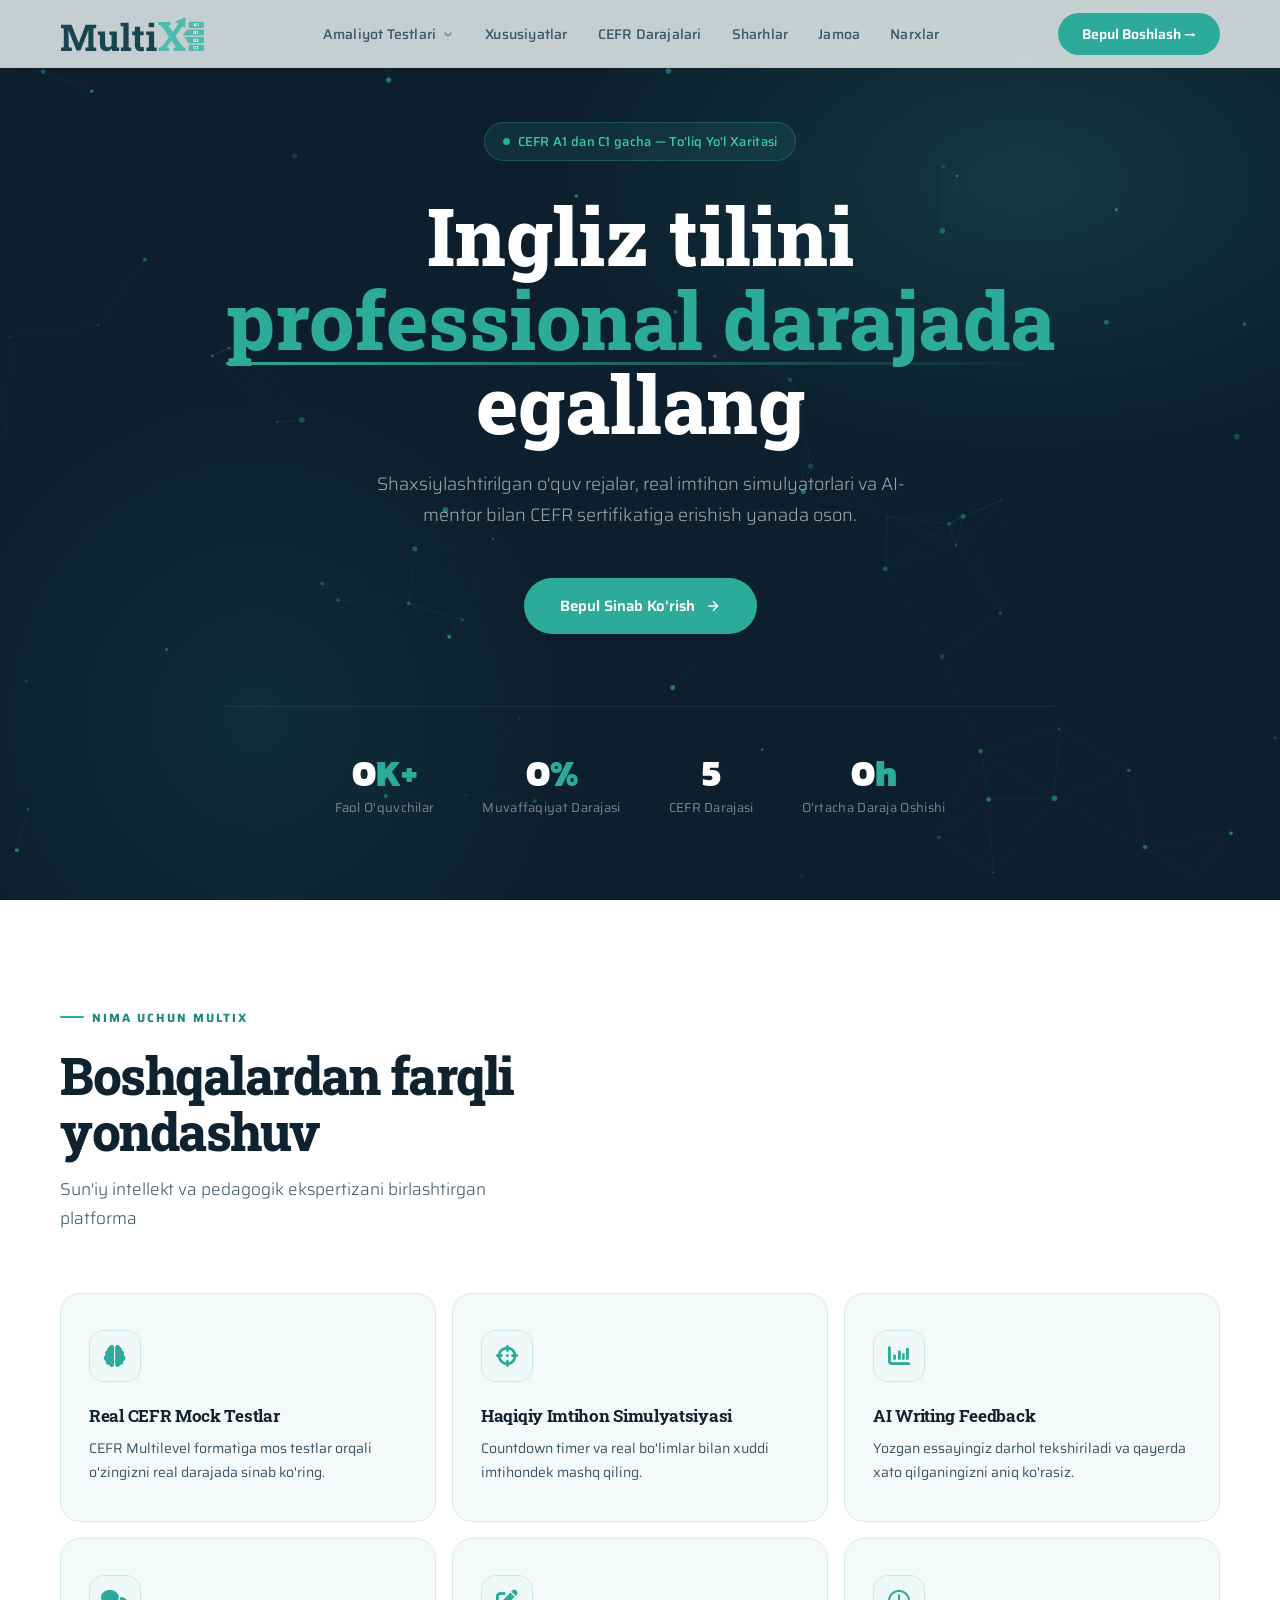
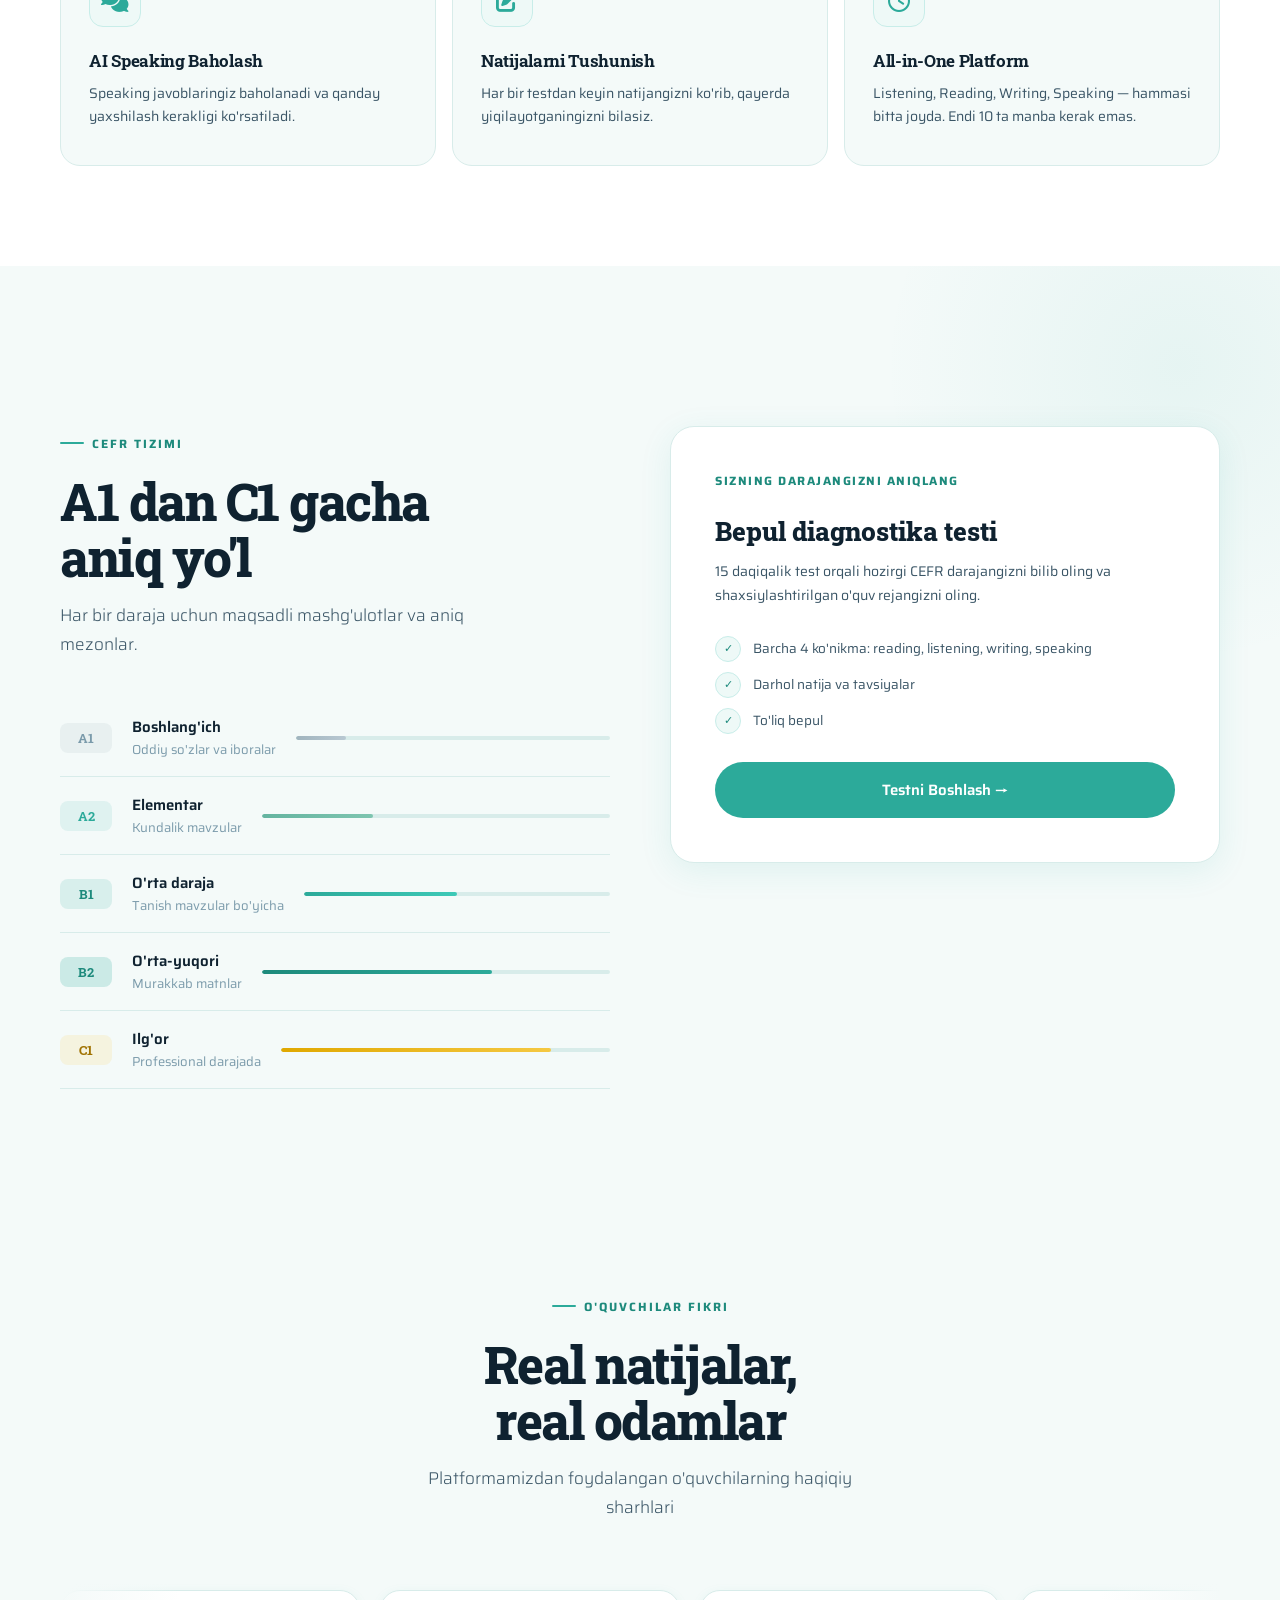
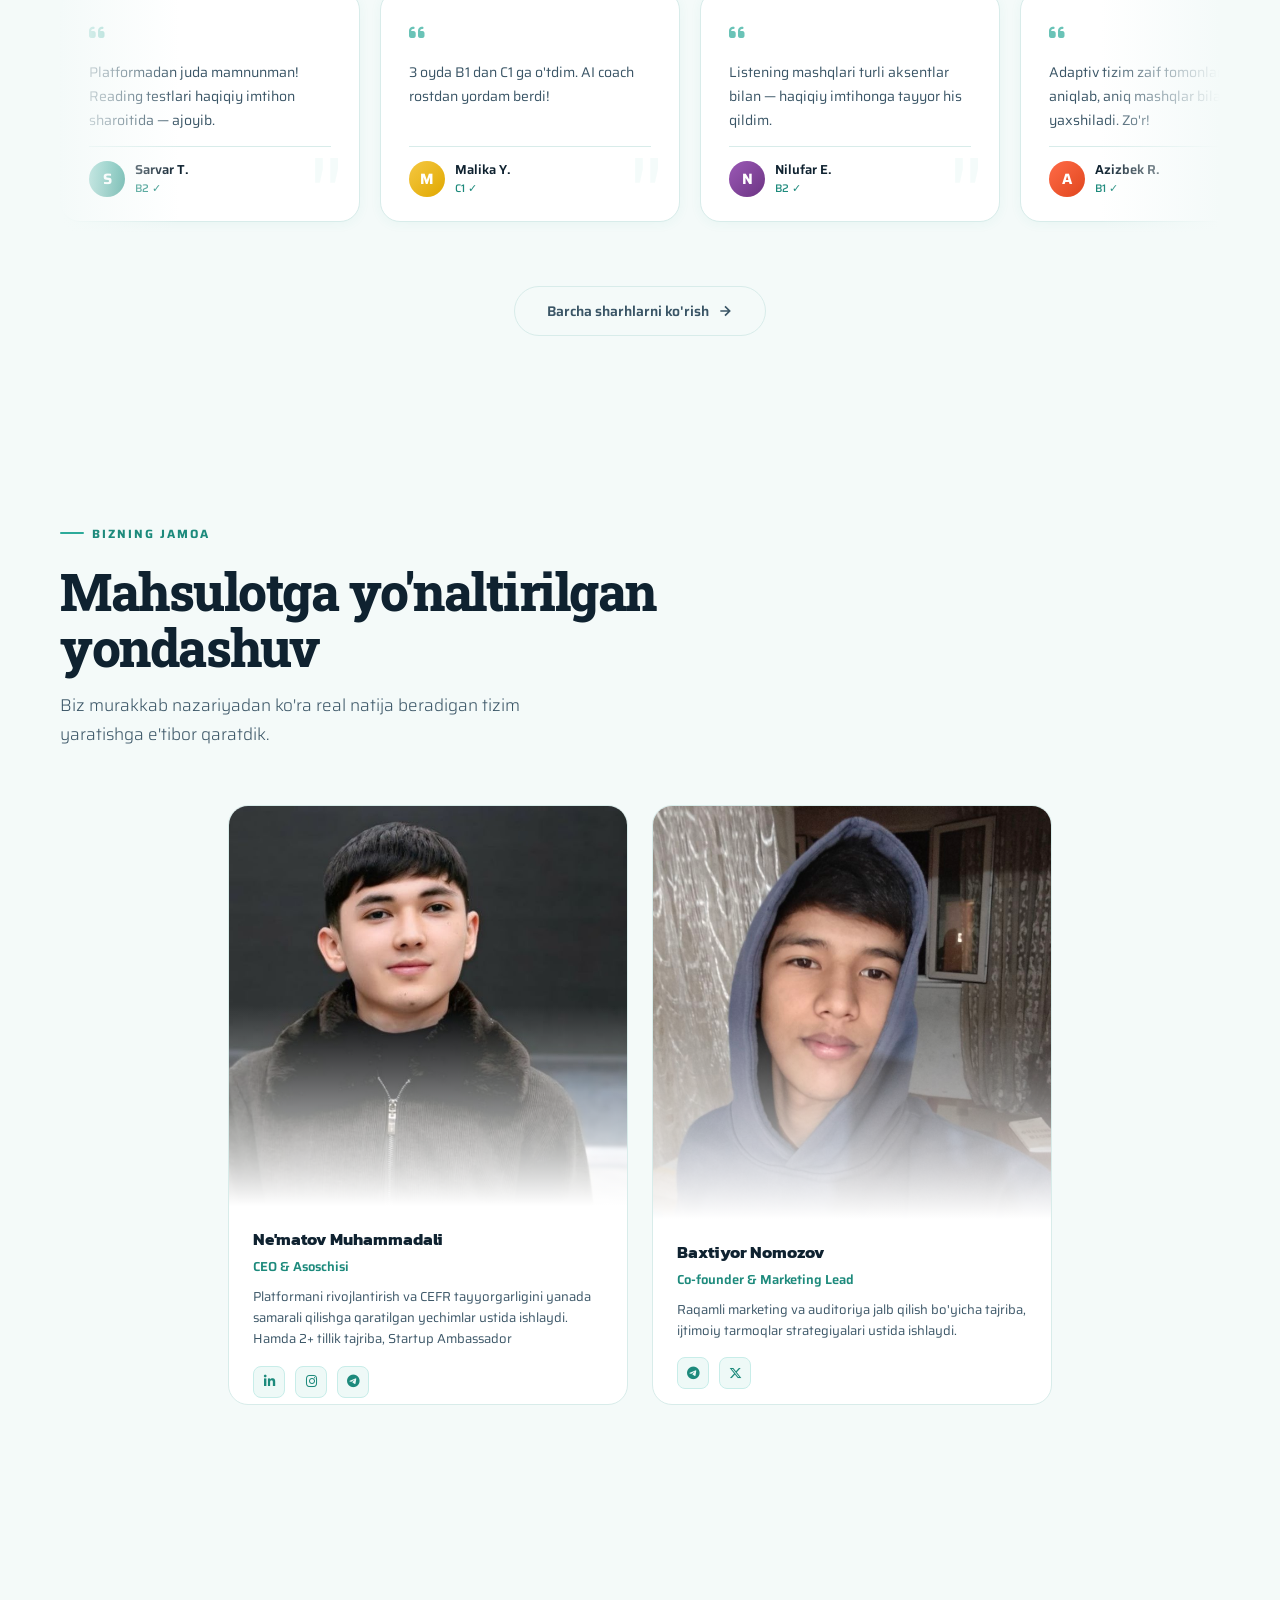
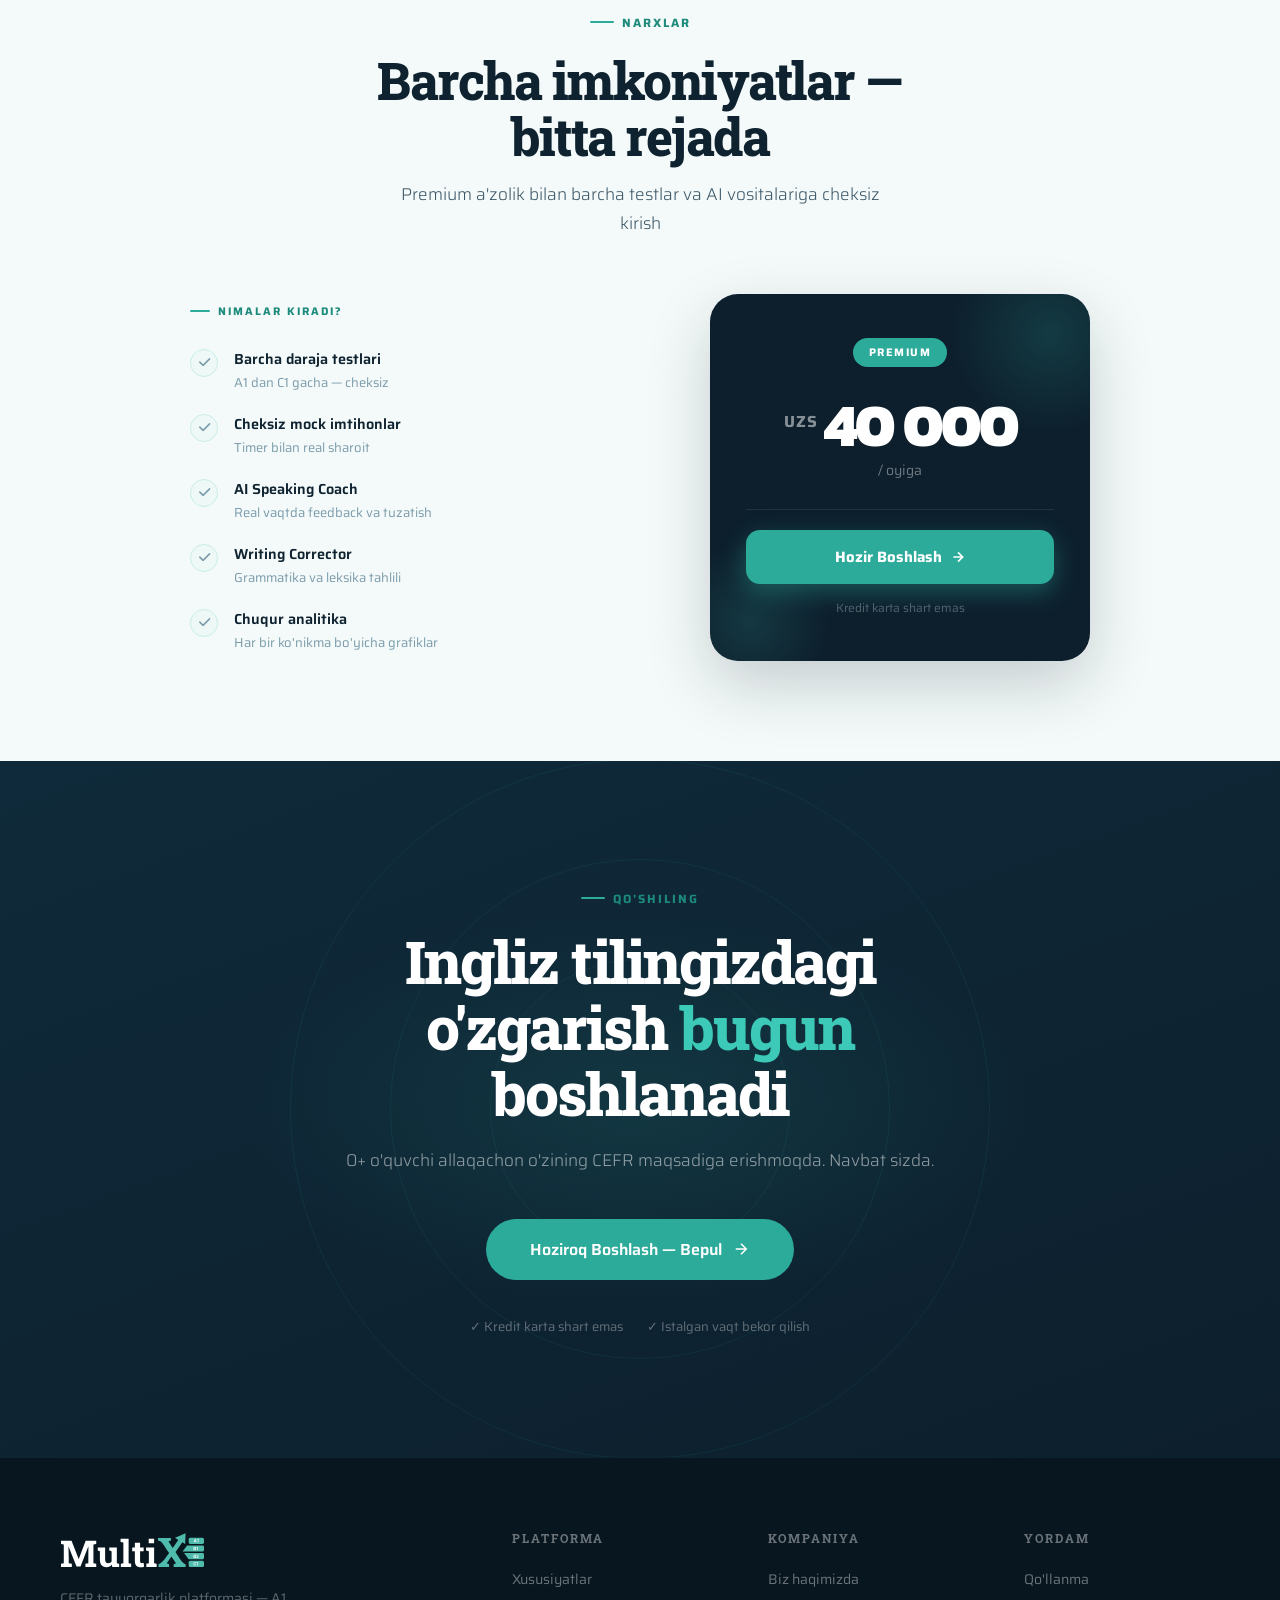
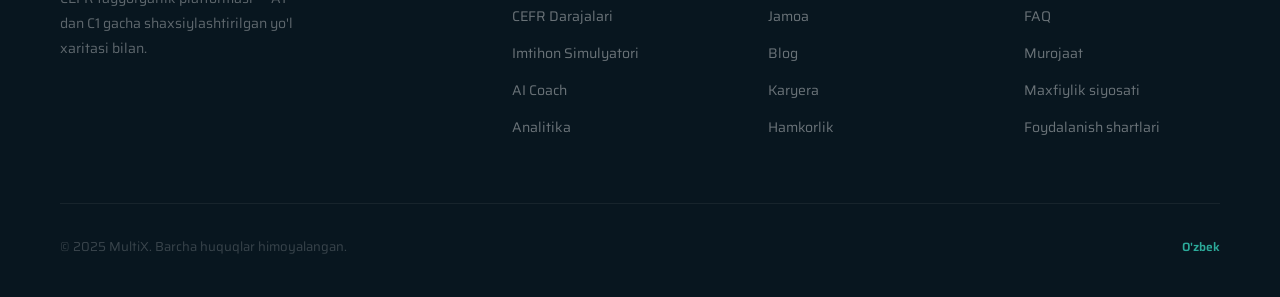
<file: index.html>
<!DOCTYPE html>
<html lang="uz">
<head>
<meta charset="UTF-8">
<meta name="viewport" content="width=device-width, initial-scale=1.0">
<title>MultiX — CEFR Tayyorgarlik Platformasi</title>
<link rel="stylesheet" href="./Static/main.css">
<link rel="icon" type="image/svg+xml" href="/frontend/Logo/Vector 1.svg" />
<link rel="stylesheet" href="https://cdnjs.cloudflare.com/ajax/libs/font-awesome/6.5.0/css/all.min.css" crossorigin="anonymous"/>
<link href="https://fonts.googleapis.com/css2?family=Saira:wght@300;400;500;600;700;800&family=Roboto+Slab:wght@700;800&family=Kanit:wght@700;800&display=swap" rel="stylesheet">
<style>
.mi-reading  { background:linear-gradient(135deg,#1a3a5c,#234d7a); color:#5bb8ff; }
.mi-writing  { background:linear-gradient(135deg,#1a3a2c,#23613e); color:#4ede8a; }
.mi-listen   { background:linear-gradient(135deg,#3a1a4d,#5c2878); color:#c47eff; }
.mi-speaking { background:linear-gradient(135deg,#3d2a14,#6b4820); color:#ffaa55; }
.mi-mock     { background:linear-gradient(135deg,#1d2f3a,#244155); color:#4ec8ff; }
.mi-vocab    { background:linear-gradient(135deg,#2a1a3a,#4a2860); color:#e07fff; }
</style>
</head>
<body>

<div class="cursor" id="cursor"></div>
<div class="cursor-ring" id="cursorRing"></div>

<nav id="mainNav">
  <img class="logo" src="./Logo/MultiX.svg" alt="">
  <ul class="nav-links">
    <li id="navPractice">
      <button class="nav-dropdown-trigger" onclick="toggleDropdown('navPractice')">
        Amaliyot Testlari
        <svg class="nav-chevron" viewBox="0 0 20 20" fill="none" stroke="currentColor" stroke-width="2.2"><path d="M5 8l5 5 5-5"/></svg>
      </button>
      <div class="mega-dropdown">
        <div class="mega-header">CEFR ko'nikmalar bo'yicha</div>
        <div class="mega-grid">
          <a href="./Pages/dashboard.html" class="mega-item">
            <span class="mega-icon mi-reading"><i class="fa-solid fa-book-open"></i></span>
            <span class="mega-text">
              <span class="mega-title">Reading Test <span class="mega-badge new">Faol</span></span>
              <span class="mega-desc">Akademik matnlarni o'qib, savollarga javob bering</span>
            </span>
          </a>
          <a href="#" class="mega-item locked">
            <span class="mega-icon mi-writing"><i class="fa-solid fa-pen-nib"></i></span>
            <span class="mega-text">
              <span class="mega-title">Writing Test <span class="mega-badge soon">Tez Kunda</span></span>
              <span class="mega-desc">Insholar yozing, AI tuzatsin va ball bersin</span>
            </span>
          </a>
          <a href="#" class="mega-item locked">
            <span class="mega-icon mi-listen"><i class="fa-solid fa-headphones-simple"></i></span>
            <span class="mega-text">
              <span class="mega-title">Listening Test <span class="mega-badge soon">Tez kunda</span></span>
              <span class="mega-desc">Real audio parchalari, turli aksentlar bilan</span>
            </span>
          </a>
          <a href="#" class="mega-item locked">
            <span class="mega-icon mi-speaking"><i class="fa-solid fa-microphone-lines"></i></span>
            <span class="mega-text">
              <span class="mega-title">Speaking Test <span class="mega-badge soon">Tez Kunda</span></span>
              <span class="mega-desc">AI suhbatdosh bilan real intervyu muhiti</span>
            </span>
          </a>
          <a href="#" class="mega-item locked">
            <span class="mega-icon mi-mock"><i class="fa-solid fa-circle-check"></i></span>
            <span class="mega-text">
              <span class="mega-title">To'liq Mock Imtihon <span class="mega-badge soon">Tez Kunda</span></span>
              <span class="mega-desc">Timer bilan haqiqiy imtihon sharoiti</span>
            </span>
          </a>
        </div>
      </div>
    </li>
    <li><a href="#features">Xususiyatlar</a></li>
    <li><a href="#levels">CEFR Darajalari</a></li>
    <li><a href="#testimonials">Sharhlar</a></li>
    <li><a href="#team">Jamoa</a></li>
    <li><a href="#plans">Narxlar</a></li>
  </ul>
  <a href="./Pages/auth.html" onclick="event.preventDefault(); goToAuth();" class="nav-cta">Bepul Boshlash →</a>
</nav>

<!-- HERO -->
<section class="hero" id="home">
  <div class="hero-gradient"></div>
  <canvas id="heroCanvas"></canvas>
  <div class="hero-content">
    <div class="hero-badge"><div class="badge-dot"></div>CEFR A1 dan C1 gacha — To'liq Yo'l Xaritasi</div>
    <h1>Ingliz tilini<br><span class="line-teal">professional darajada</span><br>egallang</h1>
    <p>Shaxsiylashtirilgan o'quv rejalar, real imtihon simulyatorlari va AI-mentor bilan CEFR sertifikatiga erishish yanada oson.</p>
    <div class="hero-actions">
      <a href="./Pages/auth.html" onclick="event.preventDefault(); goToAuth();" class="btn-primary">
        Bepul Sinab Ko'rish
        <svg width="16" height="16" viewBox="0 0 24 24" fill="none" stroke="currentColor" stroke-width="2"><path d="M5 12h14M12 5l7 7-7 7"/></svg>
      </a>
    </div>
    <div class="hero-stats">
      <div class="stat-item"><div class="stat-num">0<span>K+</span></div><div class="stat-label">Faol O'quvchilar</div></div>
      <div class="stat-item"><div class="stat-num">0<span>%</span></div><div class="stat-label">Muvaffaqiyat Darajasi</div></div>
      <div class="stat-item"><div class="stat-num">5</div><div class="stat-label">CEFR Darajasi</div></div>
      <div class="stat-item"><div class="stat-num">0<span>h</span></div><div class="stat-label">O'rtacha Daraja Oshishi</div></div>
    </div>
  </div>
</section>

<!-- FEATURES -->
<section class="features" id="features">
  <div class="container">
    <div class="reveal">
      <div class="section-tag">Nima uchun MultiX</div>
      <h2 class="section-title">Boshqalardan farqli<br>yondashuv</h2>
      <p class="section-sub">Sun'iy intellekt va pedagogik ekspertizani birlashtirgan platforma</p>
    </div>
    <div class="features-grid reveal">
      <div class="feature-card"><div class="feature-icon"><i style="color:#2caa9a" class="fa-solid fa-brain"></i></div><h3>Real CEFR Mock Testlar</h3><p>CEFR Multilevel formatiga mos testlar orqali o'zingizni real darajada sinab ko'ring.</p></div>
      <div class="feature-card"><div class="feature-icon"><i style="color:#2caa9a" class="fa-solid fa-crosshairs"></i></div><h3>Haqiqiy Imtihon Simulyatsiyasi</h3><p>Countdown timer va real bo'limlar bilan xuddi imtihondek mashq qiling.</p></div>
      <div class="feature-card"><div class="feature-icon"><i style="color:#2caa9a" class="fa-solid fa-chart-column"></i></div><h3>AI Writing Feedback</h3><p>Yozgan essayingiz darhol tekshiriladi va qayerda xato qilganingizni aniq ko'rasiz.</p></div>
      <div class="feature-card"><div class="feature-icon"><i style="color:#2caa9a" class="fa-solid fa-comments"></i></div><h3>AI Speaking Baholash</h3><p>Speaking javoblaringiz baholanadi va qanday yaxshilash kerakligi ko'rsatiladi.</p></div>
      <div class="feature-card"><div class="feature-icon"><i style="color:#2caa9a" class="fa-solid fa-pen-to-square"></i></div><h3>Natijalarni Tushunish</h3><p>Har bir testdan keyin natijangizni ko'rib, qayerda yiqilayotganingizni bilasiz.</p></div>
      <div class="feature-card"><div class="feature-icon"><i style="color:#2caa9a" class="fa-regular fa-clock"></i></div><h3>All-in-One Platform</h3><p>Listening, Reading, Writing, Speaking — hammasi bitta joyda. Endi 10 ta manba kerak emas.</p></div>
    </div>
  </div>
</section>

<!-- CEFR LEVELS -->
<section class="levels" id="levels">
  <div class="container">
    <div class="levels-flex">
      <div class="levels-left reveal">
        <div class="section-tag">CEFR Tizimi</div>
        <h2 class="section-title">A1 dan C1 gacha<br>aniq yo'l</h2>
        <p class="section-sub" style="margin-bottom:40px">Har bir daraja uchun maqsadli mashg'ulotlar va aniq mezonlar.</p>
        <div class="level-bar">
          <div class="level-badge" style="background:rgba(160,180,190,0.15);color:#7a9aaa">A1</div>
          <div><div class="level-name">Boshlang'ich</div><div class="level-desc">Oddiy so'zlar va iboralar</div></div>
          <div class="level-track"><div class="level-fill" style="width:16%;background:linear-gradient(90deg,#a0b4be,#b8c8d2)"></div></div>
        </div>
        <div class="level-bar">
          <div class="level-badge" style="background:rgba(44,170,154,0.1);color:#2caa9a">A2</div>
          <div><div class="level-name">Elementar</div><div class="level-desc">Kundalik mavzular</div></div>
          <div class="level-track"><div class="level-fill" style="width:32%;background:linear-gradient(90deg,#64b4a0,#7ec5b0)"></div></div>
        </div>
        <div class="level-bar">
          <div class="level-badge" style="background:rgba(44,170,154,0.14);color:#1d8a7c">B1</div>
          <div><div class="level-name">O'rta daraja</div><div class="level-desc">Tanish mavzular bo'yicha</div></div>
          <div class="level-track"><div class="level-fill" style="width:50%;background:linear-gradient(90deg,#2caa9a,#3dc9b7)"></div></div>
        </div>
        <div class="level-bar">
          <div class="level-badge" style="background:rgba(44,170,154,0.2);color:#1d8a7c">B2</div>
          <div><div class="level-name">O'rta-yuqori</div><div class="level-desc">Murakkab matnlar</div></div>
          <div class="level-track"><div class="level-fill" style="width:66%;background:linear-gradient(90deg,#1d8a7c,#2caa9a)"></div></div>
        </div>
        <div class="level-bar">
          <div class="level-badge" style="background:rgba(245,200,66,0.14);color:#a07200">C1</div>
          <div><div class="level-name">Ilg'or</div><div class="level-desc">Professional darajada</div></div>
          <div class="level-track"><div class="level-fill" style="width:82%;background:linear-gradient(90deg,#e0a800,#f5c842)"></div></div>
        </div>
      </div>
      <div class="levels-right reveal reveal-delay-2">
        <div style="background:#fff;border-radius:24px;padding:44px;border:1px solid #d8ecea;box-shadow:0 8px 32px rgba(44,170,154,0.1)">
          <div style="font-size:12px;color:#1d8a7c;font-weight:700;text-transform:uppercase;letter-spacing:1.5px;margin-bottom:24px">Sizning darajangizni aniqlang</div>
          <div style="font-family:'Roboto Slab',serif;font-size:26px;font-weight:800;margin-bottom:12px;color:#0f2230">Bepul diagnostika testi</div>
          <p style="font-size:14px;color:#3a5566;line-height:1.7;margin-bottom:28px">15 daqiqalik test orqali hozirgi CEFR darajangizni bilib oling va shaxsiylashtirilgan o'quv rejangizni oling.</p>
          <div style="display:flex;flex-direction:column;gap:10px;margin-bottom:28px">
            <div style="display:flex;align-items:center;gap:12px;font-size:13.5px;color:#3a5566"><div style="width:26px;height:26px;background:#eef9f7;border:1px solid #c8ede9;border-radius:50%;display:flex;align-items:center;justify-content:center;color:#1d8a7c;font-size:11px;flex-shrink:0">✓</div>Barcha 4 ko'nikma: reading, listening, writing, speaking</div>
            <div style="display:flex;align-items:center;gap:12px;font-size:13.5px;color:#3a5566"><div style="width:26px;height:26px;background:#eef9f7;border:1px solid #c8ede9;border-radius:50%;display:flex;align-items:center;justify-content:center;color:#1d8a7c;font-size:11px;flex-shrink:0">✓</div>Darhol natija va tavsiyalar</div>
            <div style="display:flex;align-items:center;gap:12px;font-size:13.5px;color:#3a5566"><div style="width:26px;height:26px;background:#eef9f7;border:1px solid #c8ede9;border-radius:50%;display:flex;align-items:center;justify-content:center;color:#1d8a7c;font-size:11px;flex-shrink:0">✓</div>To'liq bepul</div>
          </div>
          <a href="./Pages/auth.html" onclick="event.preventDefault(); goToAuth();"><button class="btn-primary" style="width:100%;justify-content:center;border:none;cursor:pointer">Testni Boshlash →</button></a>
        </div>
      </div>
    </div>
  </div>
</section>

<!-- ══ TESTIMONIALS — auto-scroll ticker ══ -->
<section class="testimonials" id="testimonials">
  <div class="container">
    <div class="reveal" style="text-align:center;margin-bottom:56px">
      <div class="section-tag" style="justify-content:center">O'quvchilar fikri</div>
      <h2 class="section-title">Real natijalar,<br>real odamlar</h2>
      <p class="section-sub" style="margin:0 auto">Platformamizdan foydalangan o'quvchilarning haqiqiy sharhlari</p>
    </div>
  </div>

  <!-- Ticker — JS to'ldiradi -->
  <div class="ticker-outer" id="tickerOuter">
    <div class="ticker-track" id="tickerTrack">
      <!-- JS injects here -->
    </div>
  </div>

  <div style="text-align:center;margin-top:44px">
    <a href="./Pages/reviews.html" class="testimonials-viewmore-btn">
      Barcha sharhlarni ko'rish
      <svg width="16" height="16" viewBox="0 0 24 24" fill="none" stroke="currentColor" stroke-width="2.5"><path d="M5 12h14M12 5l7 7-7 7"/></svg>
    </a>
  </div>
</section>

<!-- TEAM -->
<section class="team" id="team">
  <div class="container">
    <div class="reveal">
      <div class="section-tag">Bizning Jamoa</div>
      <h2 class="section-title">Mahsulotga yo'naltirilgan<br>yondashuv</h2>
      <p class="section-sub">Biz murakkab nazariyadan ko'ra real natija beradigan tizim yaratishga e'tibor qaratdik.</p>
    </div>
    <div class="team-grid">
      <div class="team-card reveal reveal-delay-1">
        <div class="team-img" style="background:linear-gradient(160deg,#d0ece9,#b8ddd8)"><img src="./team/MuhammadaliNematov.png" alt="Ne'matov Muhammadali"></div>
        <div class="team-info">
          <div class="team-name">Ne'matov Muhammadali</div>
          <div class="team-role">CEO &amp; Asoschisi</div>
          <div class="team-bio">Platformani rivojlantirish va CEFR tayyorgarligini yanada samarali qilishga qaratilgan yechimlar ustida ishlaydi. Hamda 2+ tillik tajriba, Startup Ambassador</div>
          <div class="team-socials"><a class="social-btn" href="https://www.linkedin.com/in/muhammadali-nematov"><i class="fa-brands fa-linkedin-in"></i></a><a class="social-btn" href="https://www.instagram.com/muhammadali.nematov_"><i class="fa-brands fa-instagram"></i></a><a class="social-btn" href="https://t.me/muhammadali_100"><i class="fa-brands fa-telegram"></i></a></div>
        </div>
      </div>
      <div class="team-card reveal reveal-delay-2">
        <div class="team-img" style="background:linear-gradient(160deg,#d0ece9,#b8ddd8)"><img src="./team/BaxtiyorNomozov.png" alt="Baxtiyor Nomozov"></div>
        <div class="team-info">
          <div class="team-name">Baxtiyor Nomozov</div>
          <div class="team-role">Co-founder &amp; Marketing Lead</div>
          <div class="team-bio">Raqamli marketing va auditoriya jalb qilish bo'yicha tajriba, ijtimoiy tarmoqlar strategiyalari ustida ishlaydi.</div>
          <div class="team-socials"><a class="social-btn" href="#"><i class="fa-brands fa-telegram"></i></a><a class="social-btn" href="#"><i class="fa-brands fa-x-twitter"></i></a></div>
        </div>
      </div>
    </div>
  </div>
</section>

<!-- PLANS -->
<section class="plans" id="plans">
  <div class="container">
    <div class="reveal" style="text-align:center">
      <div class="section-tag" style="justify-content:center">Narxlar</div>
      <h2 class="section-title">Barcha imkoniyatlar —<br>bitta rejada</h2>
      <p class="section-sub" style="margin:0 auto 56px">Premium a'zolik bilan barcha testlar va AI vositalariga cheksiz kirish</p>
    </div>

    <div class="plan-solo-wrap reveal">
      <div class="plan-solo-left">
        <div class="plan-solo-tag">Nimalar kiradi?</div>
        <ul class="plan-solo-features">
          <li><span class="psf-check"><i class="fa-solid fa-check"></i></span><div><strong>Barcha daraja testlari</strong><span>A1 dan C1 gacha — cheksiz</span></div></li>
          <li><span class="psf-check"><i class="fa-solid fa-check"></i></span><div><strong>Cheksiz mock imtihonlar</strong><span>Timer bilan real sharoit</span></div></li>
          <li><span class="psf-check"><i class="fa-solid fa-check"></i></span><div><strong>AI Speaking Coach</strong><span>Real vaqtda feedback va tuzatish</span></div></li>
          <li><span class="psf-check"><i class="fa-solid fa-check"></i></span><div><strong>Writing Corrector</strong><span>Grammatika va leksika tahlili</span></div></li>
          <li><span class="psf-check"><i class="fa-solid fa-check"></i></span><div><strong>Chuqur analitika</strong><span>Har bir ko'nikma bo'yicha grafiklar</span></div></li>
        </ul>
      </div>

      <div class="plan-solo-card">
        <div class="plan-solo-badge">Premium</div>
        <div class="plan-solo-price">
          <span class="psp-currency">UZS</span>
          <span class="psp-amount">40 000</span>
        </div>
        <div class="plan-solo-period">/ oyiga</div>
        <div class="plan-solo-divider"></div>
<!-- YANGI -->
<a href="#" onclick="event.preventDefault(); openPayment();" class="plan-solo-btn">
  Hozir Boshlash
  <svg width="16" height="16" viewBox="0 0 24 24" fill="none" stroke="currentColor" stroke-width="2.5"><path d="M5 12h14M12 5l7 7-7 7"/></svg>
</a>
        <p class="plan-solo-note">Kredit karta shart emas</p>
        <div class="psc-orb psc-orb-1"></div>
        <div class="psc-orb psc-orb-2"></div>
      </div>
    </div>
  </div>
</section>

<!-- CTA -->
<section class="cta-section" id="join">
  <div class="cta-rings">
    <div class="cta-ring" style="width:300px;height:300px;animation-delay:0s"></div>
    <div class="cta-ring" style="width:500px;height:500px;animation-delay:1.3s"></div>
    <div class="cta-ring" style="width:700px;height:700px;animation-delay:2.6s"></div>
  </div>
  <div class="cta-inner reveal">
    <div class="section-tag" style="justify-content:center">Qo'shiling</div>
    <h2>Ingliz tilingizdagi<br>o'zgarish <span style="color:#3dc9b7">bugun</span><br>boshlanadi</h2>
    <p>0+ o'quvchi allaqachon o'zining CEFR maqsadiga erishmoqda. Navbat sizda.</p>
    <div class="cta-btns">
      <a href="./Pages/auth.html" onclick="event.preventDefault(); goToAuth();" class="btn-primary" style="font-size:16px;padding:18px 44px">
        Hoziroq Boshlash — Bepul
        <svg width="18" height="18" viewBox="0 0 24 24" fill="none" stroke="currentColor" stroke-width="2"><path d="M5 12h14M12 5l7 7-7 7"/></svg>
      </a>
    </div>
    <div style="margin-top:36px;font-size:13px;color:rgba(255,255,255,0.35);display:flex;gap:24px;justify-content:center;flex-wrap:wrap">
      <span>✓ Kredit karta shart emas</span>
      <span>✓ Istalgan vaqt bekor qilish</span>
    </div>
  </div>
</section>

<!-- FOOTER -->
<footer>
  <div class="footer-top">
    <div class="footer-brand">
      <div class="logo" style="color:#fff"><img src="./Logo/MultiX_Light.svg" alt=""></div>
      <p>CEFR tayyorgarlik platformasi — A1 dan C1 gacha shaxsiylashtirilgan yo'l xaritasi bilan.</p>
    </div>
    <div class="footer-col"><h4>Platforma</h4><ul><li><a href="#">Xususiyatlar</a></li><li><a href="#">CEFR Darajalari</a></li><li><a href="#">Imtihon Simulyatori</a></li><li><a href="#">AI Coach</a></li><li><a href="#">Analitika</a></li></ul></div>
    <div class="footer-col"><h4>Kompaniya</h4><ul><li><a href="#">Biz haqimizda</a></li><li><a href="#">Jamoa</a></li><li><a href="#">Blog</a></li><li><a href="#">Karyera</a></li><li><a href="#">Hamkorlik</a></li></ul></div>
    <div class="footer-col"><h4>Yordam</h4><ul><li><a href="#">Qo'llanma</a></li><li><a href="#">FAQ</a></li><li><a href="#">Murojaat</a></li><li><a href="#">Maxfiylik siyosati</a></li><li><a href="#">Foydalanish shartlari</a></li></ul></div>
  </div>
  <div class="footer-bottom">
    <div class="footer-copy">© 2025 MultiX. Barcha huquqlar himoyalangan.</div>
    <div class="footer-langs">
      <button class="lang-btn active">O'zbek</button>
    </div>
  </div>
</footer>

<!-- PAYMENT MODAL -->
<div id="paymentModal" style="display:none; position:fixed; inset:0; z-index:9999; background:rgba(13,31,45,0.7); backdrop-filter:blur(6px); align-items:center; justify-content:center;">
  <div style="background:#fff; border-radius:24px; padding:44px 40px; max-width:480px; width:90%; position:relative; box-shadow:0 32px 80px rgba(0,0,0,0.2); animation: fadeUp 0.35s ease both;">
    <button onclick="closePayment()" style="position:absolute; top:18px; right:20px; background:none; border:none; font-size:20px; color:#7a9aaa; cursor:pointer;">
      <i class="fa-solid fa-xmark"></i>
    </button>

    <div style="text-align:center; margin-bottom:28px;">
      <div style="width:56px; height:56px; background:linear-gradient(135deg,#2caa9a,#1d8a7c); border-radius:16px; display:flex; align-items:center; justify-content:center; margin:0 auto 16px; font-size:24px; color:#fff;">
        <i class="fa-solid fa-crown"></i>
      </div>
      <h2 style="font-family:'Roboto Slab',serif; font-size:22px; font-weight:800; color:#0f2230; margin-bottom:8px;">Premium A'zolik</h2>
      <div style="font-size:28px; font-weight:800; font-family:'Kanit',sans-serif; color:#2caa9a;">UZS 40 000 <span style="font-size:15px; color:#7a9aaa; font-weight:500;">/ oyiga</span></div>
    </div>

    <!-- YANGI -->
<div style="background:#f4faf9; border:1px solid #d8ecea; border-radius:16px; padding:20px 22px; margin-bottom:24px;">
  <div style="font-size:12px; font-weight:700; color:#1d8a7c; letter-spacing:1.5px; text-transform:uppercase; margin-bottom:14px;">To'lov rekvizitlari</div>

  <!-- Karta raqami -->
  <div style="background:#fff; border:1.5px solid #d8ecea; border-radius:12px; padding:14px 16px; margin-bottom:10px;">
    <div style="font-size:11px; color:#7a9aaa; font-weight:600; margin-bottom:6px; text-transform:uppercase; letter-spacing:1px;">Karta raqami</div>
    <div style="display:flex; align-items:center; justify-content:space-between; gap:10px;">
      <span id="cardNumber" style="font-family:'Kanit',sans-serif; font-size:18px; font-weight:700; color:#0f2230; letter-spacing:2px;">9860 1201 3511 5240</span>
      <button onclick="copyCard('cardNumber', this)" style="background:#eef9f7; border:1px solid #c8ede9; border-radius:8px; padding:6px 12px; font-size:12px; font-weight:600; color:#1d8a7c; cursor:pointer; display:flex; align-items:center; gap:5px; white-space:nowrap; transition:all 0.2s;">
        <i class="fa-regular fa-copy"></i> Nusxalash
      </button>
    </div>
  </div>

  <!-- Karta egasi -->
  <div style="background:#fff; border:1.5px solid #d8ecea; border-radius:12px; padding:14px 16px; margin-bottom:16px;">
    <div style="font-size:11px; color:#7a9aaa; font-weight:600; margin-bottom:6px; text-transform:uppercase; letter-spacing:1px;">Karta egasi</div>
    <div style="display:flex; align-items:center; justify-content:space-between; gap:10px;">
      <span id="cardOwner" style="font-size:15px; font-weight:700; color:#0f2230;">GULLOLA NARZULLAEVA</span>
      <button onclick="copyCard('cardOwner', this)" style="background:#eef9f7; border:1px solid #c8ede9; border-radius:8px; padding:6px 12px; font-size:12px; font-weight:600; color:#1d8a7c; cursor:pointer; display:flex; align-items:center; gap:5px; white-space:nowrap; transition:all 0.2s;">
        <i class="fa-regular fa-copy"></i> Nusxalash
      </button>
    </div>
  </div>

  <!-- Qadamlar -->
  <div style="display:flex; flex-direction:column; gap:8px;">
    <div style="display:flex; align-items:center; gap:10px; font-size:13px; color:#3a5566;">
      <div style="width:22px; height:22px; background:#2caa9a; border-radius:50%; display:flex; align-items:center; justify-content:center; color:#fff; font-size:10px; font-weight:700; flex-shrink:0;">1</div>
      Yuqoridagi kartaga 40 000 UZS o'tkazing
    </div>
    <div style="display:flex; align-items:center; gap:10px; font-size:13px; color:#3a5566;">
      <div style="width:22px; height:22px; background:#2caa9a; border-radius:50%; display:flex; align-items:center; justify-content:center; color:#fff; font-size:10px; font-weight:700; flex-shrink:0;">2</div>
      Chek rasmini Telegram ga yuboring
    </div>
    <div style="display:flex; align-items:center; gap:10px; font-size:13px; color:#3a5566;">
      <div style="width:22px; height:22px; background:#2caa9a; border-radius:50%; display:flex; align-items:center; justify-content:center; color:#fff; font-size:10px; font-weight:700; flex-shrink:0;">3</div>
      Bir necha daqiqada Premium faollashtiriladi
    </div>
  </div>
</div>

    <a id="paymentTelegramBtn" href="#" target="_blank"
      style="display:flex; align-items:center; justify-content:center; gap:10px; width:100%; padding:15px; border-radius:14px; background:linear-gradient(135deg,#2196f3,#1565c0); color:#fff; font-family:'Saira',sans-serif; font-size:15px; font-weight:700; text-decoration:none; transition:all 0.3s; box-shadow:0 8px 24px rgba(33,150,243,0.3);">
      <i class="fa-brands fa-telegram" style="font-size:20px;"></i>
      Telegram orqali to'lash
    </a>
    <p style="text-align:center; margin-top:12px; font-size:12px; color:#7a9aaa;">
      <i class="fa-solid fa-shield-halved" style="color:#2caa9a;"></i>
      Xavfsiz va tez — 5 daqiqada faol
    </p>
  </div>
</div>

<script>
/* ══ AUTH LINKS ══ */
function goToAuth() {
    const token = localStorage.getItem('cp_token');
    if (token) {
        window.location.href = './Pages/dashboard.html';
    } else {
        window.location.href = './Pages/auth.html';
    }
}

/* ══ PAYMENT MODAL ══ */
const TELEGRAM_BOT = 'https://t.me/muhammadali_100'; // ← Telegram linkingizni shu yerga yozing

// YANGI
function openPayment() {
    const modal = document.getElementById('paymentModal');
    const tgBtn = document.getElementById('paymentTelegramBtn');

    const user = sessionStorage.getItem('cp_user');
    let tgLink = TELEGRAM_BOT;
    if (user) {
        try {
            const u = JSON.parse(user);
            tgLink = `${TELEGRAM_BOT}?start=premium_${u.id || ''}`;
        } catch(e) {}
    }
    tgBtn.href = tgLink;

    modal.style.display = 'flex';
    document.body.style.overflow = 'hidden';
}
function closePayment() {
    document.getElementById('paymentModal').style.display = 'none';
    document.body.style.overflow = '';
}

function copyCard(elId, btn) {
    const text = document.getElementById(elId).textContent.replace(/\s+/g, ' ').trim();
    navigator.clipboard.writeText(text).then(() => {
        const orig = btn.innerHTML;
        btn.innerHTML = '<i class="fa-solid fa-check"></i> Nusxalandi!';
        btn.style.background = '#2caa9a';
        btn.style.color = '#fff';
        btn.style.borderColor = '#2caa9a';
        setTimeout(() => {
            btn.innerHTML = orig;
            btn.style.background = '';
            btn.style.color = '';
            btn.style.borderColor = '';
        }, 2000);
    });
}

// Modal tashqarisiga bosilsa yopilsin
document.getElementById('paymentModal').addEventListener('click', function(e) {
    if (e.target === this) closePayment();
});

/* ══ AUTH REDIRECT ══ */
(function checkAuth() {
    const token = localStorage.getItem('cp_token');
    if (!token) return;
    
    fetch('https://api.multx.uz/auth/me', {
        headers: { 'Authorization': `Bearer ${token}` }
    })
    .then(res => {
        if (res.ok) window.location.replace('./Pages/dashboard.html');
        else localStorage.removeItem('cp_token');
    })
    .catch(() => {});
})();

// Auth dan qaytib kelganda payment modal ochish
if (sessionStorage.getItem('cp_open_payment') === 'true') {
    sessionStorage.removeItem('cp_open_payment');
    // Sahifa to'liq yuklanganidan keyin ochish
    window.addEventListener('load', () => setTimeout(openPayment, 600));
}

/* ══ CURSOR ══ */
const cursor = document.getElementById('cursor');
const ring   = document.getElementById('cursorRing');
let mx=0, my=0, rx=0, ry=0;
document.addEventListener('mousemove', e => { mx=e.clientX; my=e.clientY; cursor.style.left=mx+'px'; cursor.style.top=my+'px'; });
(function animateRing(){ rx+=(mx-rx)*.1; ry+=(my-ry)*.1; ring.style.left=rx+'px'; ring.style.top=ry+'px'; requestAnimationFrame(animateRing); })();
const hoverEls='a,button,.feature-card,.tcard,.team-card,.plan-card,.level-bar,.mega-item,.tik-card';
document.querySelectorAll(hoverEls).forEach(el=>{ el.addEventListener('mouseenter',()=>{ cursor.classList.add('hover'); ring.classList.add('hover'); }); el.addEventListener('mouseleave',()=>{ cursor.classList.remove('hover'); ring.classList.remove('hover'); }); });
document.addEventListener('mousedown',()=>ring.classList.add('clicking'));
document.addEventListener('mouseup',()=>ring.classList.remove('clicking'));

/* ══ DROPDOWN ══ */
function toggleDropdown(id){ const li=document.getElementById(id); const isOpen=li.classList.contains('open'); document.querySelectorAll('.nav-links > li').forEach(l=>l.classList.remove('open')); if(!isOpen) li.classList.add('open'); }
document.addEventListener('click',e=>{ if(!e.target.closest('.nav-links')) document.querySelectorAll('.nav-links > li').forEach(l=>l.classList.remove('open')); });

/* ══ HERO CANVAS ══ */
const canvas=document.getElementById('heroCanvas'); const ctx=canvas.getContext('2d');
function resize(){ canvas.width=canvas.offsetWidth; canvas.height=canvas.offsetHeight; }
resize(); window.addEventListener('resize',resize);
let mouse={x:window.innerWidth/2,y:window.innerHeight/2};
canvas.parentElement.addEventListener('mousemove',e=>{ const r=canvas.getBoundingClientRect(); mouse.x=e.clientX-r.left; mouse.y=e.clientY-r.top; });
const nodes=Array.from({length:80},()=>({ x:Math.random()*window.innerWidth, y:Math.random()*window.innerHeight, vx:(Math.random()-.5)*.4, vy:(Math.random()-.5)*.4, r:Math.random()*2.5+.5, op:Math.random()*.5+.2 }));
(function draw(){ ctx.clearRect(0,0,canvas.width,canvas.height); nodes.forEach(n=>{ n.x+=n.vx; n.y+=n.vy; const dx=n.x-mouse.x,dy=n.y-mouse.y,d=Math.hypot(dx,dy); if(d<120){const f=(120-d)/120; n.vx+=(dx/d)*f*.4; n.vy+=(dy/d)*f*.4;} if(Math.hypot(n.vx,n.vy)>1.5){n.vx*=.95;n.vy*=.95;} n.vx*=.99; n.vy*=.99; if(n.x<0||n.x>canvas.width) n.vx*=-1; if(n.y<0||n.y>canvas.height) n.vy*=-1; n.x=Math.max(0,Math.min(canvas.width,n.x)); n.y=Math.max(0,Math.min(canvas.height,n.y)); }); for(let i=0;i<nodes.length;i++) for(let j=i+1;j<nodes.length;j++){ const a=nodes[i],b=nodes[j],d=Math.hypot(a.x-b.x,a.y-b.y); if(d<140){ctx.beginPath();ctx.strokeStyle=`rgba(44,170,154,${(1-d/140)*.18})`;ctx.lineWidth=.8;ctx.moveTo(a.x,a.y);ctx.lineTo(b.x,b.y);ctx.stroke();} } nodes.forEach(n=>{ const d=Math.hypot(n.x-mouse.x,n.y-mouse.y),glow=d<120?1-d/120:0; ctx.beginPath();ctx.arc(n.x,n.y,n.r+glow*2,0,Math.PI*2); ctx.fillStyle=`rgba(44,170,154,${n.op+glow*.4})`;ctx.fill(); if(glow>.3){ctx.beginPath();ctx.arc(n.x,n.y,n.r+6,0,Math.PI*2);ctx.fillStyle=`rgba(44,170,154,${glow*.08})`;ctx.fill();} }); requestAnimationFrame(draw); })();

/* ══ SCROLL REVEAL ══ */
const ro=new IntersectionObserver(entries=>entries.forEach(e=>{ if(e.isIntersecting) e.target.classList.add('visible'); }),{threshold:.12});
document.querySelectorAll('.reveal').forEach(el=>ro.observe(el));

/* ══ NAV SCROLL ══ */
window.addEventListener('scroll',()=>document.getElementById('mainNav').classList.toggle('scrolled',window.scrollY>60));

/* ══ SMOOTH SCROLL ══ */
document.querySelectorAll('a[href^="#"]').forEach(a=>a.addEventListener('click',e=>{ const t=document.querySelector(a.getAttribute('href')); if(t){e.preventDefault();t.scrollIntoView({behavior:'smooth'});} }));

/* ══ TESTIMONIALS TICKER ══ */
(async function initTicker(){
  const API = 'https://api.multx.uz';
  const track = document.getElementById('tickerTrack');
  const outer  = document.getElementById('tickerOuter');

  // ── 5 ta demo sharh (har doim ko'rinadi) ──
  const DEMO = [
    { user_name: 'Sarvar T.',  level: 'B2', message: "Platformadan juda mamnunman! Reading testlari haqiqiy imtihon sharoitida — ajoyib.",          rating: 5 },
    { user_name: 'Malika Y.',  level: 'C1', message: "3 oyda B1 dan C1 ga o'tdim. AI coach rostdan yordam berdi!",                                    rating: 5 },
    { user_name: 'Nilufar E.', level: 'B2', message: "Listening mashqlari turli aksentlar bilan — haqiqiy imtihonga tayyor his qildim.",              rating: 5 },
    { user_name: 'Azizbek R.', level: 'B1', message: "Adaptiv tizim zaif tomonlarimni aniqlab, aniq mashqlar bilan yaxshiladi. Zo'r!",               rating: 5 },
    { user_name: 'Jasur M.',   level: 'C1', message: "Writing corrector esselarimni ancha yaxshiladi. Ustoz o'rnini bosdi desam bo'ladi.",            rating: 5 },
    { user_name: 'Dilnoza K.', level: 'B2', message: "A2 dan boshlagan edim, endi C1 testiga tayyorlanaman. Reja aniq, progress ko'rinib turibdi!",  rating: 5 },
  ];

  const COLORS = [
    'linear-gradient(135deg,#2caa9a,#1d8a7c)',
    'linear-gradient(135deg,#f5c842,#e0a800)',
    'linear-gradient(135deg,#9b59b6,#6c3483)',
    'linear-gradient(135deg,#ff6b47,#e0461e)',
    'linear-gradient(135deg,#27ae60,#1e8449)',
    'linear-gradient(135deg,#3498db,#1a5276)',
    'linear-gradient(135deg,#e74c3c,#c0392b)',
    'linear-gradient(135deg,#1abc9c,#16a085)',
  ];

  // Kartochka HTML yaratish
  function makeCard(fb, colorIdx) {
    const initial = (fb.user_name || 'A').charAt(0).toUpperCase();
    const role    = fb.level
      ? `<div class="tik-role">${fb.level} ✓</div>`
      : (fb.rating ? `<div class="tik-role">${'★'.repeat(fb.rating)}${'☆'.repeat(5 - fb.rating)}</div>` : '<div class="tik-role">MultiX o\'quvchisi</div>');
    return `
      <div class="tik-card">
        <div class="tik-quote"><i class="fa-solid fa-quote-left"></i></div>
        <p class="tik-text">${fb.message}</p>
        <div class="tik-author">
          <div class="tik-avatar" style="background:${COLORS[colorIdx % COLORS.length]}">${initial}</div>
          <div>
            <div class="tik-name">${fb.user_name || 'Anonymous'}</div>
            ${role}
          </div>
        </div>
      </div>`;
  }

  // Real approve qilingan sharhlarni olish
  let realReviews = [];
  try {
    const res = await fetch(`${API}/feedback/approved`);
    if (res.ok) realReviews = await res.json();
  } catch(e) { /* API ishlamasa demo bilan davom etamiz */ }

  // Demo + real, jami max 20 ta
  const combined = [...DEMO, ...realReviews].slice(0, 20);

  // Kartochkalarni render qilish
  track.innerHTML = combined.map((fb, i) => makeCard(fb, i)).join('');

  // Cheksiz loop uchun ikki marta dublikat
  track.innerHTML += track.innerHTML;

  // Hover: to'xtatish
  outer.addEventListener('mouseenter', () => track.style.animationPlayState = 'paused');
  outer.addEventListener('mouseleave', () => track.style.animationPlayState = 'running');
})();
</script>
</body>
</html>
</file>
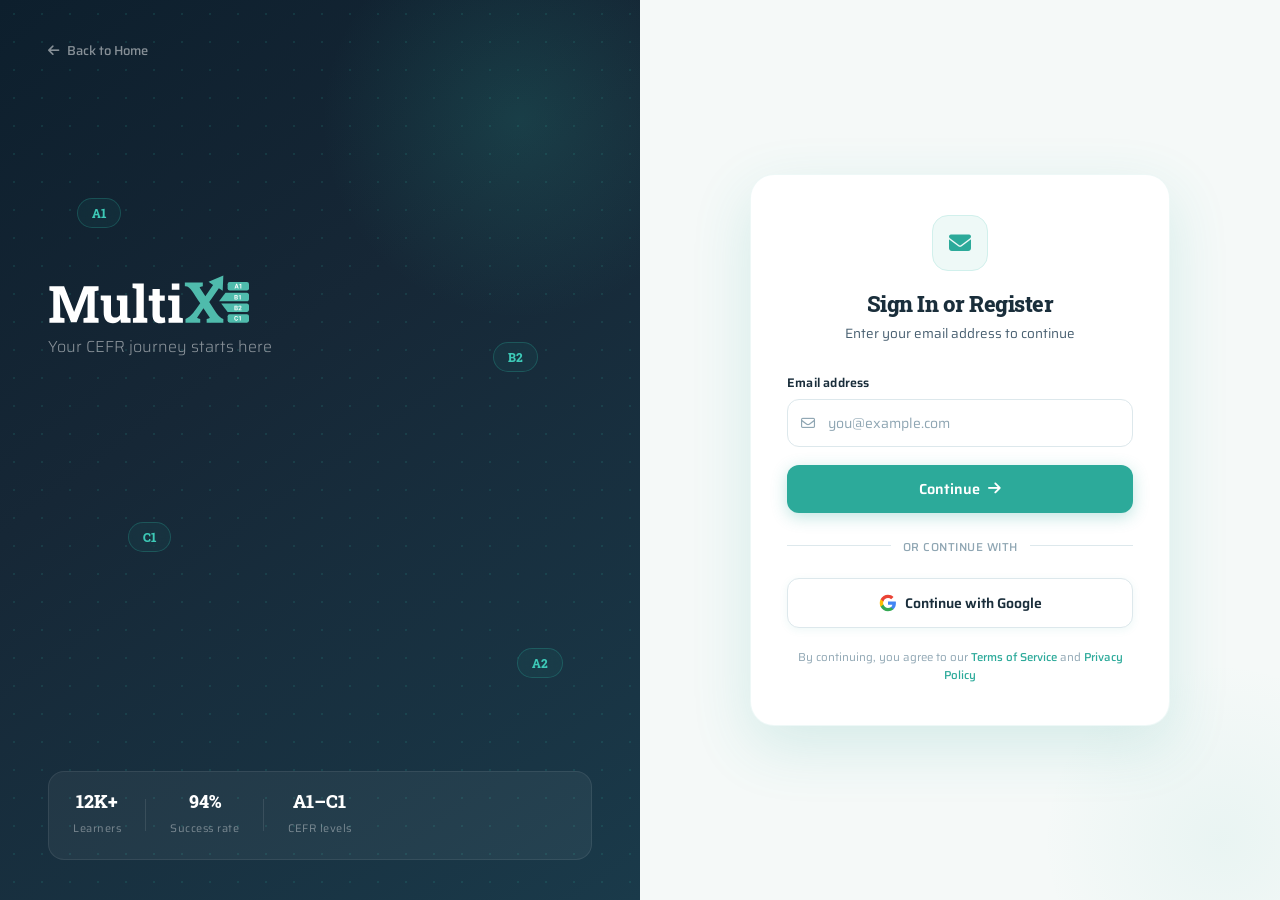
<file: Pages/auth.html>
<!DOCTYPE html>
<html lang="en">
<head>
<meta charset="UTF-8">
<meta name="viewport" content="width=device-width, initial-scale=1.0">
<title>MultiX — Sign In</title>
<link rel="stylesheet" href="../Static/auth.css">
<link rel="icon" type="image/svg+xml" href="/frontend/Logo/Vector 1.svg" />
<link href="https://fonts.googleapis.com/css2?family=Saira:wght@300;400;500;600;700;800&family=Roboto+Slab:wght@700;800&display=swap" rel="stylesheet">
<link rel="stylesheet" href="https://cdnjs.cloudflare.com/ajax/libs/font-awesome/6.5.0/css/all.min.css" crossorigin="anonymous"/>
</head>
<body>

<!-- SPLIT LAYOUT -->
<div class="auth-layout">

  <!-- LEFT PANEL — decorative -->
  <div class="auth-left">
    <div class="al-inner">
      <a href="../index.html" class="al-back">
        <i class="fa-solid fa-arrow-left"></i> Back to Home
      </a>

      <div class="al-brand">
          <img src="../Logo/MultiX_Light.svg" alt="MultiX Logo" class="al-logo">
        <p class="al-tagline">Your CEFR journey starts here</p>
      </div>

      <!-- floating level badges -->
      <div class="level-float lf-1">A1</div>
      <div class="level-float lf-2">B2</div>
      <div class="level-float lf-3">C1</div>
      <div class="level-float lf-4">A2</div>

      <!-- bottom stat strip -->
      <div class="al-stats">
        <div class="al-stat">
          <span class="al-stat-num">12K+</span>
          <span class="al-stat-label">Learners</span>
        </div>
        <div class="al-stat-divider"></div>
        <div class="al-stat">
          <span class="al-stat-num">94%</span>
          <span class="al-stat-label">Success rate</span>
        </div>
        <div class="al-stat-divider"></div>
        <div class="al-stat">
          <span class="al-stat-num">A1–C1</span>
          <span class="al-stat-label">CEFR levels</span>
        </div>
      </div>
    </div>
  </div>

  <!-- RIGHT PANEL — form area -->
  <div class="auth-right">
    <div class="ar-wrap">

      <!-- ── STEP 1: Email ── -->
      <div class="auth-card" id="step-email">
        <div class="ac-head">
          <div class="ac-icon"><i class="fa-solid fa-envelope"></i></div>
          <h2>Sign In or Register</h2>
          <p>Enter your email address to continue</p>
        </div>

        <div class="ac-body">
          <div class="field-group">
            <label class="field-label">Email address</label>
            <div class="field-wrap">
              <i class="fa-regular fa-envelope field-icon"></i>
              <input type="email" id="emailInput" class="field-input" placeholder="you@example.com" autocomplete="email">
            </div>
          </div>

          <button class="auth-btn primary" onclick="goToOTP()">
            Continue <i class="fa-solid fa-arrow-right"></i>
          </button>

          <div class="or-divider"><span>or continue with</span></div>

          <button class="auth-btn google" onclick="handleGoogle()">
            <svg width="18" height="18" viewBox="0 0 24 24"><path fill="#4285F4" d="M22.56 12.25c0-.78-.07-1.53-.2-2.25H12v4.26h5.92c-.26 1.37-1.04 2.53-2.21 3.31v2.77h3.57c2.08-1.92 3.28-4.74 3.28-8.09z"/><path fill="#34A853" d="M12 23c2.97 0 5.46-.98 7.28-2.66l-3.57-2.77c-.98.66-2.23 1.06-3.71 1.06-2.86 0-5.29-1.93-6.16-4.53H2.18v2.84C3.99 20.53 7.7 23 12 23z"/><path fill="#FBBC05" d="M5.84 14.09c-.22-.66-.35-1.36-.35-2.09s.13-1.43.35-2.09V7.07H2.18C1.43 8.55 1 10.22 1 12s.43 3.45 1.18 4.93l3.66-2.84z"/><path fill="#EA4335" d="M12 5.38c1.62 0 3.06.56 4.21 1.64l3.15-3.15C17.45 2.09 14.97 1 12 1 7.7 1 3.99 3.47 2.18 7.07l3.66 2.84c.87-2.6 3.3-4.53 6.16-4.53z"/></svg>
            Continue with Google
          </button>
        </div>

        <p class="ac-terms">By continuing, you agree to our <a href="#">Terms of Service</a> and <a href="#">Privacy Policy</a></p>
      </div>

      <!-- ── STEP 2: OTP Verify ── -->
      <div class="auth-card hidden" id="step-otp">
        <button class="ac-back-btn" onclick="goBack('step-email')">
          <i class="fa-solid fa-arrow-left"></i> Back
        </button>
        <div class="ac-head">
          <div class="ac-icon ac-icon-otp"><i class="fa-solid fa-shield-halved"></i></div>
          <h2>Verify Your Email</h2>
          <p>We sent a 6-digit code to <strong id="otpEmailDisplay"></strong></p>
        </div>

        <div class="ac-body">
          <div class="field-group">
            <label class="field-label">Verification Code</label>
            <div class="otp-row">
              <input class="otp-box" maxlength="1" type="text" inputmode="numeric" pattern="[0-9]">
              <input class="otp-box" maxlength="1" type="text" inputmode="numeric" pattern="[0-9]">
              <input class="otp-box" maxlength="1" type="text" inputmode="numeric" pattern="[0-9]">
              <input class="otp-box" maxlength="1" type="text" inputmode="numeric" pattern="[0-9]">
              <input class="otp-box" maxlength="1" type="text" inputmode="numeric" pattern="[0-9]">
              <input class="otp-box" maxlength="1" type="text" inputmode="numeric" pattern="[0-9]">
            </div>
            <p class="otp-hint">Check your inbox — the code expires in 10 minutes</p>
          </div>

          <button class="auth-btn primary" id="verifyBtn" onclick="goToRegister()">
            Verify Code <i class="fa-solid fa-check"></i>
          </button>

          <div class="resend-row">
            <span id="resendTimer" class="resend-timer">Resend code in <strong id="timerCount">60</strong>s</span>
            <button id="resendBtn" class="resend-btn hidden" onclick="resendCode()">Resend code</button>
          </div>
        </div>
      </div>

      <!-- ── STEP 3: Complete Registration ── -->
      <div class="auth-card hidden" id="step-register">
        <button class="ac-back-btn" onclick="goBack('step-otp')">
          <i class="fa-solid fa-arrow-left"></i> Back
        </button>
        <div class="ac-head">
          <div class="ac-icon ac-icon-reg"><i class="fa-solid fa-user-pen"></i></div>
          <h2>Complete Registration</h2>
          <p>Just a few more details to set up your account</p>
        </div>

        <div class="ac-body">
          <div class="field-row">
            <div class="field-group">
              <label class="field-label">First Name</label>
              <div class="field-wrap">
                <i class="fa-regular fa-user field-icon"></i>
                <input type="text" class="field-input" placeholder="John">
              </div>
            </div>
            <div class="field-group">
              <label class="field-label">Last Name</label>
              <div class="field-wrap">
                <i class="fa-regular fa-user field-icon"></i>
                <input type="text" class="field-input" placeholder="Doe">
              </div>
            </div>
          </div>

          <div class="field-group">
            <label class="field-label">Password</label>
            <div class="field-wrap">
              <i class="fa-solid fa-lock field-icon"></i>
              <input type="password" id="pwInput" class="field-input" placeholder="Create a strong password">
              <button class="pw-toggle" onclick="togglePw('pwInput',this)"><i class="fa-regular fa-eye"></i></button>
            </div>
            <div class="pw-strength" id="pwStrength">
              <div class="pw-bar"><div class="pw-fill" id="pwFill"></div></div>
              <span class="pw-label" id="pwLabel"></span>
            </div>
          </div>

          <div class="field-group">
            <label class="field-label">Confirm Password</label>
            <div class="field-wrap">
              <i class="fa-solid fa-lock field-icon"></i>
              <input type="password" id="pw2Input" class="field-input" placeholder="Repeat your password">
              <button class="pw-toggle" onclick="togglePw('pw2Input',this)"><i class="fa-regular fa-eye"></i></button>
            </div>
          </div>

          <button class="auth-btn primary" onclick="completeRegistration()">
            Create Account <i class="fa-solid fa-arrow-right"></i>
          </button>
        </div>
      </div>

    </div><!-- /ar-wrap -->
  </div><!-- /auth-right -->

</div><!-- /auth-layout -->

<script>
// Google callback dan kelgan token ni saqlash
const urlParams = new URLSearchParams(window.location.search);
const token = urlParams.get('token');
const loggedIn = urlParams.get('logged_in');
if (token && loggedIn) {
    localStorage.setItem('cp_token', token);
    sessionStorage.setItem('cp_logged_in', 'true');
    window.location.href = 'dashboard.html';
}
</script>

<script src="../JS/auth.js"></script>
</body>
</html>
</file>
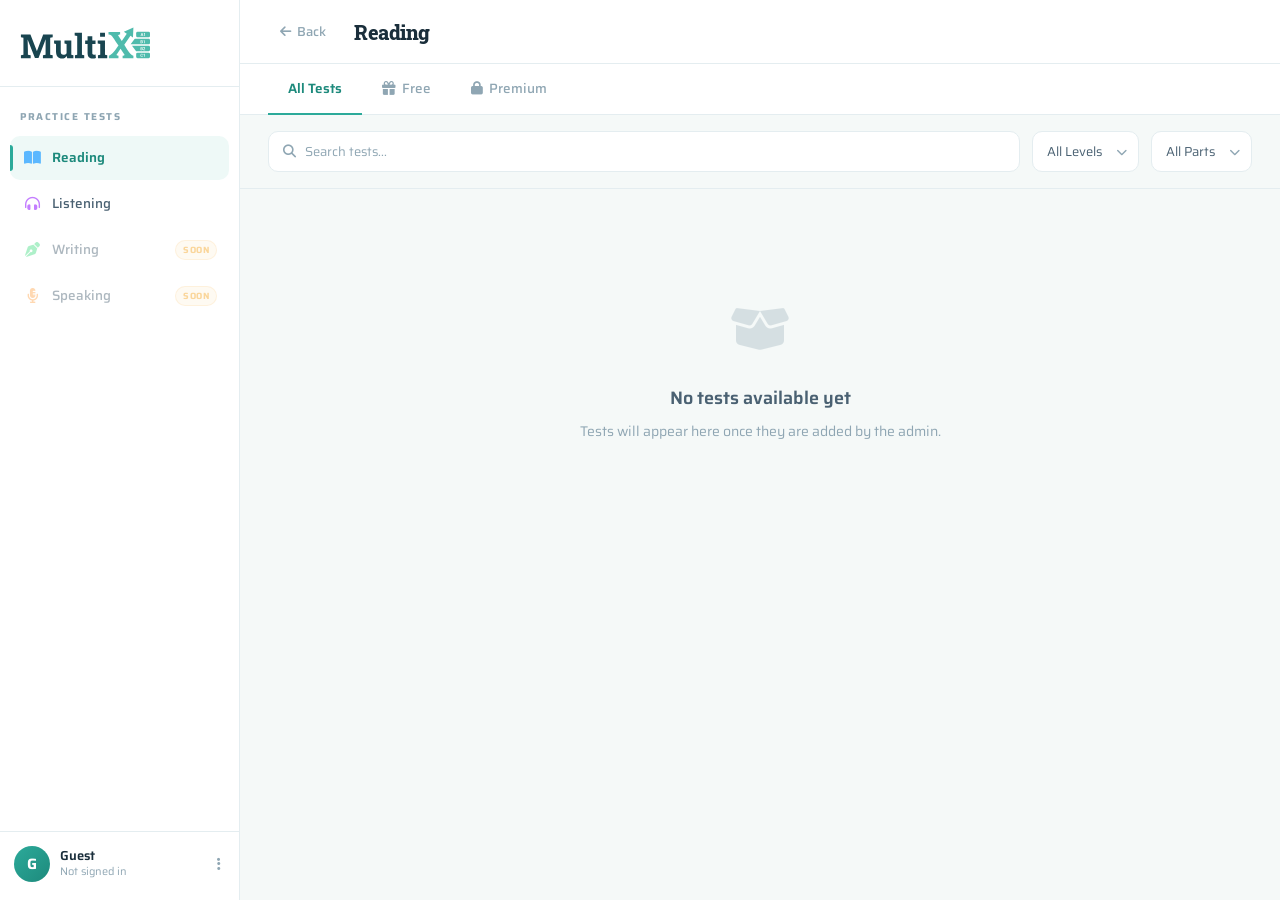
<file: Pages/dashboard.html>
<!doctype html>
<html lang="en">
  <head>
    <meta charset="UTF-8" />
    <meta name="viewport" content="width=device-width, initial-scale=1.0" />
    <title>MultiX — Dashboard</title>
    <link rel="stylesheet" href="../Static/dashboard.css" />
    <link rel="icon" type="image/svg+xml" href="/frontend/Logo/Vector 1.svg" />
    <link
      href="https://fonts.googleapis.com/css2?family=Saira:wght@300;400;500;600;700;800&family=Roboto+Slab:wght@700;800&family=Kanit:wght@700;800&display=swap"
      rel="stylesheet"
    />
    <link
      rel="stylesheet"
      href="https://cdnjs.cloudflare.com/ajax/libs/font-awesome/6.5.0/css/all.min.css"
      crossorigin="anonymous"
    />
  </head>
  <body>
    <!-- ── AUTH GATE MODAL ───────────────────────────── -->
    <!-- YANGI -->
    <div
      id="paymentModal"
      style="
        display: none;
        position: fixed;
        inset: 0;
        z-index: 9999;
        background: rgba(13, 31, 45, 0.7);
        backdrop-filter: blur(6px);
        align-items: center;
        justify-content: center;
      "
    >
      <div
        style="
          background: #fff;
          border-radius: 24px;
          padding: 44px 40px;
          max-width: 480px;
          width: 90%;
          position: relative;
          box-shadow: 0 32px 80px rgba(0, 0, 0, 0.2);
        "
      >
        <button
          onclick="closeGate()"
          style="
            position: absolute;
            top: 18px;
            right: 20px;
            background: none;
            border: none;
            font-size: 20px;
            color: #7a9aaa;
            cursor: pointer;
          "
        >
          <i class="fa-solid fa-xmark"></i>
        </button>

        <div style="text-align: center; margin-bottom: 28px">
          <div
            style="
              width: 56px;
              height: 56px;
              background: linear-gradient(135deg, #2caa9a, #1d8a7c);
              border-radius: 16px;
              display: flex;
              align-items: center;
              justify-content: center;
              margin: 0 auto 16px;
              font-size: 24px;
              color: #fff;
            "
          >
            <i class="fa-solid fa-crown"></i>
          </div>
          <h2
            style="
              font-family: &quot;Roboto Slab&quot;, serif;
              font-size: 22px;
              font-weight: 800;
              color: #0f2230;
              margin-bottom: 8px;
            "
          >
            Premium A'zolik
          </h2>
          <div
            style="
              font-size: 28px;
              font-weight: 800;
              font-family: &quot;Kanit&quot;, sans-serif;
              color: #2caa9a;
            "
          >
            UZS 40 000
            <span style="font-size: 15px; color: #7a9aaa; font-weight: 500"
              >/ oyiga</span
            >
          </div>
        </div>

        <div
          style="
            background: #f4faf9;
            border: 1px solid #d8ecea;
            border-radius: 16px;
            padding: 20px 22px;
            margin-bottom: 24px;
          "
        >
          <div
            style="
              font-size: 12px;
              font-weight: 700;
              color: #1d8a7c;
              letter-spacing: 1.5px;
              text-transform: uppercase;
              margin-bottom: 14px;
            "
          >
            To'lov rekvizitlari
          </div>

          <div
            style="
              background: #fff;
              border: 1.5px solid #d8ecea;
              border-radius: 12px;
              padding: 14px 16px;
              margin-bottom: 10px;
            "
          >
            <div
              style="
                font-size: 11px;
                color: #7a9aaa;
                font-weight: 600;
                margin-bottom: 6px;
                text-transform: uppercase;
                letter-spacing: 1px;
              "
            >
              Karta raqami
            </div>
            <div
              style="
                display: flex;
                align-items: center;
                justify-content: space-between;
                gap: 10px;
              "
            >
              <span
                id="dbCardNumber"
                style="
                  font-family: &quot;Kanit&quot;, sans-serif;
                  font-size: 18px;
                  font-weight: 700;
                  color: #0f2230;
                  letter-spacing: 2px;
                "
                >9860 1201 3511 5240</span
              >
              <button
                onclick="copyCard('dbCardNumber', this)"
                style="
                  background: #eef9f7;
                  border: 1px solid #c8ede9;
                  border-radius: 8px;
                  padding: 6px 12px;
                  font-size: 12px;
                  font-weight: 600;
                  color: #1d8a7c;
                  cursor: pointer;
                  display: flex;
                  align-items: center;
                  gap: 5px;
                  white-space: nowrap;
                "
              >
                <i class="fa-regular fa-copy"></i> Nusxalash
              </button>
            </div>
          </div>

          <div
            style="
              background: #fff;
              border: 1.5px solid #d8ecea;
              border-radius: 12px;
              padding: 14px 16px;
              margin-bottom: 16px;
            "
          >
            <div
              style="
                font-size: 11px;
                color: #7a9aaa;
                font-weight: 600;
                margin-bottom: 6px;
                text-transform: uppercase;
                letter-spacing: 1px;
              "
            >
              Karta egasi
            </div>
            <div
              style="
                display: flex;
                align-items: center;
                justify-content: space-between;
                gap: 10px;
              "
            >
              <span
                id="dbCardOwner"
                style="font-size: 15px; font-weight: 700; color: #0f2230"
                >Gullola Narzullaeva</span
              >
              <button
                onclick="copyCard('dbCardOwner', this)"
                style="
                  background: #eef9f7;
                  border: 1px solid #c8ede9;
                  border-radius: 8px;
                  padding: 6px 12px;
                  font-size: 12px;
                  font-weight: 600;
                  color: #1d8a7c;
                  cursor: pointer;
                  display: flex;
                  align-items: center;
                  gap: 5px;
                  white-space: nowrap;
                "
              >
                <i class="fa-regular fa-copy"></i> Nusxalash
              </button>
            </div>
          </div>

          <div style="display: flex; flex-direction: column; gap: 8px">
            <div
              style="
                display: flex;
                align-items: center;
                gap: 10px;
                font-size: 13px;
                color: #3a5566;
              "
            >
              <div
                style="
                  width: 22px;
                  height: 22px;
                  background: #2caa9a;
                  border-radius: 50%;
                  display: flex;
                  align-items: center;
                  justify-content: center;
                  color: #fff;
                  font-size: 10px;
                  font-weight: 700;
                  flex-shrink: 0;
                "
              >
                1
              </div>
              Yuqoridagi kartaga 40 000 UZS o'tkazing
            </div>
            <div
              style="
                display: flex;
                align-items: center;
                gap: 10px;
                font-size: 13px;
                color: #3a5566;
              "
            >
              <div
                style="
                  width: 22px;
                  height: 22px;
                  background: #2caa9a;
                  border-radius: 50%;
                  display: flex;
                  align-items: center;
                  justify-content: center;
                  color: #fff;
                  font-size: 10px;
                  font-weight: 700;
                  flex-shrink: 0;
                "
              >
                2
              </div>
              Chek rasmini Telegram ga yuboring
            </div>
            <div
              style="
                display: flex;
                align-items: center;
                gap: 10px;
                font-size: 13px;
                color: #3a5566;
              "
            >
              <div
                style="
                  width: 22px;
                  height: 22px;
                  background: #2caa9a;
                  border-radius: 50%;
                  display: flex;
                  align-items: center;
                  justify-content: center;
                  color: #fff;
                  font-size: 10px;
                  font-weight: 700;
                  flex-shrink: 0;
                "
              >
                3
              </div>
              Bir necha daqiqada Premium faollashtiriladi
            </div>
          </div>
        </div>

        <a
          href="https://t.me/muhammadali_100"
          target="_blank"
          style="
            display: flex;
            align-items: center;
            justify-content: center;
            gap: 10px;
            width: 100%;
            padding: 15px;
            border-radius: 14px;
            background: linear-gradient(135deg, #2196f3, #1565c0);
            color: #fff;
            font-family: &quot;Saira&quot;, sans-serif;
            font-size: 15px;
            font-weight: 700;
            text-decoration: none;
            box-shadow: 0 8px 24px rgba(33, 150, 243, 0.3);
          "
        >
          <i class="fa-brands fa-telegram" style="font-size: 20px"></i>
          Telegram orqali to'lash
        </a>
        <p
          style="
            text-align: center;
            margin-top: 12px;
            font-size: 12px;
            color: #7a9aaa;
          "
        >
          <i class="fa-solid fa-shield-halved" style="color: #2caa9a"></i>
          Xavfsiz va tez — 5 daqiqada faol
        </p>
      </div>
    </div>

    <!-- ── LAYOUT ────────────────────────────────────── -->
    <div class="db-layout">
      <!-- SIDEBAR -->
      <aside class="db-sidebar" id="sidebar">
        <div class="sb-logo">
          <a href="../index.html" class="sb-logo-link"
            ><img src="../Logo/MultiX.svg" alt="MultiX Logo"
          /></a>
        </div>

        <nav class="sb-nav">
          <div class="sb-section-label">Practice Tests</div>
          <a href="#" class="sb-item active" data-section="reading">
            <span class="sb-icon" style="color: #5bb8ff"
              ><i class="fa-solid fa-book-open"></i
            ></span>
            Reading
          </a>
          <a href="#" class="sb-item" data-section="listening">
    <span class="sb-icon" style="color:#c47eff"><i class="fa-solid fa-headphones-simple"></i></span>
    Listening
  </a>
          <a href="#" class="sb-item sb-soon">
            <span class="sb-icon" style="color: #4ede8a"
              ><i class="fa-solid fa-pen-nib"></i
            ></span>
            Writing
            <span class="sb-badge">Soon</span>
          </a>
          <a href="#" class="sb-item sb-soon">
            <span class="sb-icon" style="color: #ffaa55"
              ><i class="fa-solid fa-microphone-lines"></i
            ></span>
            Speaking
            <span class="sb-badge">Soon</span>
          </a>
        </nav>

        <!-- user profile block -->
        <div class="sb-user">
          <div class="sb-user-avatar">G</div>
          <div class="sb-user-info">
            <div class="sb-user-name">Guest User</div>
            <div class="sb-user-role">Free Plan</div>
          </div>
          <button class="sb-user-menu" onclick="toggleUserMenu()">
            <i class="fa-solid fa-ellipsis-vertical"></i>
          </button>
          <!-- dropdown -->
          <div class="sb-user-dropdown hidden" id="userDropdown">
            <a href="profile.html"
              ><i class="fa-regular fa-user"></i> My Profile</a
            >
            <!-- <a href="sessions.html"
              ><i class="fa-regular fa-clock"></i> My Sessions</a
            > -->
            <div class="sb-dd-divider"></div>
            <a href="#" onclick="signOut()" class="sb-dd-signout"
              ><i class="fa-solid fa-right-from-bracket"></i> Sign Out</a
            >
          </div>
        </div>
      </aside>

      <!-- MAIN CONTENT -->
      <main class="db-main">
        <!-- TOP BAR -->
        <header class="db-header">
          <div class="dbh-left">
            <button
              class="dbh-back"
              onclick="window.location.href = '../index.html'"
            >
              <i class="fa-solid fa-arrow-left"></i> Back
            </button>
            <h1 class="dbh-title" id="sectionTitle">Reading</h1>
          </div>
          <div class="dbh-right"></div>
        </header>

        <!-- FILTER TABS -->
        <div class="db-tabs">
          <button class="tab-btn active" onclick="filterTab(this, 'all')">
            All Tests
          </button>
          <button class="tab-btn" onclick="filterTab(this, 'free')">
            <i class="fa-solid fa-gift"></i> Free
          </button>
          <button class="tab-btn" onclick="filterTab(this, 'premium')">
            <i class="fa-solid fa-lock"></i> Premium
          </button>
        </div>

        <!-- FILTER ROW -->
        <div class="db-filters">
          <div class="filter-search">
            <i class="fa-solid fa-magnifying-glass"></i>
            <input
              type="text"
              placeholder="Search tests..."
              oninput="searchTests(this.value)"
            />
          </div>
          <div class="filter-select-wrap">
            <select class="filter-select" onchange="filterLevel(this.value)">
              <option value="">All Levels</option>
              <option value="easy">Easy</option>
              <option value="medium">Medium</option>
              <option value="hard">Hard</option>
            </select>
            <i class="fa-solid fa-chevron-down filter-select-icon"></i>
          </div>
          <div class="filter-select-wrap">
              <select class="filter-select" id="partSelect" onchange="filterPart(this.value)">
                <option value="">All Parts</option>
              </select>
            <i class="fa-solid fa-chevron-down filter-select-icon"></i>
          </div>
          <!-- <div class="filter-select-wrap" style="display:none">
            <select class="filter-select">
              <option>All Types</option>
              <option>Academic</option>
              <option>General</option>
            </select>
            <i class="fa-solid fa-chevron-down filter-select-icon"></i>
          </div> -->
        </div>

        <!-- TEST LIST -->
        <div class="db-content" id="testContent">
          <div class="tests-empty">
            <div class="te-icon"><i class="fa-solid fa-box-open"></i></div>
            <h3>No tests available yet</h3>
            <p>Tests will appear here once they are added by the admin.</p>
          </div>
        </div>
      </main>
    </div>

    <script>
      /* ── SIDEBAR SECTION SWITCH ─────────────────────── */
document.querySelectorAll(".sb-item").forEach((item) => {
    item.addEventListener("click", (e) => {
        e.preventDefault();
        if (item.classList.contains("sb-soon")) return;
        document.querySelectorAll(".sb-item").forEach(i => i.classList.remove("active"));
        item.classList.add("active");
        const section = item.dataset.section;
        document.getElementById("sectionTitle").textContent =
            section.charAt(0).toUpperCase() + section.slice(1);

        // ← BU QATORNI QO'SHING — section ga qarab testlarni yuklash
        loadPublicTests(section);
    });
});

      /* ── AUTH GATE ──────────────────────────────────── */
      // YANGI
      function showGate() {
        document.getElementById("paymentModal").style.display = "flex";
        document.body.style.overflow = "hidden";
      }
      function closeGate() {
        document.getElementById("paymentModal").style.display = "none";
        document.body.style.overflow = "";
      }

      function copyCard(elId, btn) {
        const text = document
          .getElementById(elId)
          .textContent.replace(/\s+/g, " ")
          .trim();
        navigator.clipboard.writeText(text).then(() => {
          const orig = btn.innerHTML;
          btn.innerHTML = '<i class="fa-solid fa-check"></i> Nusxalandi!';
          btn.style.background = "#2caa9a";
          btn.style.color = "#fff";
          btn.style.borderColor = "#2caa9a";
          setTimeout(() => {
            btn.innerHTML = orig;
            btn.style.background = "";
            btn.style.color = "";
            btn.style.borderColor = "";
          }, 2000);
        });
      }

      // Modal tashqarisiga bosilsa yopilsin
      document
        .getElementById("paymentModal")
        .addEventListener("click", function (e) {
          if (e.target === this) closeGate();
        });

      /* Check if user is logged in (simulate with sessionStorage) */
      const isLoggedIn = !!localStorage.getItem("cp_token");

      function startTest(btn) {
        if (!isLoggedIn) {
          showGate();
          return;
        }
        // proceed to test page
        alert("Loading test... (connect to your test page here)");
      }

      /* ── TAB FILTER ─────────────────────────────────── */
      function filterTab(btn, type) {
        document
          .querySelectorAll(".tab-btn")
          .forEach((b) => b.classList.remove("active"));
        btn.classList.add("active");
        document.querySelectorAll(".test-card").forEach((card) => {
          if (type === "all" || card.dataset.type === type) {
            card.style.display = "";
          } else {
            card.style.display = "none";
          }
        });
        updateGroupCounts();
      }

      /* ── LEVEL FILTER ───────────────────────────────── */
      function filterLevel(val) {
        document.querySelectorAll(".test-card").forEach((card) => {
          if (!val || card.dataset.level === val) {
            card.style.display = "";
          } else {
            card.style.display = "none";
          }
        });
        updateGroupCounts();
      }

      /* ── SEARCH ─────────────────────────────────────── */
      function searchTests(q) {
        const lq = q.toLowerCase();
        document.querySelectorAll(".test-card").forEach((card) => {
          const name = card.querySelector(".tc-name").textContent.toLowerCase();
          card.style.display = name.includes(lq) ? "" : "none";
        });
        updateGroupCounts();
      }

      /* Update visible counts in group headers */
      function updateGroupCounts() {
        document.querySelectorAll(".test-group").forEach((group) => {
          const visible = [...group.querySelectorAll(".test-card")].filter(
            (c) => c.style.display !== "none",
          ).length;
          group.querySelector(".tg-count").textContent =
            visible + " test" + (visible !== 1 ? "s" : "");
        });
      }

      /* ── TOGGLE GROUP ───────────────────────────────── */
      function toggleGroup(header) {
        const body = header.nextElementSibling;
        const icon = header.querySelector(".tg-chevron");
        body.classList.toggle("collapsed");
        icon.style.transform = body.classList.contains("collapsed")
          ? "rotate(180deg)"
          : "";
      }

      /* ── USER MENU ──────────────────────────────────── */
      function toggleUserMenu() {
        document.getElementById("userDropdown").classList.toggle("hidden");
      }
      document.addEventListener("click", (e) => {
        if (!e.target.closest(".sb-user")) {
          const dd = document.getElementById("userDropdown");
          if (dd) dd.classList.add("hidden");
        }
      });
    </script>
    <script src="../JS/dashboard.js"></script>
  </body>
</html>
</file>
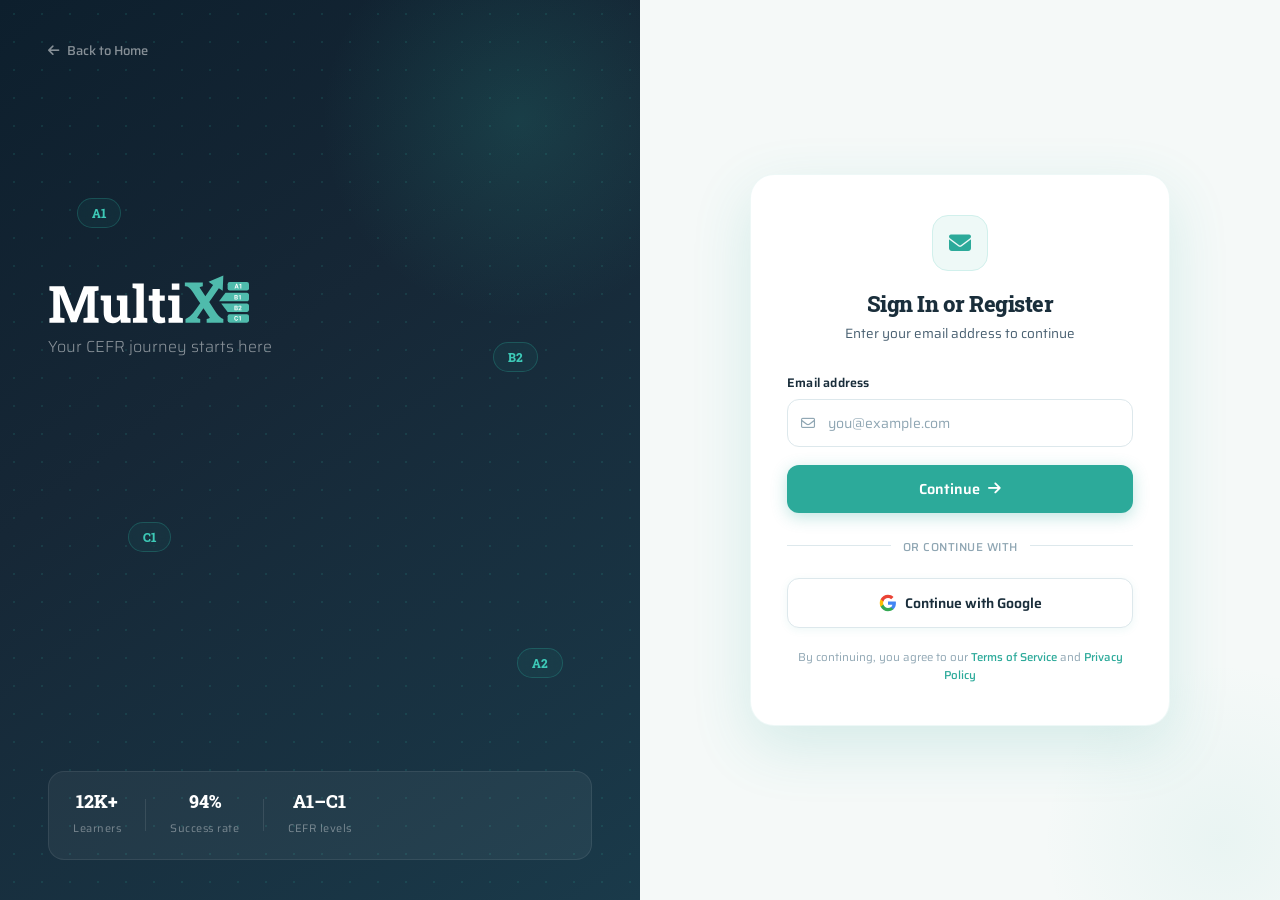
<file: Pages/profile.html>
<!doctype html>
<html lang="en">
  <head>
    <meta charset="UTF-8" />
    <meta name="viewport" content="width=device-width, initial-scale=1.0" />
    <title>MultiX — My Profile</title>
    <link rel="stylesheet" href="../Static/dashboard.css" />
    <link rel="stylesheet" href="../Static/profile.css" />
    <link rel="icon" type="image/svg+xml" href="/frontend/Logo/Vector 1.svg" />
    <link
      href="https://fonts.googleapis.com/css2?family=Saira:wght@300;400;500;600;700;800&family=Roboto+Slab:wght@700;800&display=swap"
      rel="stylesheet"
    />
    <link
      rel="stylesheet"
      href="https://cdnjs.cloudflare.com/ajax/libs/font-awesome/6.5.0/css/all.min.css"
      crossorigin="anonymous"
    />
  </head>
  <body>
    <div class="db-layout">
      <!-- SIDEBAR -->
      <aside class="db-sidebar">
        <div class="sb-logo">
          <a href="../index.html" class="sb-logo-link"
            ><img src="../Logo/MultiX.svg" alt=""
          /></a>
        </div>
        <nav class="sb-nav">
          <div class="sb-section-label">Practice Tests</div>
          <a href="dashboard.html" class="sb-item">
            <span class="sb-icon" style="color: #5bb8ff"
              ><i class="fa-solid fa-book-open"></i
            ></span>
            Reading
          </a>
          <a href="dashboard.html" class="sb-item">
            <span class="sb-icon" style="color: #c47eff"
              ><i class="fa-solid fa-headphones-simple"></i
            ></span>
            Listening
          </a>
          <a href="#" class="sb-item sb-soon">
            <span class="sb-icon" style="color: #4ede8a"
              ><i class="fa-solid fa-pen-nib"></i
            ></span>
            Writing
            <span class="sb-badge">Soon</span>
          </a>
          <a href="#" class="sb-item sb-soon">
            <span class="sb-icon" style="color: #ffaa55"
              ><i class="fa-solid fa-microphone-lines"></i
            ></span>
            Speaking
            <span class="sb-badge">Soon</span>
          </a>
        </nav>
        <div class="sb-user">
          <div class="sb-user-avatar">U</div>
          <div class="sb-user-info">
            <div class="sb-user-name">Loading...</div>
            <div class="sb-user-role">Free Plan</div>
          </div>
          <button class="sb-user-menu" onclick="toggleUserMenu()">
            <i class="fa-solid fa-ellipsis-vertical"></i>
          </button>
          <div class="sb-user-dropdown hidden" id="userDropdown">
            <a href="profile.html"
              ><i class="fa-regular fa-user"></i> My Profile</a
            >
            <a href="sessions.html"
              ><i class="fa-regular fa-clock"></i> My Sessions</a
            >
            <div class="sb-dd-divider"></div>
            <a href="#" onclick="signOut()" class="sb-dd-signout">
              <i class="fa-solid fa-right-from-bracket"></i> Sign Out
            </a>
          </div>
        </div>
      </aside>

      <!-- MAIN -->
      <main class="db-main">
        <header class="db-header">
          <div class="dbh-left">
            <button
              class="dbh-back"
              onclick="window.location.href = 'dashboard.html'"
            >
              <i class="fa-solid fa-arrow-left"></i> Back
            </button>
            <h1 class="dbh-title">My Profile</h1>
          </div>
        </header>

        <div class="profile-page">
          <!-- Avatar card — full width -->
          <div class="profile-card profile-card--full">
            <div class="pc-avatar-wrap">
              <div class="pc-avatar" id="profileAvatar">U</div>
            </div>
            <div class="pc-user-info">
              <h2 id="pcFullName">Loading...</h2>
              <p id="pcEmail" class="pc-email"></p>
              <span class="pc-badge" id="pcPlanBadge">Free Plan</span>
            </div>
          </div>

          <!-- 2-column grid -->
          <div class="profile-grid">
            <!-- LEFT column -->
            <div class="profile-col">
              <!-- Personal Information -->
              <div class="profile-section">
                <h3 class="ps-title">Personal Information</h3>
                <div class="ps-body">
                  <div class="ps-field-row">
                    <div class="ps-field">
                      <label>First Name</label>
                      <input
                        type="text"
                        id="profileFirstName"
                        placeholder="First name"
                      />
                    </div>
                    <div class="ps-field">
                      <label>Last Name</label>
                      <input
                        type="text"
                        id="profileLastName"
                        placeholder="Last name"
                      />
                    </div>
                  </div>
                  <div class="ps-field">
                    <label>Email</label>
                    <input type="email" id="profileEmail" disabled />
                  </div>
                  <button class="ps-btn" onclick="saveProfile()">
                    <i class="fa-solid fa-check"></i> Save Changes
                  </button>
                </div>
              </div>

              <!-- Change Password -->
              <div class="profile-section">
                <h3 class="ps-title">Change Password</h3>
                <div class="ps-body">
                  <div class="ps-field">
                    <label>Current Password</label>
                    <input
                      type="password"
                      id="oldPassword"
                      placeholder="Current password"
                    />
                  </div>
                  <div class="ps-field">
                    <label>New Password</label>
                    <input
                      type="password"
                      id="newPassword"
                      placeholder="New password"
                    />
                  </div>
                  <div class="ps-field">
                    <label>Confirm New Password</label>
                    <input
                      type="password"
                      id="confirmPassword"
                      placeholder="Repeat new password"
                    />
                  </div>
                  <button class="ps-btn" onclick="changePassword()">
                    <i class="fa-solid fa-lock"></i> Change Password
                  </button>
                </div>
              </div>
            </div>
            <!-- /LEFT -->

            <!-- RIGHT column -->
            <div class="profile-col">
              <div class="profile-section profile-section--soon">
                <!-- Soon overlay -->
                <div class="ps-soon-overlay">
                  <div class="ps-soon-badge">
                    <i class="fa-solid fa-clock"></i> Coming Soon
                  </div>
                  <p class="ps-soon-text">
                    Test history will be available soon
                  </p>
                </div>

                <h3 class="ps-title">Completed Tests</h3>
                <div class="ps-body">
<div id="completedTestsStatic">
  <div class="ps-dummy-card">
    <div class="ps-dummy-left">
      <div class="ps-dummy-title"></div>
      <div class="ps-dummy-meta"></div>
    </div>
    <div class="ps-dummy-right">
      <div class="ps-dummy-score"></div>
      <div class="ps-dummy-btn"></div>
    </div>
  </div>
  <div class="ps-dummy-card">
    <div class="ps-dummy-left">
      <div class="ps-dummy-title" style="width:55%"></div>
      <div class="ps-dummy-meta" style="width:70%"></div>
    </div>
    <div class="ps-dummy-right">
      <div class="ps-dummy-score"></div>
      <div class="ps-dummy-btn"></div>
    </div>
  </div>
</div>
                </div>
              </div>
            </div>
            <!-- /RIGHT -->
          </div>
          <!-- /profile-grid -->
        </div>
      </main>
    </div>
    <script src="../JS/toast.js"></script>
    <script src="../JS/profile.js"></script>
    <script src="../JS/dashboard.js"></script>
  </body>
</html>
</file>
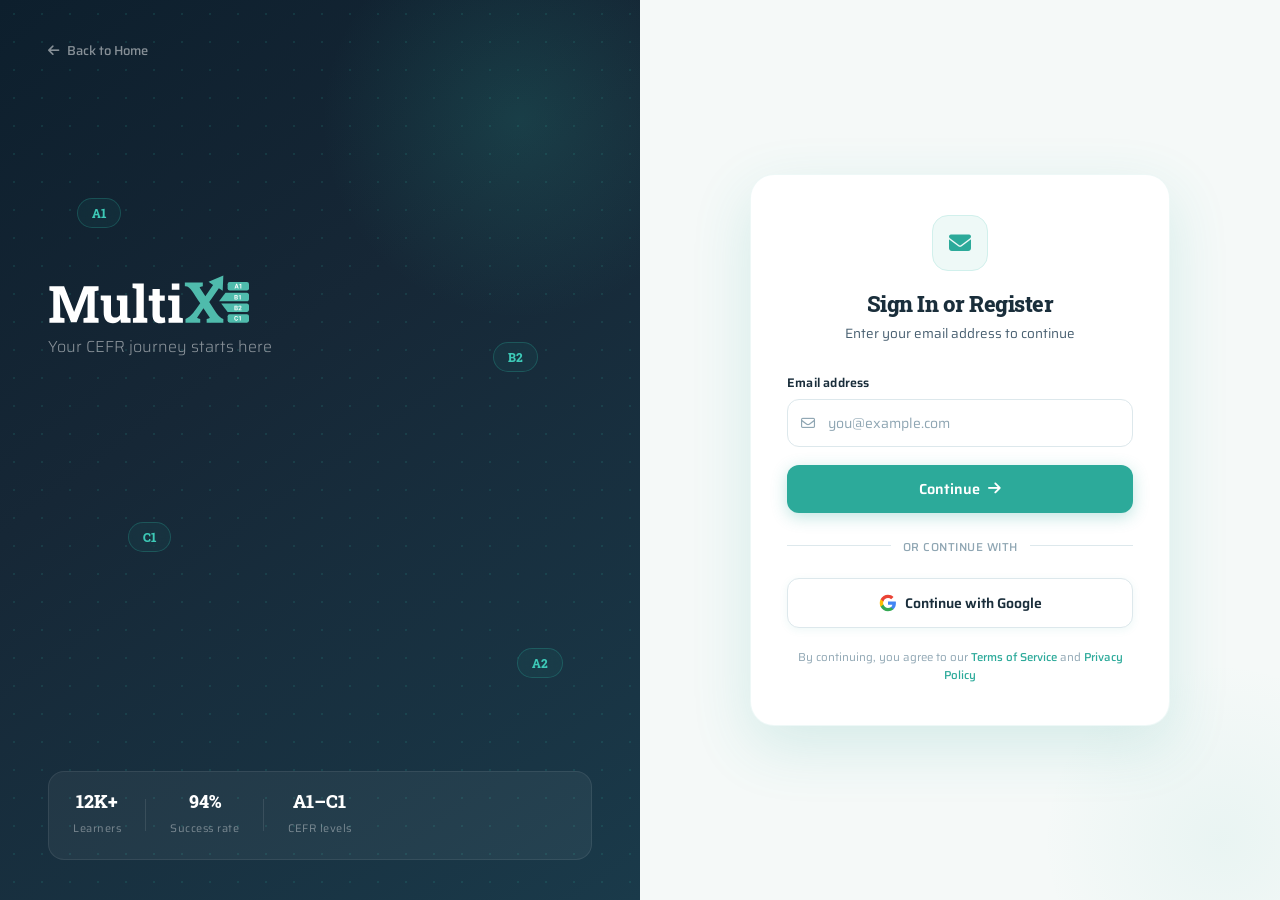
<file: Pages/review.html>
<!DOCTYPE html>
<html lang="en">
<head>
<meta charset="UTF-8">
<meta name="viewport" content="width=device-width, initial-scale=1.0">
<title>Review Attempt — MultiX</title>
<link rel="icon" type="image/svg+xml" href="/frontend/Logo/Vector 1.svg" />
<link rel="stylesheet" href="../Static/dashboard.css">
<link rel="stylesheet" href="../Static/review.css">
<link href="https://fonts.googleapis.com/css2?family=Saira:wght@300;400;500;600;700;800&family=Crimson+Pro:ital,wght@0,400;0,600;1,400&display=swap" rel="stylesheet">
<link rel="stylesheet" href="https://cdnjs.cloudflare.com/ajax/libs/font-awesome/6.5.0/css/all.min.css" crossorigin="anonymous"/>
</head>
<body>
<div class="rv-root">

  <!-- HEADER -->
  <header class="rv-header">
    <div class="rv-header-left">
      <button class="rv-btn-back" onclick="history.back()">
        <i class="fa-solid fa-arrow-left"></i> Back to Results
      </button>
      <button class="rv-btn-back secondary" onclick="window.location.href='dashboard.html'">
        Back to Reading Tests
      </button>
      <div class="rv-ielts-badge">IELTS</div>
      <span class="rv-taker-id" id="rvTestName">Loading...</span>
    </div>
    <div class="rv-header-right">
      <label class="rv-toggle-wrap" id="showCorrectWrap">
        <input type="checkbox" id="showCorrectToggle" onchange="toggleShowCorrect(this.checked)">
        <span class="rv-toggle-track"><span class="rv-toggle-thumb"></span></span>
        <span class="rv-toggle-label">Show Correct Answers</span>
      </label>
      <button class="rv-btn-icon" onclick="redoTest()" title="Re-Do test">
        <i class="fa-solid fa-rotate-right"></i> Re-Do test
      </button>
      <button class="rv-btn-icon" onclick="history.back()" title="Return results">
        <i class="fa-solid fa-lock"></i> Return results
      </button>
    </div>
  </header>

  <!-- LOADING -->
  <div id="rvLoading" class="rv-loading">
    <div class="rv-spinner"></div>
    <span>Loading review...</span>
  </div>

  <!-- CONTENT (hidden until loaded) -->
  <div id="rvContent" class="rv-content" style="display:none">

    <!-- Part header bar -->
    <div class="rv-part-bar" id="rvPartBar">
      <div class="rv-part-info">
        <span class="rv-part-label" id="rvPartLabel">Part 1</span>
        <span class="rv-part-instruction" id="rvPartInstruction"></span>
      </div>
    </div>

    <!-- Two-panel layout: passage left, questions right -->
    <div class="rv-layout" id="rvLayout">
      <!-- Chap: Passage -->
      <div class="rv-passage-col" id="rvPassageCol">
        <div class="rv-passage-title" id="rvPassageTitle"></div>
        <div class="rv-passage-subtitle" id="rvPassageSubtitle"></div>
        <div class="rv-passage-text" id="rvPassageText"></div>
      </div>

      <!-- O'ng: Savollar -->
      <div class="rv-questions-col" id="rvQuestionsCol"></div>
    </div>

    <!-- Part navigation (bottom) -->
    <div class="rv-part-nav" id="rvPartNav"></div>

  </div>

</div>
<script src="../JS/review.js"></script>
</body>
</html>
</file>
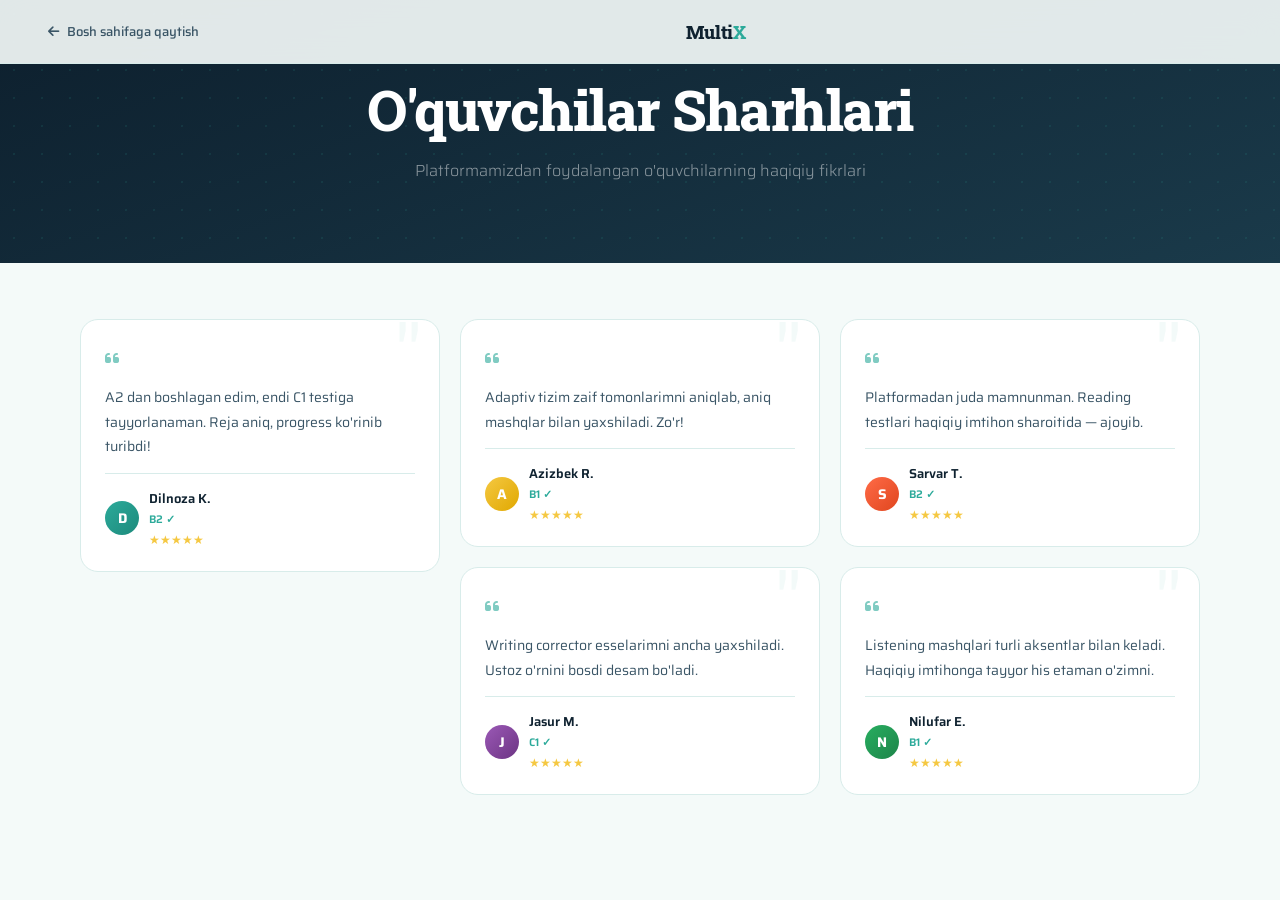
<file: Pages/reviews.html>
<!DOCTYPE html>
<html lang="uz">
<head>
<meta charset="UTF-8">
<meta name="viewport" content="width=device-width, initial-scale=1.0">
<title>MultiX — Students Reviews</title>
<link rel="icon" type="image/svg+xml" href="/frontend/Logo/Vector 1.svg" />
<link rel="stylesheet" href="../Static/main.css">
<link rel="stylesheet" href="https://cdnjs.cloudflare.com/ajax/libs/font-awesome/6.5.0/css/all.min.css" crossorigin="anonymous"/>
<link href="https://fonts.googleapis.com/css2?family=Saira:wght@300;400;500;600;700;800&family=Roboto+Slab:wght@700;800&family=Kanit:wght@700;800&display=swap" rel="stylesheet">
<style>
.reviews-page {
  min-height: 100vh;
  background: var(--bg);
  padding-top: 96px;
}

.reviews-hero {
  background: linear-gradient(160deg, #0d1f2d 0%, #1a3a4a 100%);
  padding: 72px 60px 80px;
  text-align: center;
  position: relative;
  overflow: hidden;
}
.reviews-hero::before {
  content: '';
  position: absolute; inset: 0;
  background-image: radial-gradient(circle, rgba(44,170,154,0.12) 1px, transparent 1px);
  background-size: 28px 28px;
}
.reviews-hero-inner { position: relative; z-index: 1; }
.reviews-hero h1 {
  font-family: "Roboto Slab", serif;
  font-size: clamp(32px, 5vw, 56px);
  font-weight: 800;
  color: #fff;
  margin-bottom: 12px;
  letter-spacing: -1.5px;
}
.reviews-hero p {
  font-size: 16px;
  color: rgba(255,255,255,0.5);
  font-weight: 300;
}

.reviews-grid-wrap {
  max-width: 1200px;
  margin: 0 auto;
  padding: 56px 40px 80px;
}

.reviews-grid {
  columns: 3;
  column-gap: 20px;
}

.rv-card {
  break-inside: avoid;
  background: var(--white);
  border: 1px solid var(--border);
  border-radius: 18px;
  padding: 26px 24px 22px;
  margin-bottom: 20px;
  display: flex;
  flex-direction: column;
  gap: 14px;
  transition: transform 0.3s, box-shadow 0.3s, border-color 0.3s;
  position: relative;
  overflow: hidden;
}
.rv-card::before {
  content: '"';
  position: absolute;
  top: -8px; right: 16px;
  font-size: 80px;
  font-family: "Roboto Slab", serif;
  color: rgba(44,170,154,0.06);
  line-height: 1;
  pointer-events: none;
}
.rv-card:hover {
  transform: translateY(-5px);
  box-shadow: 0 14px 36px rgba(44,170,154,0.1);
  border-color: var(--teal-soft);
}

.rv-quote-icon {
  color: var(--teal);
  font-size: 16px;
  opacity: 0.6;
}

.rv-text {
  font-size: 14px;
  line-height: 1.75;
  color: var(--text-2);
}

.rv-meta {
  display: flex;
  align-items: center;
  gap: 10px;
  padding-top: 14px;
  border-top: 1px solid var(--border);
}

.rv-avatar {
  width: 34px; height: 34px;
  border-radius: 50%;
  display: flex; align-items: center; justify-content: center;
  font-weight: 700; font-size: 14px;
  color: #fff; flex-shrink: 0;
}
.rv-name { font-size: 13px; font-weight: 600; color: var(--text); }
.rv-level { font-size: 11px; color: var(--teal); font-weight: 600; margin-top: 2px; }
.rv-stars { font-size: 12px; color: var(--gold); margin-top: 2px; }

.rv-empty {
  text-align: center;
  color: var(--text-3);
  padding: 80px 20px;
  font-size: 15px;
}
.rv-empty i { font-size: 40px; display: block; margin-bottom: 16px; opacity: 0.3; }

.rv-loader {
  display: flex;
  justify-content: center;
  padding: 60px;
}
.rv-loader-dot {
  width: 10px; height: 10px;
  border-radius: 50%;
  background: var(--teal);
  margin: 0 4px;
  animation: bounce 1.2s infinite ease-in-out;
}
.rv-loader-dot:nth-child(2) { animation-delay: 0.2s; }
.rv-loader-dot:nth-child(3) { animation-delay: 0.4s; }
@keyframes bounce {
  0%, 80%, 100% { transform: scale(0.6); opacity: 0.4; }
  40%           { transform: scale(1);   opacity: 1; }
}

.rv-nav {
  position: fixed; top: 0; left: 0; right: 0;
  height: 64px;
  display: flex; align-items: center; justify-content: space-between;
  padding: 0 48px;
  background: rgba(244,250,249,0.92);
  backdrop-filter: blur(16px);
  border-bottom: 1px solid var(--border);
  z-index: 100;
}
.rv-back {
  display: flex; align-items: center; gap: 8px;
  font-size: 13px; font-weight: 500;
  color: var(--text-2); text-decoration: none;
  transition: color 0.2s;
}
.rv-back:hover { color: var(--teal-dark); }
.rv-logo {
  font-family: "Roboto Slab", serif;
  font-size: 18px; font-weight: 800;
  color: var(--text); text-decoration: none;
}
.rv-logo span { color: var(--teal); }

@media (max-width: 900px) {
  .reviews-hero { padding: 48px 24px 56px; }
  .reviews-grid { columns: 1; }
  .reviews-grid-wrap { padding: 32px 20px 60px; }
  .rv-nav { padding: 0 20px; }
}
@media (min-width: 600px) and (max-width: 900px) {
  .reviews-grid { columns: 2; }
}
</style>
</head>
<body>

<!-- NAV -->
<nav class="rv-nav">
  <a href="../index.html" class="rv-back"><i class="fa-solid fa-arrow-left"></i> Bosh sahifaga qaytish</a>
  <a href="../index.html" class="rv-logo">Multi<span>X</span></a>
  <div></div>
</nav>

<!-- HERO -->
<div class="reviews-hero">
  <div class="reviews-hero-inner">
    <h1>O'quvchilar Sharhlari</h1>
    <p>Platformamizdan foydalangan o'quvchilarning haqiqiy fikrlari</p>
  </div>
</div>

<!-- REVIEWS GRID -->
<div class="reviews-grid-wrap">
  <div class="rv-loader" id="rvLoader">
    <div class="rv-loader-dot"></div>
    <div class="rv-loader-dot"></div>
    <div class="rv-loader-dot"></div>
  </div>
  <div class="reviews-grid" id="reviewsGrid" style="display:none"></div>
</div>

<script>
const API = 'https://api.multx.uz';

// ── 5 ta demo sharh ──
const DEMO_REVIEWS = [
  {
    id: 'demo_1',
    user_name: 'Dilnoza K.',
    level: 'B2',
    message: "A2 dan boshlagan edim, endi C1 testiga tayyorlanaman. Reja aniq, progress ko'rinib turibdi!",
    rating: 5,
    isDemo: true
  },
  {
    id: 'demo_2',
    user_name: 'Azizbek R.',
    level: 'B1',
    message: "Adaptiv tizim zaif tomonlarimni aniqlab, aniq mashqlar bilan yaxshiladi. Zo'r!",
    rating: 5,
    isDemo: true
  },
  {
    id: 'demo_3',
    user_name: 'Jasur M.',
    level: 'C1',
    message: "Writing corrector esselarimni ancha yaxshiladi. Ustoz o'rnini bosdi desam bo'ladi.",
    rating: 5,
    isDemo: true
  },
  {
    id: 'demo_4',
    user_name: 'Sarvar T.',
    level: 'B2',
    message: "Platformadan juda mamnunman. Reading testlari haqiqiy imtihon sharoitida — ajoyib.",
    rating: 5,
    isDemo: true
  },
  {
    id: 'demo_5',
    user_name: 'Nilufar E.',
    level: 'B1',
    message: "Listening mashqlari turli aksentlar bilan keladi. Haqiqiy imtihonga tayyor his etaman o'zimni.",
    rating: 5,
    isDemo: true
  }
];

const COLORS = [
  'linear-gradient(135deg,#2caa9a,#1d8a7c)',
  'linear-gradient(135deg,#f5c842,#e0a800)',
  'linear-gradient(135deg,#9b59b6,#6c3483)',
  'linear-gradient(135deg,#ff6b47,#e0461e)',
  'linear-gradient(135deg,#27ae60,#1e8449)',
  'linear-gradient(135deg,#3498db,#1a5276)',
  'linear-gradient(135deg,#e74c3c,#c0392b)',
  'linear-gradient(135deg,#1abc9c,#16a085)',
];

function renderCard(fb, colorIndex) {
  const initial = (fb.user_name || 'A').charAt(0).toUpperCase();
  const stars = fb.rating
    ? `<div class="rv-stars">${'★'.repeat(fb.rating)}${'☆'.repeat(5 - fb.rating)}</div>`
    : '';
  const level = fb.level
    ? `<div class="rv-level">${fb.level} ✓</div>`
    : '';

  return `
    <div class="rv-card">
      <div class="rv-quote-icon"><i class="fa-solid fa-quote-left"></i></div>
      <p class="rv-text">${fb.message}</p>
      <div class="rv-meta">
        <div class="rv-avatar" style="background:${COLORS[colorIndex % COLORS.length]}">${initial}</div>
        <div>
          <div class="rv-name">${fb.user_name || 'Anonymous'}</div>
          ${level}
          ${stars}
        </div>
      </div>
    </div>
  `;
}

(async function loadReviews() {
  const loader = document.getElementById('rvLoader');
  const grid   = document.getElementById('reviewsGrid');

  let realReviews = [];

  try {
    const res = await fetch(`${API}/feedback/approved`);
    if (res.ok) {
      realReviews = await res.json();
    }
  } catch (e) {
    // API ishlamasa demo bilan davom etamiz
  }

  // Demo + real sharhlarni birlashtirish
  // Demo sharhlar avval, real sharhlar keyin (yoki aralash qilish mumkin)
  const allReviews = [...DEMO_REVIEWS, ...realReviews];

  loader.style.display = 'none';
  grid.style.display = '';

  if (!allReviews.length) {
    grid.innerHTML = `<div class="rv-empty"><i class="fa-regular fa-comment"></i>Hali sharhlar yo'q</div>`;
    return;
  }

  grid.innerHTML = allReviews.map((fb, i) => renderCard(fb, i)).join('');
})();
</script>
</body>
</html>
</file>
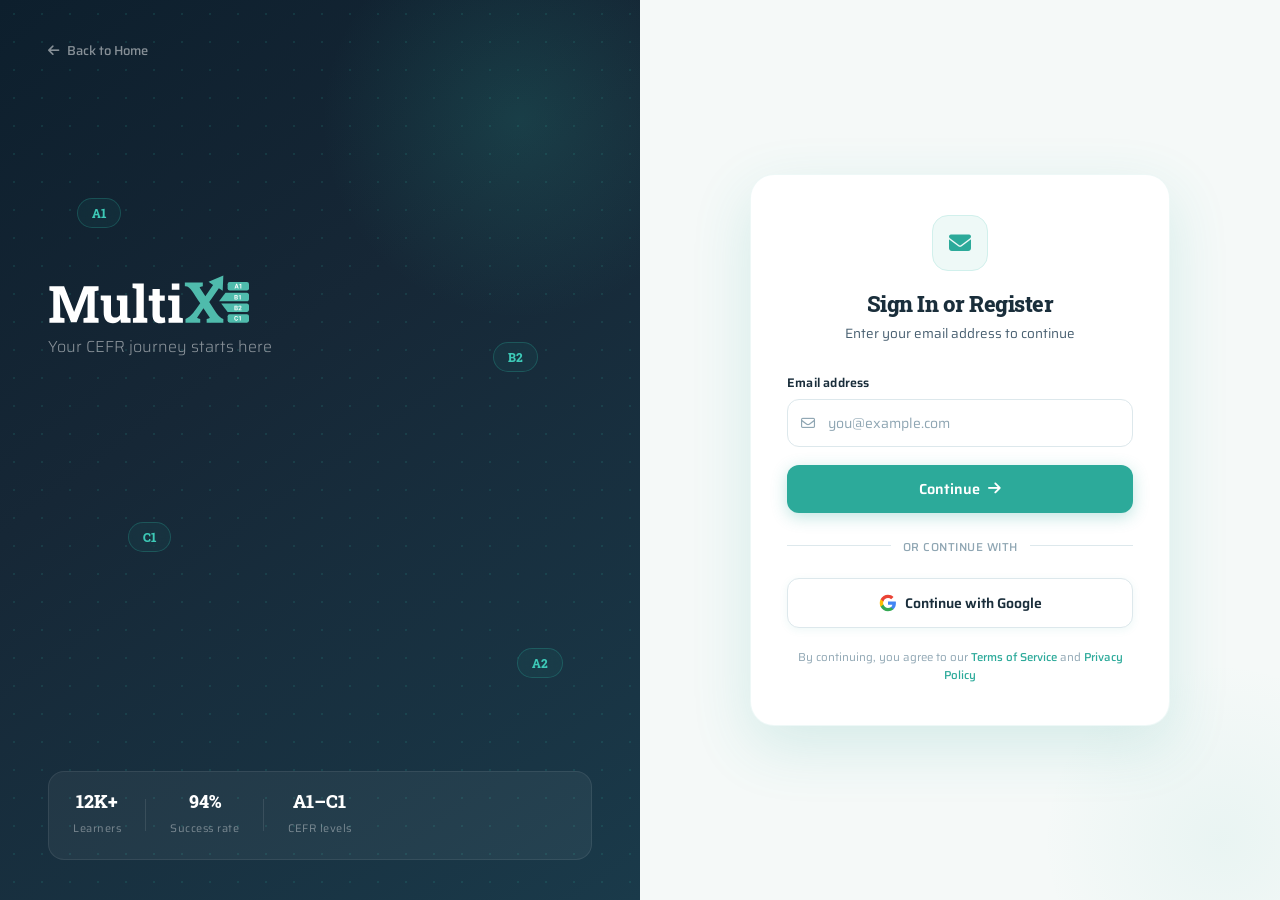
<file: Pages/sessions.html>
<!DOCTYPE html>
<html lang="en">
<head>
<meta charset="UTF-8">
<meta name="viewport" content="width=device-width, initial-scale=1.0">
<title>MultiX — My Sessions</title>
<link rel="icon" type="image/svg+xml" href="/frontend/Logo/Vector 1.svg" />
<link rel="stylesheet" href="../Static/dashboard.css">
<link rel="stylesheet" href="../Static/profile.css">
<link href="https://fonts.googleapis.com/css2?family=Saira:wght@300;400;500;600;700;800&family=Roboto+Slab:wght@700;800&display=swap" rel="stylesheet">
<link rel="stylesheet" href="https://cdnjs.cloudflare.com/ajax/libs/font-awesome/6.5.0/css/all.min.css" crossorigin="anonymous"/>
</head>
<body>
<div class="db-layout">

  <aside class="db-sidebar">
    <div class="sb-logo">
      <a href="../index.html" class="sb-logo-link">Clear<span>Path</span></a>
    </div>
<nav class="sb-nav">
  <div class="sb-section-label">Practice Tests</div>
  <a href="dashboard.html" class="sb-item">
    <span class="sb-icon" style="color:#5bb8ff"><i class="fa-solid fa-book-open"></i></span>
    Reading
  </a>
  <a href="dashboard.html" class="sb-item">
    <span class="sb-icon" style="color:#c47eff"><i class="fa-solid fa-headphones-simple"></i></span>
    Listening
  </a>
  <a href="#" class="sb-item sb-soon">
    <span class="sb-icon" style="color:#4ede8a"><i class="fa-solid fa-pen-nib"></i></span>
    Writing
    <span class="sb-badge">Soon</span>
  </a>
  <a href="#" class="sb-item sb-soon">
    <span class="sb-icon" style="color:#ffaa55"><i class="fa-solid fa-microphone-lines"></i></span>
    Speaking
    <span class="sb-badge">Soon</span>
  </a>

</nav>
    <div class="sb-user">
      <div class="sb-user-avatar">U</div>
      <div class="sb-user-info">
        <div class="sb-user-name">Loading...</div>
        <div class="sb-user-role">Free Plan</div>
      </div>
      <button class="sb-user-menu" onclick="toggleUserMenu()">
        <i class="fa-solid fa-ellipsis-vertical"></i>
      </button>
      <div class="sb-user-dropdown hidden" id="userDropdown">
        <a href="profile.html"><i class="fa-regular fa-user"></i> My Profile</a>
        <a href="sessions.html"><i class="fa-regular fa-clock"></i> My Sessions</a>
        <div class="sb-dd-divider"></div>
        <a href="#" onclick="signOut()" class="sb-dd-signout">
          <i class="fa-solid fa-right-from-bracket"></i> Sign Out
        </a>
      </div>
    </div>
  </aside>

  <main class="db-main">
    <header class="db-header">
      <div class="dbh-left">
        <button class="dbh-back" onclick="window.location.href='dashboard.html'">
          <i class="fa-solid fa-arrow-left"></i> Back
        </button>
        <h1 class="dbh-title">My Sessions</h1>
      </div>
    </header>

    <div class="profile-page">
      <div class="profile-section">
        <h3 class="ps-title">Active Sessions</h3>
        <div class="ps-body" id="sessionsList">
          <p class="sessions-empty">Loading...</p>
        </div>
      </div>
    </div>
  </main>
</div>
<script src="../JS/toast.js"></script>
<script src="../JS/sessions.js"></script>
</body>
</html>
</file>
<file: Static/main.css>
/* Google Fonts */
@import url("https://fonts.googleapis.com/css2?family=Saira:ital,wght@0,100..900;1,100..900&display=swap");
@import url("https://fonts.googleapis.com/css2?family=Roboto+Slab:wght@100..900&display=swap");
@import url("https://fonts.googleapis.com/css2?family=Kanit:ital,wght@0,100;0,200;0,300;0,400;0,500;0,600;0,700;0,800;0,900;1,100;1,200;1,300;1,400;1,500;1,600;1,700;1,800;1,900&display=swap");

/* ── LIGHT MODE TOKENS ───────────────────────────── */
:root {
  --teal:        #2caa9a;
  --teal-light:  #3dc9b7;
  --teal-dark:   #1d8a7c;
  --teal-faint:  #eef9f7;
  --teal-soft:   #c8ede9;

  /* Light backgrounds */
  --bg:          #f4faf9;
  --bg-2:        #eaf4f2;
  --surface:     #ffffff;
  --surface-2:   #f0f7f6;

  /* Navy kept only for hero section */
  --navy:        #0d1f2d;
  --navy-light:  #162736;

  /* Text */
  --text:        #0f2230;
  --text-2:      #3a5566;
  --text-3:      #7a9aaa;

  --border:      #d8ecea;
  --white:       #ffffff;
  --accent:      #ff6b47;
  --gold:        #f5c842;

  --shadow-sm:   0 2px 8px rgba(44,170,154,0.08);
  --shadow-md:   0 8px 32px rgba(44,170,154,0.12);
}

* { margin: 0; padding: 0; box-sizing: border-box; }
html { scroll-behavior: smooth; }

body {
  font-family: "Saira", sans-serif;
  background: var(--bg);
  color: var(--text);
  overflow-x: hidden;
  
}

/* ══════════════════════════════════════════════════
   CUSTOM CURSOR — crosshair + dot style
══════════════════════════════════════════════════ */



/* ══════════════════════════════════════════════════
   NAV — light glass
══════════════════════════════════════════════════ */
nav {
  position: fixed; top: 0; left: 0; right: 0;
  z-index: 200;
  padding: 0 60px;
  height: 68px;
  display: flex;
  align-items: center;
  justify-content: space-between;
  background: rgba(244,250,249,0.80);
  backdrop-filter: blur(20px);
  -webkit-backdrop-filter: blur(20px);
  border-bottom: 1px solid rgba(44,170,154,0.12);
  transition: background 0.4s, box-shadow 0.4s;
}
nav.scrolled {
  background: rgba(244,250,249,0.97);
  box-shadow: 0 2px 16px rgba(44,170,154,0.1);
}

.logo {
  height: 43px;
  transition: transform 0.3s;
  margin-top: -3px;
}

.logo img {
  height: 100%;
  width: auto;
}

.nav-links {
  display: flex;
  align-items: center;
  gap: 2px;
  list-style: none;
}

.nav-links > li { position: relative; }

.nav-links > li > a,
.nav-dropdown-trigger {
  display: inline-flex;
  align-items: center;
  gap: 5px;
  padding: 8px 14px;
  border-radius: 10px;
  color: var(--text-2);
  text-decoration: none;
  font-size: 14px;
  font-weight: 500;
  letter-spacing: 0.2px;
  background: transparent;
  border: none;
  cursor: none;
  font-family: "Saira", sans-serif;
  transition: color 0.2s, background 0.2s;
  white-space: nowrap;
}
.nav-links > li > a:hover,
.nav-dropdown-trigger:hover {
  color: var(--teal-dark);
  background: var(--teal-faint);
}

.nav-chevron {
  width: 14px; height: 14px;
  opacity: 0.5;
  transition: transform 0.3s, opacity 0.3s;
  flex-shrink: 0;
  stroke: var(--text-2);
}
.nav-links > li.open .nav-chevron {
  transform: rotate(180deg);
  opacity: 1;
}

/* ── MEGA DROPDOWN (light) ── */
.mega-dropdown {
  position: absolute;
  top: calc(100% + 10px);
  left: 50%;
  transform: translateX(-50%) translateY(6px);
  width: 460px;
  background: var(--white);
  border: 1px solid var(--border);
  border-radius: 16px;
  padding: 6px;
  box-shadow: 0 16px 48px rgba(44,170,154,0.14), 0 2px 8px rgba(0,0,0,0.06);
  opacity: 0;
  pointer-events: none;
  transition: opacity 0.25s ease, transform 0.25s ease;
  z-index: 300;
}
.mega-dropdown::before {
  content: '';
  position: absolute;
  top: -6px; left: 50%;
  transform: translateX(-50%);
  width: 12px; height: 12px;
  background: var(--white);
  border-left: 1px solid var(--border);
  border-top: 1px solid var(--border);
  rotate: 45deg;
  border-radius: 3px 0 0 0;
}
.nav-links > li.open .mega-dropdown {
  opacity: 1;
  pointer-events: all;
  transform: translateX(-50%) translateY(0);
}

.mega-header {
  padding: 7px 12px 6px;
  font-size: 9px;
  font-weight: 700;
  letter-spacing: 1.8px;
  text-transform: uppercase;
  color: var(--text-3);
  border-bottom: 1px solid var(--border);
  margin-bottom: 4px;
}

.mega-grid {
  display: grid;
  grid-template-columns: 1fr 1fr;
  gap: 2px;
  padding: 2px;
}

.mega-item {
  display: flex;
  align-items: center;
  gap: 10px;
  padding: 9px 11px;
  border-radius: 10px;
  text-decoration: none;
  border: 1px solid transparent;
  transition: background 0.2s, border-color 0.2s, transform 0.2s;
  position: relative;
  overflow: hidden;
  cursor: none;
}
.mega-item::before {
  content: '';
  position: absolute; inset: 0;
  background: linear-gradient(135deg, rgba(44,170,154,0.06) 0%, transparent 60%);
  opacity: 0;
  transition: opacity 0.2s;
  border-radius: 10px;
}
.mega-item:hover {
  background: var(--teal-faint);
  border-color: var(--teal-soft);
  transform: translateY(-1px);
}
.mega-item:hover::before { opacity: 1; }

.mega-icon {
  width: 34px; height: 34px;
  border-radius: 9px;
  display: flex; align-items: center; justify-content: center;
  font-size: 15px; flex-shrink: 0;
  transition: transform 0.25s;
  position: relative; z-index: 1;
}
.mega-item:hover .mega-icon { transform: scale(1.1) rotate(-4deg); }

.mega-text { position: relative; z-index: 1; }
.mega-title {
  font-size: 12.5px; font-weight: 600;
  color: var(--text);
  margin-bottom: 1px;
  letter-spacing: 0.1px;
  font-family: "Saira", sans-serif;
}
.mega-desc {
  font-size: 11px;
  color: var(--text-3);
  line-height: 1.4;
  font-weight: 400;
}

.mega-badge {
  font-size: 9px; font-weight: 700;
  padding: 1px 6px;
  border-radius: 100px;
  letter-spacing: 0.5px;
  text-transform: uppercase;
  margin-left: 5px;
  display: inline-block;
  vertical-align: middle;
  position: relative; top: -1px;
}
.mega-badge.soon {
  background: rgba(245,200,66,0.14);
  color: #a07200;
  border: 1px solid rgba(245,200,66,0.3);
}
.mega-badge.new {
  background: rgba(44,170,154,0.12);
  color: var(--teal-dark);
  border: 1px solid rgba(44,170,154,0.25);
}

.mega-item.locked { opacity: 0.45; }
.mega-item.locked:hover { transform: none; background: transparent; border-color: transparent; }
.mega-item.locked:hover::before { opacity: 0; }
.mega-item.locked:hover .mega-icon { transform: none; }

.mega-footer {
  margin: 4px 2px 2px;
  padding: 9px 12px;
  background: var(--teal-faint);
  border-radius: 10px;
  border: 1px solid var(--teal-soft);
  display: flex; align-items: center; justify-content: space-between; gap: 10px;
}
.mega-footer-text { font-size: 11.5px; color: var(--text-2); font-weight: 400; }
.mega-footer-text strong { color: var(--teal-dark); font-weight: 600; }
.mega-footer-btn {
  padding: 5px 14px;
  border-radius: 100px;
  background: var(--teal);
  color: var(--white);
  font-size: 11px; font-weight: 700;
  white-space: nowrap; text-decoration: none;
  border: none; cursor: none;
  transition: background 0.25s, transform 0.25s;
  font-family: "Saira", sans-serif;
}
.mega-footer-btn:hover { background: var(--teal-light); transform: translateY(-1px); }

/* nav CTA */
.nav-cta {
  background: var(--teal);
  color: var(--white);
  border: none;
  padding: 10px 24px;
  border-radius: 100px;
  font-family: "Saira", sans-serif;
  font-size: 14px; font-weight: 600;
  cursor: none;
  text-decoration: none;
  transition: all 0.3s;
  position: relative; overflow: hidden;
  flex-shrink: 0;
  display: inline-flex; align-items: center;
}
.nav-cta::before {
  content: '';
  position: absolute; top: 50%; left: 50%;
  width: 0; height: 0;
  background: rgba(255,255,255,0.2);
  border-radius: 50%;
  transform: translate(-50%,-50%);
  transition: width 0.5s, height 0.5s;
}
.nav-cta:hover::before { width: 200px; height: 200px; }
.nav-cta:hover { background: var(--teal-dark); transform: translateY(-1px); }

/* ══════════════════════════════════════════════════
   HERO — keeps dark bg, rest is light
══════════════════════════════════════════════════ */
.hero {
  position: relative;
  min-height: 100vh;
  display: flex;
  align-items: center;
  justify-content: center;
  overflow: hidden;
  padding: 120px 60px 80px;
  background: var(--navy);
  color: var(--white);
}
#heroCanvas {
  position: absolute; inset: 0;
  width: 100%; height: 100%;
  pointer-events: none;
}
.hero-gradient {
  position: absolute; inset: 0;
  background:
    radial-gradient(ellipse 60% 50% at 80% 20%, rgba(44,170,154,0.18) 0%, transparent 60%),
    radial-gradient(ellipse 40% 60% at 20% 80%, rgba(44,170,154,0.1) 0%, transparent 60%),
    var(--navy);
}
.hero-content { position: relative; z-index: 2; max-width: 860px; text-align: center; }

.hero-badge {
  display: inline-flex; align-items: center; gap: 8px;
  background: rgba(44,170,154,0.12);
  border: 1px solid rgba(44,170,154,0.3);
  border-radius: 100px;
  padding: 8px 18px;
  font-size: 13px; color: var(--teal-light);
  font-weight: 500; margin-bottom: 32px;
  animation: fadeUp 0.8s ease both;
  letter-spacing: 0.3px;
}
.badge-dot {
  width: 7px; height: 7px;
  background: var(--teal); border-radius: 50%;
  animation: pulse 2s infinite;
}
@keyframes pulse {
  0%, 100% { opacity: 1; transform: scale(1); }
  50%       { opacity: 0.5; transform: scale(1.4); }
}

.hero h1 {
  font-family: "Roboto Slab", serif;
  font-size: clamp(44px, 7vw, 80px);
  font-weight: 800; line-height: 1.05;
  margin-bottom: 24px;
  animation: fadeUp 0.8s 0.15s ease both;
  color: var(--white);
}
.hero h1 .line-teal {
  color: var(--teal);
  position: relative; display: inline-block;
}
.hero h1 .line-teal::after {
  content: '';
  position: absolute; bottom: -4px; left: 0; right: 0;
  height: 3px;
  background: linear-gradient(90deg, var(--teal), transparent);
  border-radius: 2px;
}
.hero p {
  font-size: 18px; line-height: 1.7;
  color: rgba(255,255,255,0.6);
  max-width: 540px; margin: 0 auto 48px;
  font-weight: 300;
  animation: fadeUp 0.8s 0.3s ease both;
}
.hero-actions {
  display: flex; gap: 16px;
  justify-content: center; flex-wrap: wrap;
  animation: fadeUp 0.8s 0.45s ease both;
}

/* Buttons — used inside hero (white bg behind) & throughout page */
.btn-primary {
  display: inline-flex; align-items: center; gap: 10px;
  background: var(--teal); color: var(--white);
  padding: 16px 36px; border-radius: 100px;
  font-size: 15px; font-weight: 600;
  text-decoration: none; border: none; cursor: none;
  position: relative; overflow: hidden;
  transition: all 0.35s;
  font-family: "Saira", sans-serif;
}
.btn-primary::after {
  content: '';
  position: absolute; inset: 0;
  background: linear-gradient(135deg, rgba(255,255,255,0.15) 0%, transparent 50%);
  opacity: 0; transition: opacity 0.3s;
}
.btn-primary:hover { background: var(--teal-dark); transform: translateY(-3px); box-shadow: 0 16px 36px rgba(44,170,154,0.35); }
.btn-primary:hover::after { opacity: 1; }

.btn-ghost {
  display: inline-flex; align-items: center; gap: 10px;
  background: transparent; color: rgba(255,255,255,0.8);
  padding: 16px 36px; border-radius: 100px;
  font-size: 15px; font-weight: 500;
  text-decoration: none;
  border: 1px solid rgba(255,255,255,0.2);
  cursor: none; transition: all 0.35s;
  font-family: "Saira", sans-serif;
}
.btn-ghost:hover {
  border-color: rgba(44,170,154,0.5);
  color: var(--teal-light);
  background: rgba(44,170,154,0.06);
  transform: translateY(-3px);
}

.hero-stats {
  display: flex; gap: 48px; justify-content: center;
  margin-top: 72px; padding-top: 48px;
  border-top: 1px solid rgba(255,255,255,0.08);
  animation: fadeUp 0.8s 0.6s ease both;
}
.stat-item { text-align: center; }
.stat-num {
  font-family: "Kanit", sans-serif;
  font-size: 36px; font-weight: 800;
  color: var(--white); line-height: 1; margin-bottom: 6px;
}
.stat-num span { color: var(--teal); }
.stat-label { font-size: 13px; color: rgba(255,255,255,0.45); font-weight: 400; letter-spacing: 0.3px; }

@keyframes fadeUp {
  from { opacity: 0; transform: translateY(30px); }
  to   { opacity: 1; transform: translateY(0); }
}

/* ══════════════════════════════════════════════════
   SECTION BASE — light
══════════════════════════════════════════════════ */
section { padding: 100px 60px; }

.section-tag {
  display: inline-flex; align-items: center; gap: 8px;
  font-size: 12px; font-weight: 700;
  letter-spacing: 2px; text-transform: uppercase;
  color: var(--teal-dark); margin-bottom: 20px;
}
.section-tag::before {
  content: '';
  width: 24px; height: 2px;
  background: var(--teal); border-radius: 1px;
}
.section-title {
  font-family: "Roboto Slab", serif;
  font-size: clamp(32px, 4vw, 52px);
  font-weight: 800; letter-spacing: -1.5px;
  line-height: 1.1; margin-bottom: 16px;
  color: var(--text);
}
.section-sub {
  font-size: 17px; color: var(--text-2);
  font-weight: 300; line-height: 1.7; max-width: 480px;
}

/* ══════════════════════════════════════════════════
   FEATURES — light surface
══════════════════════════════════════════════════ */
.features { background: var(--surface); }
.features-grid {
  display: grid;
  grid-template-columns: repeat(3, 1fr);
  gap: 16px; margin-top: 60px;
}
.feature-card {
  background: var(--bg);
  border: 1px solid var(--border);
  border-radius: 20px;
  padding: 36px 28px;
  position: relative; overflow: hidden;
  transition: all 0.35s;
}
.feature-card::before {
  content: '';
  position: absolute; top: 0; left: 0; right: 0;
  height: 3px;
  background: linear-gradient(90deg, transparent, var(--teal), transparent);
  opacity: 0; transition: opacity 0.35s;
}
.feature-card:hover {
  background: var(--white);
  transform: translateY(-5px);
  box-shadow: 0 16px 40px rgba(44,170,154,0.1);
  border-color: var(--teal-soft);
}
.feature-card:hover::before { opacity: 1; }

.feature-icon {
  width: 52px; height: 52px;
  background: var(--teal-faint);
  border: 1px solid var(--teal-soft);
  border-radius: 14px;
  display: flex; align-items: center; justify-content: center;
  font-size: 22px; margin-bottom: 22px;
  transition: all 0.3s;
}
.feature-card:hover .feature-icon {
  background: var(--teal-soft);
  transform: scale(1.1);
}
.feature-card h3 {
  font-family: "Roboto Slab", serif;
  font-size: 17px; font-weight: 700;
  margin-bottom: 10px; color: var(--text);
  letter-spacing: -0.3px;
}
.feature-card p { font-size: 14px; color: var(--text-2); line-height: 1.7; }

/* ══════════════════════════════════════════════════
   LEVELS — very light bg
══════════════════════════════════════════════════ */
.levels { background: var(--bg); position: relative; overflow: hidden; }
.levels::before {
  content: '';
  position: absolute; right: -200px; top: -200px;
  width: 600px; height: 600px; border-radius: 50%;
  background: radial-gradient(circle, rgba(44,170,154,0.07) 0%, transparent 70%);
  pointer-events: none;
}
.levels-flex { display: flex; gap: 60px; align-items: flex-start; margin-top: 60px; }
.levels-left  { flex: 1; }
.levels-right { flex: 1; }

.level-bar {
  display: flex; align-items: center; gap: 20px;
  padding: 16px 0;
  border-bottom: 1px solid var(--border);
  cursor: default; transition: all 0.3s;
}
.level-bar:hover { padding-left: 8px; }
.level-badge {
  width: 52px; height: 30px; border-radius: 8px;
  display: flex; align-items: center; justify-content: center;
  font-family: "Roboto Slab", serif; font-weight: 700; font-size: 13px; flex-shrink: 0;
}
.level-name  { font-weight: 600; font-size: 15px; flex: 1; color: var(--text); }
.level-desc  { font-size: 13px; color: var(--text-3); }
.level-track { flex: 2; height: 4px; background: var(--border); border-radius: 2px; overflow: hidden; }
.level-fill  { height: 100%; border-radius: 2px; transition: width 1.5s ease; }

/* Diagnostic card inside levels */
.levels-right > div {
  background: var(--white) !important;
  border: 1px solid var(--border) !important;
}
.levels-right > div > div:first-child { color: var(--teal-dark) !important; }

/* ══════════════════════════════════════════════════
   TESTIMONIALS — infinite ticker
══════════════════════════════════════════════════ */
.testimonials {
  background: var(--bg);
  overflow: hidden;
  padding-bottom: 80px;
}

/* Fade edges */
.ticker-outer {
  position: relative;
  overflow: hidden;
  cursor: grab;
}
.ticker-outer::before,
.ticker-outer::after {
  content: '';
  position: absolute;
  top: 0; bottom: 0;
  width: 120px;
  z-index: 2;
  pointer-events: none;
}
.ticker-outer::before {
  left: 0;
  background: linear-gradient(to right, var(--bg), transparent);
}
.ticker-outer::after {
  right: 0;
  background: linear-gradient(to left, var(--bg), transparent);
}

.ticker-track {
  display: flex;
  gap: 20px;
  width: max-content;
  padding: 12px 0 20px;
  animation: tickerScroll 36s linear infinite;
}

@keyframes tickerScroll {
  0%   { transform: translateX(0); }
  100% { transform: translateX(-50%); }
}

/* Individual card */
.tik-card {
  background: var(--white);
  border: 1px solid var(--border);
  border-radius: 20px;
  padding: 28px 28px 24px;
  width: 300px;
  flex-shrink: 0;
  display: flex;
  flex-direction: column;
  gap: 14px;
  box-shadow: 0 2px 12px rgba(44,170,154,0.06);
  transition: transform 0.3s, box-shadow 0.3s, border-color 0.3s;
  position: relative;
  overflow: hidden;
}
.tik-card::after {
  content: '"';
  position: absolute;
  bottom: -24px; right: 14px;
  font-size: 100px;
  font-family: "Roboto Slab", serif;
  color: rgba(44,170,154,0.05);
  line-height: 1;
  pointer-events: none;
}
.tik-card:hover {
  transform: translateY(-6px);
  box-shadow: 0 16px 36px rgba(44,170,154,0.12);
  border-color: var(--teal-soft);
}

.tik-quote {
  color: var(--teal);
  font-size: 18px;
  opacity: 0.7;
}

.tik-text {
  font-size: 14px;
  line-height: 1.7;
  color: var(--text-2);
  flex: 1;
}

.tik-author {
  display: flex;
  align-items: center;
  gap: 10px;
  padding-top: 14px;
  border-top: 1px solid var(--border);
}

.tik-avatar {
  width: 36px; height: 36px;
  border-radius: 50%;
  display: flex; align-items: center; justify-content: center;
  font-weight: 700; font-size: 15px;
  color: #fff; flex-shrink: 0;
}

.tik-name {
  font-size: 13px;
  font-weight: 600;
  color: var(--text);
  line-height: 1.2;
}
.tik-role {
  font-size: 11px;
  color: var(--teal-dark);
  font-weight: 500;
  margin-top: 2px;
}

/* View more button */
.testimonials-viewmore-btn {
  display: inline-flex;
  align-items: center;
  gap: 8px;
  padding: 13px 32px;
  border-radius: 100px;
  background: transparent;
  border: 1.5px solid var(--border);
  color: var(--text-2);
  font-family: "Saira", sans-serif;
  font-size: 14px;
  font-weight: 600;
  text-decoration: none;
  transition: all 0.3s;
  cursor: none;
}
.testimonials-viewmore-btn:hover {
  border-color: var(--teal);
  color: var(--teal-dark);
  background: var(--teal-faint);
  transform: translateY(-2px);
}


/* ══════════════════════════════════════════════════
   PLANS — single premium card layout
══════════════════════════════════════════════════ */
.plan-solo-wrap {
  display: grid;
  grid-template-columns: 1fr 380px;
  gap: 48px;
  align-items: center;
  max-width: 900px;
  margin: 0 auto;
}

.plan-solo-tag {
  font-size: 11px;
  font-weight: 700;
  letter-spacing: 2px;
  text-transform: uppercase;
  color: var(--teal-dark);
  margin-bottom: 28px;
  display: flex;
  align-items: center;
  gap: 8px;
}
.plan-solo-tag::before {
  content: '';
  width: 20px; height: 2px;
  background: var(--teal);
  border-radius: 1px;
}

.plan-solo-features {
  list-style: none;
  display: flex;
  flex-direction: column;
  gap: 20px;
}
.plan-solo-features li {
  display: flex;
  align-items: flex-start;
  gap: 16px;
}
.psf-check {
  width: 28px; height: 28px;
  border-radius: 50%;
  background: var(--teal-faint);
  border: 1.5px solid var(--teal-soft);
  display: flex; align-items: center; justify-content: center;
  color: var(--teal);
  font-size: 11px;
  flex-shrink: 0;
  margin-top: 1px;
}
.plan-solo-features li div {
  display: flex;
  flex-direction: column;
  gap: 2px;
}
.plan-solo-features li strong {
  font-size: 14.5px;
  font-weight: 600;
  color: var(--text);
}
.plan-solo-features li span {
  font-size: 13px;
  color: var(--text-3);
  font-weight: 400;
}

/* Price card */
.plan-solo-card {
  background: var(--navy);
  border-radius: 28px;
  padding: 44px 36px;
  text-align: center;
  position: relative;
  overflow: hidden;
  box-shadow: 0 24px 64px rgba(13,31,45,0.2);
}

.plan-solo-badge {
  display: inline-block;
  background: var(--teal);
  color: #fff;
  font-size: 11px;
  font-weight: 700;
  letter-spacing: 1.5px;
  text-transform: uppercase;
  padding: 6px 16px;
  border-radius: 100px;
  margin-bottom: 28px;
}

.plan-solo-price {
  display: flex;
  align-items: flex-start;
  justify-content: center;
  gap: 6px;
  margin-bottom: 4px;
}
.psp-currency {
  font-size: 16px;
  font-weight: 700;
  color: rgba(255,255,255,0.5);
  margin-top: 14px;
  letter-spacing: 1px;
}
.psp-amount {
  font-family: "Kanit", sans-serif;
  font-size: 60px;
  font-weight: 800;
  color: #fff;
  line-height: 1;
  letter-spacing: -2px;
}

.plan-solo-period {
  font-size: 14px;
  color: rgba(255,255,255,0.4);
  margin-bottom: 28px;
}

.plan-solo-divider {
  height: 1px;
  background: rgba(255,255,255,0.08);
  margin-bottom: 20px;
}

.plan-solo-guarantee {
  display: flex;
  align-items: center;
  justify-content: center;
  gap: 8px;
  font-size: 12.5px;
  color: rgba(255,255,255,0.45);
  margin-bottom: 28px;
}
.plan-solo-guarantee i {
  color: var(--teal);
  font-size: 14px;
}

.plan-solo-btn {
  display: flex;
  align-items: center;
  justify-content: center;
  gap: 8px;
  width: 100%;
  padding: 15px 24px;
  border-radius: 14px;
  background: var(--teal);
  color: #fff;
  font-family: "Saira", sans-serif;
  font-size: 15px;
  font-weight: 700;
  text-decoration: none;
  border: none;
  cursor: none;
  transition: all 0.3s;
  position: relative;
  overflow: hidden;
  z-index: 1;
  box-shadow: 0 8px 24px rgba(44,170,154,0.4);
}
.plan-solo-btn:hover {
  background: var(--teal-light);
  transform: translateY(-2px);
  box-shadow: 0 14px 32px rgba(44,170,154,0.5);
}

.plan-solo-note {
  margin-top: 14px;
  font-size: 12px;
  color: rgba(255,255,255,0.3);
}

/* Decorative orbs inside card */
.psc-orb {
  position: absolute;
  border-radius: 50%;
  pointer-events: none;
  z-index: 0;
}
.psc-orb-1 {
  width: 200px; height: 200px;
  background: radial-gradient(circle, rgba(44,170,154,0.2) 0%, transparent 70%);
  top: -60px; right: -60px;
}
.psc-orb-2 {
  width: 160px; height: 160px;
  background: radial-gradient(circle, rgba(61,201,183,0.15) 0%, transparent 70%);
  bottom: -40px; left: -40px;
}

/* Responsive */
@media (max-width: 768px) {
  .plan-solo-wrap {
    grid-template-columns: 1fr;
    max-width: 400px;
  }
  .ticker-outer::before, .ticker-outer::after { width: 40px; }
}

/* ══════════════════════════════════════════════════
   TEAM — light bg
══════════════════════════════════════════════════ */
.team { background: var(--bg); }
.team-grid {
  display: flex; flex-wrap: wrap; gap: 24px;
  margin-top: 56px; justify-content: center; align-items: center;
}
.team-card {
  border-radius: 20px; overflow: hidden;
  background: var(--white);
  border: 1px solid var(--border);
  transition: all 0.4s;
  position: relative;
  height: 600px; width: 400px;
}
.team-card:hover {
  border-color: var(--teal-soft);
  transform: translateY(-6px);
  box-shadow: 0 24px 56px rgba(44,170,154,0.14);
}
.team-img {
  width: 100%; display: flex;
  align-items: center; justify-content: center;
  font-size: 56px; position: relative; overflow: hidden;
}
.team-img img { width: 400px; height: 100%; object-fit: cover; transition: transform 0.4s; }
.team-card:hover .team-img img { transform: scale(1.03); }
.team-img::after {
  content: '';
  position: absolute; bottom: 0; left: 0; right: 0; height: 50%;
  background: linear-gradient(transparent, var(--white));
}
.team-info    { padding: 20px 24px 28px; }
.team-name    { font-family: "Kanit", sans-serif; font-size: 17px; font-weight: 700; margin-bottom: 4px; color: var(--text); }
.team-role    { font-size: 13px; color: var(--teal-dark); font-weight: 600; margin-bottom: 10px; }
.team-bio     { font-size: 13px; color: var(--text-2); line-height: 1.6; }
.team-socials { display: flex; gap: 10px; margin-top: 16px; }
.social-btn {
  width: 32px; height: 32px; border-radius: 8px;
  background: var(--teal-faint);
  border: 1px solid var(--teal-soft);
  display: flex; align-items: center; justify-content: center;
  font-size: 13px; cursor: none; transition: all 0.3s;
  color: var(--teal-dark); text-decoration: none;
}
.social-btn:hover { background: var(--teal); color: white; transform: scale(1.12); border-color: var(--teal); }


/* ══════════════════════════════════════════════════
   CTA — keeps teal-dark tone (not pure black)
══════════════════════════════════════════════════ */
.cta-section {
  background: linear-gradient(160deg, #0f2a3a 0%, #0d1f2d 100%);
  color: var(--white);
  text-align: center; padding: 120px 60px;
  position: relative; overflow: hidden;
}
.cta-section::before {
  content: '';
  position: absolute; left: 50%; top: 50%;
  transform: translate(-50%,-50%);
  width: 800px; height: 400px;
  background: radial-gradient(ellipse, rgba(44,170,154,0.14) 0%, transparent 70%);
  pointer-events: none;
}
.cta-inner { position: relative; z-index: 1; max-width: 680px; margin: 0 auto; }
.cta-section h2 {
  font-family: "Roboto Slab", serif;
  font-size: clamp(36px, 5vw, 60px);
  font-weight: 800; letter-spacing: -2px;
  line-height: 1.1; margin-bottom: 20px; color: var(--white);
}
.cta-section p { font-size: 17px; color: rgba(255,255,255,0.55); margin-bottom: 44px; font-weight: 300; line-height: 1.7; }
.cta-btns { display: flex; gap: 16px; justify-content: center; flex-wrap: wrap; }
.cta-rings { position: absolute; left: 50%; top: 50%; transform: translate(-50%,-50%); pointer-events: none; }
.cta-ring {
  position: absolute; border-radius: 50%;
  border: 1px solid rgba(44,170,154,0.1);
  transform: translate(-50%,-50%);
  animation: expandRing 4s linear infinite;
}
@keyframes expandRing {
  0%   { opacity: 0.5; }
  100% { opacity: 0; transform: translate(-50%,-50%) scale(2); }
}

/* ══════════════════════════════════════════════════
   FOOTER — dark
══════════════════════════════════════════════════ */
footer {
  background: #08161f;
  padding: 72px 60px 40px;
  border-top: 1px solid rgba(44,170,154,0.1);
  color: var(--white);
}
.footer-top {
  display: grid; grid-template-columns: 2fr 1fr 1fr 1fr;
  gap: 60px; margin-bottom: 64px;
}
.footer-brand p { font-size: 14px; color: rgba(255,255,255,0.35); line-height: 1.8; margin-top: 16px; max-width: 240px; }
.footer-col h4 {
  font-family: "Roboto Slab", serif;
  font-size: 12px; font-weight: 700;
  letter-spacing: 2px; text-transform: uppercase;
  color: rgba(255,255,255,0.4); margin-bottom: 20px;
}
.footer-col ul { list-style: none; display: flex; flex-direction: column; gap: 12px; }
.footer-col a  { font-size: 14px; color: rgba(255,255,255,0.4); text-decoration: none; transition: color 0.25s; }
.footer-col a:hover { color: var(--teal-light); }
.footer-bottom {
  display: flex; justify-content: space-between; align-items: center;
  padding-top: 32px;
  border-top: 1px solid rgba(255,255,255,0.06);
}
.footer-copy  { font-size: 13px; color: rgba(255,255,255,0.2); }
.footer-langs { display: flex; gap: 16px; }
.lang-btn {
  font-size: 12px; color: rgba(255,255,255,0.3);
  cursor: none; transition: color 0.25s;
  background: none; border: none; font-family: "Saira", sans-serif;
}
.lang-btn:hover  { color: var(--teal-light); }
.lang-btn.active { color: var(--teal); font-weight: 600; }

.pdf-upload-area {
  border: 2px dashed var(--border);
  border-radius: 12px;
  padding: 24px;
  text-align: center;
  cursor: pointer;
  transition: all 0.2s;
  color: var(--text-2);
  font-size: 13px;
}
.pdf-upload-area:hover {
  border-color: var(--teal);
  background: var(--teal-faint);
}
.pdf-upload-area.selected {
  border-color: var(--teal);
  background: var(--teal-faint);
}
.upload-progress {
  display: flex;
  align-items: center;
  gap: 12px;
  font-size: 13px;
  color: var(--text-2);
}
.up-bar {
  flex: 1;
  height: 6px;
  background: var(--border);
  border-radius: 3px;
  overflow: hidden;
}
.up-fill {
  height: 100%;
  background: var(--teal);
  border-radius: 3px;
  transition: width 0.3s;
  width: 0%;
}

/* ══════════════════════════════════════════════════
   SCROLL REVEAL
══════════════════════════════════════════════════ */
.reveal { opacity: 0; transform: translateY(36px); transition: opacity 0.8s ease, transform 0.8s ease; }
.reveal.visible  { opacity: 1; transform: translateY(0); }
.reveal-delay-1  { transition-delay: 0.1s; }
.reveal-delay-2  { transition-delay: 0.2s; }
.reveal-delay-3  { transition-delay: 0.3s; }
.reveal-delay-4  { transition-delay: 0.4s; }

/* ══════════════════════════════════════════════════
   UTILS
══════════════════════════════════════════════════ */
.container { max-width: 1200px; margin: 0 auto; }

/* ══════════════════════════════════════════════════
   RESPONSIVE
══════════════════════════════════════════════════ */
@media (max-width: 900px) {
  nav { padding: 0 24px; }
  .nav-links { display: none; }
  section { padding: 72px 24px; }
  .hero { padding: 100px 24px 60px; }
  .features-grid, .plans-grid { grid-template-columns: 1fr; }
  .team-grid { flex-direction: column; align-items: center; }
  .testimonials-grid { grid-template-columns: 1fr; }
  .tcard.featured { grid-row: auto; }
  .footer-top { grid-template-columns: 1fr 1fr; }
  .levels-flex { flex-direction: column; }
  footer { padding: 60px 24px 32px; }
  .hero-stats { gap: 28px; }
}
</file>
<file: Static/auth.css>
@import url("https://fonts.googleapis.com/css2?family=Saira:wght@300;400;500;600;700;800&family=Roboto+Slab:wght@700;800&display=swap");

/* ── RESET & BASE ─────────────────────────────────── */
*, *::before, *::after { margin: 0; padding: 0; box-sizing: border-box; }
html { height: 100%; }

:root {
  --teal:       #2caa9a;
  --teal-light: #3dc9b7;
  --teal-dark:  #1d8a7c;
  --teal-faint: #eef9f7;
  --teal-soft:  #d1f0ec;
  --navy:       #0d1f2d;
  --text:       #1a2e3b;
  --text-2:     #4a6172;
  --text-3:     #8fa6b3;
  --border:     #dde8ec;
  --bg:         #f5f9f8;
  --white:      #ffffff;
  --red:        #e74c3c;
  --gold:       #f5a623;
  --shadow-sm:  0 2px 8px rgba(44,170,154,0.08);
  --shadow-md:  0 8px 32px rgba(44,170,154,0.12);
  --shadow-lg:  0 20px 60px rgba(44,170,154,0.16);
}

body {
  font-family: "Saira", sans-serif;
  background: var(--bg);
  color: var(--text);
  height: 100%;
  min-height: 100vh;
}

/* ── LAYOUT ──────────────────────────────────────── */
.auth-layout {
  display: grid;
  grid-template-columns: 1fr 1fr;
  min-height: 100vh;
}

/* ── LEFT PANEL ──────────────────────────────────── */
.auth-left {
  position: relative;
  background: linear-gradient(145deg, #0d1f2d 0%, #162736 40%, #1a3a4a 100%);
  overflow: hidden;
  display: flex;
  align-items: stretch;
}

/* subtle dot pattern */
.auth-left::before {
  content: '';
  position: absolute; inset: 0;
  background-image: radial-gradient(circle, rgba(44,170,154,0.15) 1px, transparent 1px);
  background-size: 28px 28px;
  pointer-events: none;
}

/* glowing orbs */
.auth-left::after {
  content: '';
  position: absolute;
  width: 400px; height: 400px;
  border-radius: 50%;
  background: radial-gradient(circle, rgba(44,170,154,0.18) 0%, transparent 70%);
  top: -80px; right: -80px;
  pointer-events: none;
}

.al-inner {
  position: relative; z-index: 2;
  display: flex;
  flex-direction: column;
  padding: 40px 48px;
  width: 100%;
}

.al-back {
  display: inline-flex;
  align-items: center;
  gap: 8px;
  color: rgba(255,255,255,0.5);
  text-decoration: none;
  font-size: 13px;
  font-weight: 500;
  transition: color 0.25s;
  align-self: flex-start;
}
.al-back:hover { color: var(--teal-light); }

.al-brand {
  margin-top: auto;
  margin-bottom: auto;
}

.al-logo {
  height: 60px;
}

.al-tagline {
  font-size: 16px;
  color: rgba(255,255,255,0.5);
  font-weight: 300;
  max-width: 280px;
  line-height: 1.6;
}

/* floating CEFR level badges */
.level-float {
  position: absolute;
  font-family: "Roboto Slab", serif;
  font-weight: 800;
  font-size: 12px;
  padding: 6px 14px;
  border-radius: 100px;
  border: 1px solid rgba(44,170,154,0.3);
  color: var(--teal-light);
  background: rgba(44,170,154,0.08);
  backdrop-filter: blur(8px);
  animation: floatBadge 6s ease-in-out infinite;
}
.lf-1 { top: 22%; left: 12%; animation-delay: 0s; }
.lf-2 { top: 38%; right: 16%; animation-delay: 1.5s; }
.lf-3 { top: 58%; left: 20%; animation-delay: 3s; }
.lf-4 { top: 72%; right: 12%; animation-delay: 4.5s; }

@keyframes floatBadge {
  0%, 100% { transform: translateY(0) rotate(-2deg); }
  50%       { transform: translateY(-10px) rotate(2deg); }
}

/* bottom stat strip */
.al-stats {
  display: flex;
  align-items: center;
  gap: 24px;
  padding: 20px 24px;
  background: rgba(255,255,255,0.05);
  border: 1px solid rgba(255,255,255,0.08);
  border-radius: 16px;
  margin-top: auto;
}
.al-stat { text-align: center; }
.al-stat-num {
  display: block;
  font-family: "Roboto Slab", serif;
  font-size: 18px;
  font-weight: 800;
  color: #fff;
  line-height: 1;
  margin-bottom: 4px;
}
.al-stat-label {
  font-size: 11px;
  color: rgba(255,255,255,0.4);
  font-weight: 400;
  letter-spacing: 0.5px;
}
.al-stat-divider {
  width: 1px; height: 32px;
  background: rgba(255,255,255,0.1);
  flex-shrink: 0;
}

/* ── RIGHT PANEL ─────────────────────────────────── */
.auth-right {
  display: flex;
  align-items: center;
  justify-content: center;
  padding: 40px 32px;
  background: var(--bg);
  position: relative;
  overflow: hidden;
}

/* subtle bg texture */
.auth-right::before {
  content: '';
  position: absolute;
  bottom: -120px; right: -120px;
  width: 360px; height: 360px;
  border-radius: 50%;
  background: radial-gradient(circle, rgba(44,170,154,0.06) 0%, transparent 70%);
  pointer-events: none;
}

.ar-wrap {
  width: 100%;
  max-width: 420px;
  position: relative; z-index: 1;
}

/* ── AUTH CARD ───────────────────────────────────── */
.auth-card {
  background: var(--white);
  border-radius: 24px;
  padding: 40px 36px;
  box-shadow: var(--shadow-lg);
  border: 1px solid rgba(44,170,154,0.08);
  animation: cardIn 0.4s cubic-bezier(0.34,1.56,0.64,1) both;
  position: relative;
}
@keyframes cardIn {
  from { opacity: 0; transform: translateY(20px) scale(0.98); }
  to   { opacity: 1; transform: translateY(0) scale(1); }
}

.auth-card.hidden { display: none; }

/* back button inside card */
.ac-back-btn {
  display: inline-flex;
  align-items: center;
  gap: 6px;
  font-size: 13px;
  font-weight: 500;
  color: var(--text-3);
  background: none;
  border: none;
  cursor: pointer;
  padding: 0;
  margin-bottom: 20px;
  transition: color 0.25s;
  font-family: "Saira", sans-serif;
}
.ac-back-btn:hover { color: var(--teal); }

/* card head */
.ac-head { text-align: center; margin-bottom: 28px; }

.ac-icon {
  width: 56px; height: 56px;
  border-radius: 16px;
  background: var(--teal-faint);
  border: 1.5px solid var(--teal-soft);
  display: flex;
  align-items: center;
  justify-content: center;
  font-size: 22px;
  color: var(--teal);
  margin: 0 auto 18px;
}
.ac-icon-otp { background: #fff3cd; border-color: #ffeaa0; color: #c49a00; }
.ac-icon-reg { background: #eef0ff; border-color: #d4d8ff; color: #5c67f2; }

.ac-head h2 {
  font-family: "Roboto Slab", serif;
  font-size: 22px;
  font-weight: 800;
  color: var(--text);
  letter-spacing: -0.5px;
  margin-bottom: 6px;
}
.ac-head p {
  font-size: 13.5px;
  color: var(--text-2);
  line-height: 1.5;
  font-weight: 400;
}
.ac-head p strong { color: var(--teal-dark); }

/* terms */
.ac-terms {
  text-align: center;
  margin-top: 20px;
  font-size: 11.5px;
  color: var(--text-3);
  line-height: 1.6;
}
.ac-terms a { color: var(--teal); text-decoration: none; font-weight: 500; }
.ac-terms a:hover { text-decoration: underline; }

/* ── FIELDS ──────────────────────────────────────── */
.ac-body { display: flex; flex-direction: column; gap: 18px; }

.field-row {
  display: grid;
  grid-template-columns: 1fr 1fr;
  gap: 14px;
}

.field-group { display: flex; flex-direction: column; gap: 7px; }

.field-label {
  font-size: 12.5px;
  font-weight: 600;
  color: var(--text);
  letter-spacing: 0.2px;
}

.field-wrap {
  position: relative;
  display: flex;
  align-items: center;
}

.field-icon {
  position: absolute;
  left: 14px;
  color: var(--text-3);
  font-size: 14px;
  pointer-events: none;
}

.field-input {
  width: 100%;
  padding: 12px 14px 12px 40px;
  border: 1.5px solid var(--border);
  border-radius: 12px;
  font-family: "Saira", sans-serif;
  font-size: 14px;
  color: var(--text);
  background: var(--white);
  outline: none;
  transition: border-color 0.25s, box-shadow 0.25s;
}
.field-input::placeholder { color: var(--text-3); }
.field-input:focus {
  border-color: var(--teal);
  box-shadow: 0 0 0 3px rgba(44,170,154,0.1);
}

/* password toggle */
.pw-toggle {
  position: absolute;
  right: 12px;
  background: none;
  border: none;
  cursor: pointer;
  color: var(--text-3);
  font-size: 14px;
  padding: 4px;
  transition: color 0.2s;
}
.pw-toggle:hover { color: var(--teal); }

/* password strength */
.pw-strength {
  display: flex;
  align-items: center;
  gap: 10px;
  margin-top: 6px;
}
.pw-bar {
  flex: 1;
  height: 4px;
  background: var(--border);
  border-radius: 2px;
  overflow: hidden;
}
.pw-fill {
  height: 100%;
  border-radius: 2px;
  width: 0%;
  transition: width 0.4s ease, background 0.4s ease;
}
.pw-label { font-size: 11px; font-weight: 600; min-width: 40px; }

/* ── OTP BOXES ───────────────────────────────────── */
.otp-row {
  display: flex;
  gap: 8px;
  justify-content: flex-start;
}
.otp-box {
  width: 46px; height: 52px;
  border: 1.5px solid var(--border);
  border-radius: 12px;
  text-align: center;
  font-family: "Roboto Slab", serif;
  font-size: 20px;
  font-weight: 700;
  color: var(--text);
  background: var(--white);
  outline: none;
  transition: border-color 0.25s, box-shadow 0.25s, transform 0.15s;
  caret-color: var(--teal);
}
.otp-box:focus {
  border-color: var(--teal);
  box-shadow: 0 0 0 3px rgba(44,170,154,0.12);
  transform: scale(1.05);
}
.otp-box.filled {
  border-color: var(--teal);
  background: var(--teal-faint);
  color: var(--teal-dark);
}

.otp-hint {
  font-size: 12px;
  color: var(--text-3);
  margin-top: 8px;
}

/* resend */
.resend-row {
  text-align: center;
  margin-top: -4px;
}
.resend-timer { font-size: 12.5px; color: var(--text-3); }
.resend-timer strong { color: var(--teal-dark); }
.resend-btn {
  font-size: 13px;
  font-weight: 600;
  color: var(--teal);
  background: none;
  border: none;
  cursor: pointer;
  font-family: "Saira", sans-serif;
  text-decoration: underline;
  transition: color 0.2s;
}
.resend-btn:hover { color: var(--teal-dark); }
.resend-btn.hidden { display: none; }

.badge-easy { background: #eaf3de; color: #3b6d11; }
.badge-medium { background: #faeeda; color: #854f0b; }
.badge-hard { background: #fcebeb; color: #a32d2d; }

/* ── BUTTONS ─────────────────────────────────────── */
.auth-btn {
  width: 100%;
  padding: 13px 20px;
  border-radius: 12px;
  font-family: "Saira", sans-serif;
  font-size: 14.5px;
  font-weight: 600;
  cursor: pointer;
  border: none;
  transition: all 0.3s;
  display: flex;
  align-items: center;
  justify-content: center;
  gap: 8px;
}

.auth-btn.primary {
  background: var(--teal);
  color: #fff;
  box-shadow: 0 4px 16px rgba(44,170,154,0.3);
}
.auth-btn.primary:hover {
  background: var(--teal-light);
  transform: translateY(-2px);
  box-shadow: 0 8px 24px rgba(44,170,154,0.35);
}
.auth-btn.primary:active { transform: translateY(0); }

.auth-btn.google {
  background: var(--white);
  color: var(--text);
  border: 1.5px solid var(--border);
  box-shadow: var(--shadow-sm);
  font-size: 14px;
}
.auth-btn.google:hover {
  border-color: var(--teal-soft);
  background: var(--teal-faint);
  transform: translateY(-1px);
}

/* ── OR DIVIDER ──────────────────────────────────── */
.or-divider {
  position: relative;
  text-align: center;
  margin: 2px 0;
}
.or-divider::before {
  content: '';
  position: absolute;
  top: 50%; left: 0; right: 0;
  height: 1px;
  background: var(--border);
}
.or-divider span {
  position: relative;
  background: var(--white);
  padding: 0 12px;
  font-size: 11.5px;
  color: var(--text-3);
  font-weight: 500;
  letter-spacing: 0.5px;
  text-transform: uppercase;
}

/* ── STEP INDICATOR ──────────────────────────────── */
.step-dots {
  display: flex;
  justify-content: center;
  gap: 6px;
  margin-bottom: 28px;
}
.step-dot {
  width: 6px; height: 6px;
  border-radius: 50%;
  background: var(--border);
  transition: all 0.3s;
}
.step-dot.active { width: 20px; border-radius: 3px; background: var(--teal); }
.step-dot.done   { background: var(--teal-soft); }

/* ── RESPONSIVE ──────────────────────────────────── */
@media (max-width: 768px) {
  .auth-layout { grid-template-columns: 1fr; }
  .auth-left   { display: none; }
  .auth-right  { padding: 24px 16px; align-items: flex-start; padding-top: 60px; }
  .auth-card   { padding: 28px 22px; }
  .otp-box     { width: 40px; height: 46px; font-size: 18px; }
  .field-row   { grid-template-columns: 1fr; }
}
</file>
<file: Static/dashboard.css>
@import url("https://fonts.googleapis.com/css2?family=Saira:wght@300;400;500;600;700;800&family=Roboto+Slab:wght@700;800&family=Kanit:wght@700;800&display=swap");

*, *::before, *::after { margin: 0; padding: 0; box-sizing: border-box; }
html, body { height: 100%; }

:root {
  --teal:        #2caa9a;
  --teal-light:  #3dc9b7;
  --teal-dark:   #1d8a7c;
  --teal-faint:  #eef9f7;
  --teal-soft:   #c8ede9;
  --navy:        #0d1f2d;
  --text:        #1a2e3b;
  --text-2:      #4a6172;
  --text-3:      #8fa6b3;
  --border:      #e4edf0;
  --border-2:    #d0e2e8;
  --bg:          #f5f9f8;
  --bg-2:        #eef4f6;
  --white:       #ffffff;
  --sidebar-w:   240px;
  --header-h:    64px;
  --gold:        #f5a623;
  --shadow-sm:   0 1px 4px rgba(0,0,0,0.06);
  --shadow-md:   0 4px 16px rgba(0,0,0,0.08);
}

body {
  font-family: "Saira", sans-serif;
  background: var(--bg);
  color: var(--text);
}

/* ── LAYOUT ──────────────────────────────────────── */
.db-layout {
  display: grid;
  grid-template-columns: var(--sidebar-w) 1fr;
  min-height: 100vh;
}

/* ── SIDEBAR ─────────────────────────────────────── */
.db-sidebar {
  background: var(--white);
  border-right: 1px solid var(--border);
  display: flex;
  flex-direction: column;
  position: sticky;
  top: 0;
  height: 100vh;
  overflow-y: auto;
  z-index: 50;
}

.sb-logo {
  padding: 22px 20px 18px;
  border-bottom: 1px solid var(--border);
}
.sb-logo-link {
  font-family: "Roboto Slab", serif;
  font-size: 25px;
  font-weight: 800;
  color: var(--text);
  text-decoration: none;
}

.sb-logo-link img {
  width: 130px;
}


.sb-nav {
  flex: 1;
  padding: 16px 10px;
  display: flex;
  flex-direction: column;
  gap: 2px;
}

.sb-section-label {
  font-size: 10px;
  font-weight: 700;
  letter-spacing: 1.5px;
  text-transform: uppercase;
  color: var(--text-3);
  padding: 6px 10px 10px;
}

.sb-item {
  display: flex;
  align-items: center;
  gap: 10px;
  padding: 10px 12px;
  border-radius: 10px;
  text-decoration: none;
  font-size: 13.5px;
  font-weight: 500;
  color: var(--text-2);
  transition: background 0.2s, color 0.2s;
  position: relative;
}
.sb-item:hover:not(.sb-soon) {
  background: var(--teal-faint);
  color: var(--teal-dark);
}
.sb-item.active {
  background: var(--teal-faint);
  color: var(--teal-dark);
  font-weight: 600;
}
.sb-item.active::before {
  content: '';
  position: absolute;
  left: 0; top: 20%; bottom: 20%;
  width: 3px;
  background: var(--teal);
  border-radius: 0 3px 3px 0;
}

.sb-icon { font-size: 15px; width: 20px; text-align: center; }

.sb-soon { opacity: 0.45; cursor: not-allowed; }
.sb-badge {
  margin-left: auto;
  font-size: 9px;
  font-weight: 700;
  background: rgba(245,166,35,0.12);
  color: var(--gold);
  border: 1px solid rgba(245,166,35,0.25);
  padding: 2px 7px;
  border-radius: 100px;
  letter-spacing: 0.5px;
  text-transform: uppercase;
}

/* user block */
.sb-user {
  padding: 14px 14px 18px;
  border-top: 1px solid var(--border);
  display: flex;
  align-items: center;
  gap: 10px;
  position: relative;
}
.sb-user-avatar {
  width: 36px; height: 36px;
  border-radius: 50%;
  background: linear-gradient(135deg, var(--teal), var(--teal-dark));
  color: #fff;
  display: flex; align-items: center; justify-content: center;
  font-weight: 700; font-size: 15px; flex-shrink: 0;
}
.sb-user-name  { font-size: 13px; font-weight: 600; color: var(--text); line-height: 1.2; }
.sb-user-role  { font-size: 11px; color: var(--text-3); font-weight: 400; }
.sb-user-menu  {
  margin-left: auto; background: none; border: none; cursor: pointer;
  color: var(--text-3); font-size: 14px; padding: 4px;
  transition: color 0.2s;
}
.sb-user-menu:hover { color: var(--teal); }

.sb-user-dropdown {
  position: absolute;
  bottom: calc(100% + 4px); left: 10px; right: 10px;
  background: var(--white);
  border: 1px solid var(--border);
  border-radius: 12px;
  box-shadow: var(--shadow-md);
  overflow: hidden;
  z-index: 100;
}
.sb-user-dropdown a {
  display: flex; align-items: center; gap: 10px;
  padding: 11px 16px;
  font-size: 13px; font-weight: 500;
  color: var(--text-2); text-decoration: none;
  transition: background 0.15s;
}
.sb-user-dropdown a:hover { background: var(--bg); color: var(--teal-dark); }
.sb-user-dropdown a i { width: 16px; text-align: center; font-size: 13px; color: var(--text-3); }
.sb-dd-divider { height: 1px; background: var(--border); margin: 2px 0; }
.sb-dd-signout { color: #e74c3c !important; }
.sb-dd-signout i { color: #e74c3c !important; }
.sb-user-dropdown.hidden { display: none; }

/* Profile / Sessions Modals */
.modal-overlay {
  position: fixed; inset: 0;
  background: rgba(0,0,0,0.5);
  display: flex; align-items: center; justify-content: center;
  z-index: 1000;
}
.modal-overlay.hidden { display: none; }
.modal-box {
  background: var(--bg-card, #1a1a2e);
  border-radius: 16px;
  width: 100%; max-width: 480px;
  max-height: 85vh; overflow-y: auto;
  padding: 0;
  box-shadow: 0 20px 60px rgba(0,0,0,0.4);
}
.modal-header {
  display: flex; align-items: center; justify-content: space-between;
  padding: 20px 24px;
  border-bottom: 1px solid rgba(255,255,255,0.08);
}
.modal-header h3 { margin: 0; font-size: 18px; color: #fff; }
.modal-close {
  background: none; border: none; color: #aaa;
  font-size: 18px; cursor: pointer; padding: 4px;
}
.modal-close:hover { color: #fff; }
.modal-body { padding: 24px; }
.modal-field { margin-bottom: 16px; }
.modal-field label {
  display: block; font-size: 13px;
  color: #aaa; margin-bottom: 6px;
}
.modal-field input {
  width: 100%; padding: 10px 14px;
  background: rgba(255,255,255,0.07);
  border: 1px solid rgba(255,255,255,0.12);
  border-radius: 8px; color: #fff; font-size: 14px;
  box-sizing: border-box;
}
.modal-field input:disabled { opacity: 0.5; cursor: not-allowed; }
.modal-field-row { display: flex; gap: 12px; }
.modal-field-row .modal-field { flex: 1; }
.modal-btn {
  width: 100%; padding: 11px;
  border: none; border-radius: 8px;
  font-size: 14px; font-weight: 600;
  cursor: pointer; margin-top: 4px;
}
.modal-btn.primary {
  background: #2caa9a; color: #fff;
}
.modal-btn.primary:hover { background: #259688; }
.modal-divider { border: none; border-top: 1px solid rgba(255,255,255,0.08); margin: 24px 0; }
.modal-subtitle { color: #fff; font-size: 15px; margin: 0 0 16px; }
.profile-avatar-wrap {
  display: flex; justify-content: center;
  position: relative; margin-bottom: 24px;
}
.profile-avatar {
  width: 80px; height: 80px; border-radius: 50%;
  background: #2caa9a; color: #fff;
  display: flex; align-items: center; justify-content: center;
  font-size: 32px; font-weight: 700;
  background-size: cover; background-position: center;
}
.avatar-upload-btn {
  position: absolute; bottom: 0; right: calc(50% - 50px);
  background: #2caa9a; border: none; border-radius: 50%;
  width: 28px; height: 28px; color: #fff;
  cursor: pointer; font-size: 12px;
  display: flex; align-items: center; justify-content: center;
}
.session-item {
  background: rgba(255,255,255,0.05);
  border-radius: 10px; padding: 14px 16px;
  margin-bottom: 10px;
  display: flex; align-items: center; gap: 14px;
}
.session-icon { font-size: 22px; color: #2caa9a; }
.session-info { flex: 1; }
.session-device { font-size: 14px; color: #fff; font-weight: 500; }
.session-meta { font-size: 12px; color: #aaa; margin-top: 3px; }
.sessions-loading { color: #aaa; text-align: center; padding: 20px; }
.modal-toast {
  background: #2caa9a; color: #fff;
  padding: 10px 16px; border-radius: 8px;
  margin-bottom: 16px; font-size: 14px;
  display: none;
}
.modal-toast.error { background: #e63946; }

.tests-empty {
  display: flex;
  flex-direction: column;
  align-items: center;
  justify-content: center;
  padding: 80px 20px;
  color: var(--text-3);
  text-align: center;
}
.te-icon {
  font-size: 48px;
  margin-bottom: 16px;
  opacity: 0.3;
}
.tests-empty h3 {
  font-size: 18px;
  font-weight: 600;
  color: var(--text-2);
  margin-bottom: 8px;
}
.tests-empty p {
  font-size: 14px;
}

/* ── MAIN ────────────────────────────────────────── */
.db-main {
  display: flex;
  flex-direction: column;
  min-height: 100vh;
  overflow: hidden;
}

/* ── HEADER ──────────────────────────────────────── */
.db-header {
  height: var(--header-h);
  display: flex;
  align-items: center;
  justify-content: space-between;
  padding: 0 28px;
  background: var(--white);
  border-bottom: 1px solid var(--border);
  position: sticky; top: 0; z-index: 40;
}

.dbh-left { display: flex; align-items: center; gap: 16px; }

.dbh-back {
  display: flex; align-items: center; gap: 6px;
  font-size: 13px; font-weight: 500;
  color: var(--text-3);
  background: none; border: none; cursor: pointer;
  font-family: "Saira", sans-serif;
  padding: 6px 12px;
  border-radius: 8px;
  transition: background 0.2s, color 0.2s;
}
.dbh-back:hover { background: var(--bg); color: var(--teal); }

.dbh-title {
  font-family: "Roboto Slab", serif;
  font-size: 20px;
  font-weight: 800;
  color: var(--text);
  letter-spacing: -0.5px;
}

.dbh-btn {
  display: flex; align-items: center; gap: 7px;
  padding: 8px 16px;
  border-radius: 10px;
  border: 1.5px solid var(--border);
  background: var(--white);
  font-family: "Saira", sans-serif;
  font-size: 13px; font-weight: 500;
  color: var(--text-2);
  cursor: pointer;
  transition: all 0.2s;
}
.dbh-btn:hover { border-color: var(--teal-soft); color: var(--teal-dark); background: var(--teal-faint); }

/* ── TABS ────────────────────────────────────────── */
.db-tabs {
  display: flex;
  gap: 0;
  border-bottom: 1px solid var(--border);
  background: var(--white);
  padding: 0 28px;
}
.tab-btn {
  display: flex; align-items: center; gap: 6px;
  padding: 14px 20px;
  border: none; background: none;
  font-family: "Saira", sans-serif;
  font-size: 13.5px; font-weight: 500;
  color: var(--text-3);
  cursor: pointer;
  border-bottom: 2px solid transparent;
  transition: all 0.2s;
  margin-bottom: -1px;
}
.tab-btn:hover  { color: var(--teal); }
.tab-btn.active { color: var(--teal-dark); font-weight: 600; border-bottom-color: var(--teal); }

/* ── FILTERS ─────────────────────────────────────── */
.db-filters {
  display: flex;
  align-items: center;
  gap: 12px;
  padding: 16px 28px;
  background: var(--bg);
  border-bottom: 1px solid var(--border);
  flex-wrap: wrap;
}

.filter-search {
  display: flex; align-items: center; gap: 9px;
  background: var(--white);
  border: 1.5px solid var(--border);
  border-radius: 10px;
  padding: 9px 14px;
  flex: 1; min-width: 200px;
  transition: border-color 0.2s;
}
.filter-search:focus-within { border-color: var(--teal); }
.filter-search i { color: var(--text-3); font-size: 13px; flex-shrink: 0; }
.filter-search input {
  border: none; outline: none; background: transparent;
  font-family: "Saira", sans-serif;
  font-size: 13px; color: var(--text);
  width: 100%;
}
.filter-search input::placeholder { color: var(--text-3); }

.filter-select-wrap {
  position: relative;
  flex-shrink: 0;
}
.filter-select {
  appearance: none;
  background: var(--white);
  border: 1.5px solid var(--border);
  border-radius: 10px;
  padding: 9px 36px 9px 14px;
  font-family: "Saira", sans-serif;
  font-size: 13px; color: var(--text-2);
  cursor: pointer; outline: none;
  transition: border-color 0.2s;
}
.filter-select:focus { border-color: var(--teal); }
.filter-select-icon {
  position: absolute; right: 12px; top: 50%; transform: translateY(-50%);
  font-size: 11px; color: var(--text-3); pointer-events: none;
}

/* ── TEST CONTENT ────────────────────────────────── */
.db-content {
  flex: 1;
  padding: 24px 28px;
  display: flex;
  flex-direction: column;
  gap: 20px;
  overflow-y: auto;
}

/* ── TEST GROUP ──────────────────────────────────── */
.test-group {
  background: var(--white);
  border: 1px solid var(--border);
  border-radius: 16px;
  overflow: hidden;
  box-shadow: var(--shadow-sm);
}

.tg-header {
  display: flex;
  align-items: center;
  justify-content: space-between;
  padding: 18px 22px;
  cursor: pointer;
  user-select: none;
  border-bottom: 1px solid var(--border);
  transition: background 0.15s;
}
.tg-header:hover { background: var(--bg); }

.tg-title {
  font-family: "Roboto Slab", serif;
  font-size: 15px; font-weight: 700;
  color: var(--text);
  margin-right: 10px;
}
.tg-count {
  font-size: 12px; font-weight: 500;
  color: var(--text-3);
  background: var(--bg-2);
  border: 1px solid var(--border);
  padding: 2px 10px;
  border-radius: 100px;
}
.tg-chevron {
  color: var(--text-3); font-size: 12px;
  transition: transform 0.3s;
  flex-shrink: 0;
}

.tg-body {
  display: grid;
  grid-template-columns: repeat(auto-fill, minmax(320px, 1fr));
  gap: 0;
  transition: all 0.3s;
}
.tg-body.collapsed { display: none; }


/* ── TEST CARD ───────────────────────────────────── */
.test-card {
  display: flex;
  flex-direction: column;
  justify-content: space-between;
  padding: 18px 20px;
  border-right: 1px solid var(--border);
  border-bottom: 1px solid var(--border);
  transition: background 0.15s;
  gap: 14px;
}
.test-card:last-child { border-bottom: none; }
.test-card:hover { background: var(--teal-faint); }
.test-card:nth-child(3n) { border-right: none; }

.tc-left { flex: 1; }

.tc-info {
  display: flex;
  align-items: center;
  gap: 8px;
  margin-bottom: 4px;
  flex-wrap: wrap;
}
.tc-name {
  font-family: "Saira", sans-serif;
  font-size: 14.5px; font-weight: 600;
  color: var(--text);
}

/* type badges */
.tc-badge {
  font-size: 10px; font-weight: 700;
  padding: 2px 9px;
  border-radius: 100px;
  display: inline-flex; align-items: center; gap: 4px;
  text-transform: uppercase; letter-spacing: 0.4px;
  flex-shrink: 0;
}
.tc-badge.free    { background: rgba(44,170,154,0.1); color: var(--teal-dark); border: 1px solid rgba(44,170,154,0.2); }
.tc-badge.premium { background: rgba(245,166,35,0.1); color: #b07200; border: 1px solid rgba(245,166,35,0.25); }

.tc-meta {
  font-size: 12px; color: var(--text-3); font-weight: 400;
  margin-bottom: 8px;
}

.tc-tags {
  display: flex; gap: 14px; flex-wrap: wrap;
}
.tc-tag {
  display: inline-flex; align-items: center; gap: 5px;
  font-size: 12px; color: var(--text-3); font-weight: 400;
}
.tc-tag i { font-size: 11px; color: var(--text-3); }

/* start / unlock buttons */
.tc-btn {
  padding: 9px 22px;
  border-radius: 10px;
  font-family: "Saira", sans-serif;
  font-size: 13px; font-weight: 600;
  cursor: pointer; border: none;
  transition: all 0.25s;
  white-space: nowrap;
  flex-shrink: 0;
  background: var(--teal);
  color: #fff;
  box-shadow: 0 2px 8px rgba(44,170,154,0.25);
}
.tc-btn:hover {
  background: var(--teal-light);
  transform: translateY(-1px);
  box-shadow: 0 6px 16px rgba(44,170,154,0.3);
}

.tc-btn.premium-lock {
  background: var(--white);
  color: var(--text-2);
  border: 1.5px solid var(--border);
  box-shadow: none;
  display: flex; align-items: center; gap: 6px;
}
.tc-btn.premium-lock:hover {
  border-color: var(--gold);
  color: #b07200;
  background: rgba(245,166,35,0.06);
  transform: translateY(-1px);
}

/* ── AUTH GATE MODAL ─────────────────────────────── */
.auth-gate {
  position: fixed; inset: 0;
  z-index: 1000;
  display: none;
  align-items: center;
  justify-content: center;
}
.auth-gate.visible { display: flex; }

.ag-backdrop {
  position: absolute; inset: 0;
  background: rgba(13,31,45,0.5);
  backdrop-filter: blur(4px);
}

.ag-modal {
  position: relative; z-index: 1;
  background: var(--white);
  border-radius: 24px;
  padding: 44px 40px;
  max-width: 380px; width: 90%;
  text-align: center;
  box-shadow: 0 24px 64px rgba(0,0,0,0.18);
  animation: modalIn 0.35s cubic-bezier(0.34,1.56,0.64,1);
}
@keyframes modalIn {
  from { opacity: 0; transform: scale(0.9) translateY(16px); }
  to   { opacity: 1; transform: scale(1) translateY(0); }
}

.ag-close {
  position: absolute; top: 16px; right: 16px;
  background: none; border: none; cursor: pointer;
  font-size: 16px; color: var(--text-3);
  width: 32px; height: 32px;
  border-radius: 50%;
  display: flex; align-items: center; justify-content: center;
  transition: all 0.2s;
}
.ag-close:hover { background: var(--bg); color: var(--text); }

.ag-icon {
  width: 60px; height: 60px;
  border-radius: 18px;
  background: var(--teal-faint);
  border: 1.5px solid var(--teal-soft);
  display: flex; align-items: center; justify-content: center;
  font-size: 24px; color: var(--teal);
  margin: 0 auto 20px;
}

.ag-modal h3 {
  font-family: "Roboto Slab", serif;
  font-size: 20px; font-weight: 800;
  color: var(--text); margin-bottom: 10px;
  letter-spacing: -0.4px;
}
.ag-modal p {
  font-size: 13.5px; color: var(--text-2);
  line-height: 1.6; margin-bottom: 24px;
}

.ag-btns { display: flex; flex-direction: column; gap: 10px; margin-bottom: 14px; }

.ag-btn {
  padding: 12px 20px;
  border-radius: 12px;
  font-family: "Saira", sans-serif;
  font-size: 14px; font-weight: 600;
  cursor: pointer; border: none;
  text-decoration: none;
  display: flex; align-items: center; justify-content: center;
  transition: all 0.25s;
}
.ag-btn.primary { background: var(--teal); color: #fff; box-shadow: 0 4px 14px rgba(44,170,154,0.3); }
.ag-btn.primary:hover { background: var(--teal-light); transform: translateY(-1px); }
.ag-btn.ghost { background: var(--bg); color: var(--text-2); border: 1.5px solid var(--border); }
.ag-btn.ghost:hover { border-color: var(--teal-soft); color: var(--teal-dark); }

.ag-note { font-size: 11.5px; color: var(--text-3); }

.pdf-link-btn {
  display: inline-flex;
  align-items: center;
  gap: 6px;
  font-size: 12px;
  color: var(--teal);
  font-weight: 500;
  text-decoration: none;
  padding: 4px 10px;
  border: 1px solid var(--teal-soft);
  border-radius: 6px;
  background: var(--teal-faint);
  transition: all 0.2s;
}
.pdf-link-btn:hover {
  background: var(--teal-soft);
}

.tg-link-btn {
  display: inline-flex;
  align-items: center;
  gap: 6px;
  font-size: 12px;
  color: #229ED9;
  font-weight: 500;
  text-decoration: none;
  padding: 4px 10px;
  border: 1px solid #b3e0f5;
  border-radius: 6px;
  background: #e8f6fd;
  transition: all 0.2s;
}
.tg-link-btn:hover { background: #c8eaf8; }



/* ── RESPONSIVE ──────────────────────────────────── */
@media (max-width: 768px) {
  .db-layout { grid-template-columns: 1fr; }
  .db-sidebar { display: none; }
  .db-content { padding: 16px; }
  .db-header, .db-tabs, .db-filters { padding-left: 16px; padding-right: 16px; }
  .test-card { flex-direction: column; align-items: flex-start; gap: 12px; }
  .tc-btn { width: 100%; justify-content: center; }
}
</file>
<file: Static/profile.css>
.profile-page {
  padding: 28px;
  display: flex;
  flex-direction: column;
  gap: 20px;
  max-width: 1100px;
}

/* Avatar card — full width */
.profile-card {
  background: #fff;
  border: 1px solid var(--border);
  border-radius: 16px;
  padding: 28px;
  display: flex;
  align-items: center;
  gap: 24px;
  box-shadow: var(--shadow-sm);
}
.profile-card--full { width: 100%; }

.pc-avatar-wrap { display: flex; flex-direction: column; align-items: center; gap: 10px; }
.pc-avatar {
  width: 88px; height: 88px; border-radius: 50%;
  background: linear-gradient(135deg, var(--teal), var(--teal-dark));
  color: #fff;
  display: flex; align-items: center; justify-content: center;
  font-size: 36px; font-weight: 700;
  background-size: cover; background-position: center;
  flex-shrink: 0;
}
.pc-user-info { flex: 1; }
.pc-user-info h2 { font-size: 22px; font-weight: 700; color: var(--text); margin-bottom: 4px; }
.pc-email { font-size: 13px; color: var(--text-3); margin-bottom: 10px; }
.pc-badge {
  font-size: 11px; font-weight: 600;
  background: var(--teal-faint); color: var(--teal-dark);
  border: 1px solid var(--teal-soft);
  padding: 3px 10px; border-radius: 100px;
}

/* 2-column grid */
.profile-grid {
  display: grid;
  grid-template-columns: 1fr 1fr;
  gap: 20px;
  align-items: start;
}
.profile-col {
  display: flex;
  flex-direction: column;
  gap: 20px;
}

/* Sections */
.profile-section {
  background: #fff;
  border: 1px solid var(--border);
  border-radius: 16px;
  overflow: hidden;
  box-shadow: var(--shadow-sm);
}

/* KEYIN */
.profile-section--soon {
  position: relative;
  max-height: 280px;
  overflow: hidden;
}

/* Blurred content behind overlay */
.profile-section--soon .ps-body {
  filter: blur(3px);
  pointer-events: none;
  user-select: none;
}

/* Soon overlay */
.ps-soon-overlay {
  position: absolute;
  inset: 0;
  z-index: 10;
  display: flex;
  flex-direction: column;
  align-items: center;
  justify-content: center;
  gap: 10px;
  background: rgba(255,255,255,0.55);
  backdrop-filter: blur(2px);
  border-radius: 16px;
}
.ps-soon-badge {
  display: flex;
  align-items: center;
  gap: 8px;
  padding: 8px 20px;
  background: #fff;
  border: 1.5px solid var(--teal-soft);
  border-radius: 100px;
  font-size: 13px;
  font-weight: 700;
  color: var(--teal-dark);
  box-shadow: 0 4px 16px rgba(44,170,154,0.12);
}
.ps-soon-badge i { color: var(--teal); }
.ps-soon-text {
  font-size: 12px;
  color: var(--text-3);
  text-align: center;
  max-width: 220px;
  line-height: 1.5;
}

/* Dummy placeholder cards */
.ps-dummy-card {
  display: flex;
  align-items: center;
  justify-content: space-between;
  padding: 16px;
  border: 1px solid var(--border);
  border-radius: 12px;
  margin-bottom: 10px;
  gap: 16px;
}
.ps-dummy-left { flex: 1; display: flex; flex-direction: column; gap: 8px; }
.ps-dummy-title {
  height: 14px; width: 75%;
  background: #f0f0ee; border-radius: 6px;
}
.ps-dummy-meta {
  height: 11px; width: 90%;
  background: #f5f5f3; border-radius: 6px;
}
.ps-dummy-right { display: flex; align-items: center; gap: 10px; flex-shrink: 0; }
.ps-dummy-score {
  width: 44px; height: 26px;
  background: #f0f0ee; border-radius: 20px;
}
.ps-dummy-btn {
  width: 110px; height: 32px;
  background: #f5f5f3; border-radius: 8px;
}

.ps-title {
  font-size: 14px; font-weight: 700;
  color: var(--text);
  padding: 18px 24px;
  border-bottom: 1px solid var(--border);
  font-family: "Roboto Slab", serif;
}
.ps-body { padding: 24px; display: flex; flex-direction: column; gap: 16px; }
.ps-field-row { display: flex; gap: 16px; }
.ps-field-row .ps-field { flex: 1; }
.ps-field { display: flex; flex-direction: column; gap: 6px; }
.ps-field label { font-size: 13px; font-weight: 500; color: var(--text-2); }
.ps-field input {
  padding: 10px 14px;
  border: 1.5px solid var(--border);
  border-radius: 10px;
  font-family: "Saira", sans-serif;
  font-size: 14px; color: var(--text);
  outline: none; transition: border-color 0.2s;
}
.ps-field input:focus { border-color: var(--teal); }
.ps-field input:disabled { background: var(--bg); color: var(--text-3); cursor: not-allowed; }
.ps-btn {
  padding: 11px 24px;
  background: var(--teal); color: #fff;
  border: none; border-radius: 10px;
  font-family: "Saira", sans-serif;
  font-size: 14px; font-weight: 600;
  cursor: pointer; align-self: flex-start;
  display: flex; align-items: center; gap: 8px;
  transition: all 0.2s;
}
.ps-btn:hover { background: var(--teal-light); transform: translateY(-1px); }

/* Sessions */
.session-card {
  display: flex; align-items: center; gap: 16px;
  padding: 16px;
  border: 1px solid var(--border);
  border-radius: 12px;
  transition: background 0.15s;
}
.session-card:hover { background: var(--teal-faint); }
.session-icon {
  width: 44px; height: 44px; border-radius: 12px;
  background: var(--teal-faint);
  display: flex; align-items: center; justify-content: center;
  font-size: 18px; color: var(--teal);
  flex-shrink: 0;
}
.session-info { flex: 1; }
.session-device { font-size: 14px; font-weight: 600; color: var(--text); margin-bottom: 4px; }
.session-meta { font-size: 12px; color: var(--text-3); display: flex; gap: 12px; flex-wrap: wrap; }
.session-meta i { color: var(--teal); }
.sessions-empty { text-align: center; color: var(--text-3); padding: 20px; font-size: 14px; }

/* Toast */
.cp-toast {
  position: fixed;
  top: 20px; right: 20px;
  display: flex; align-items: center; gap: 12px;
  padding: 14px 18px;
  border-radius: 12px;
  box-shadow: 0 8px 32px rgba(0,0,0,0.12);
  font-family: "Saira", sans-serif;
  font-size: 14px; font-weight: 500;
  z-index: 9999;
  animation: toastIn 0.35s cubic-bezier(0.34,1.56,0.64,1);
  min-width: 260px; max-width: 360px;
}
.cp-toast-success { background: #fff; border: 1.5px solid #d1fae5; color: #065f46; }
.cp-toast-error   { background: #fff; border: 1.5px solid #fee2e2; color: #991b1b; }
.cp-toast-icon { font-size: 18px; flex-shrink: 0; }
.cp-toast-success .cp-toast-icon { color: #10b981; }
.cp-toast-error   .cp-toast-icon { color: #ef4444; }
.cp-toast-msg { flex: 1; }
.cp-toast-close {
  background: none; border: none; cursor: pointer;
  color: #999; font-size: 13px; padding: 2px; flex-shrink: 0;
}
.cp-toast-hide { animation: toastOut 0.4s ease forwards; }

@keyframes toastIn {
  from { opacity: 0; transform: translateX(60px); }
  to   { opacity: 1; transform: translateX(0); }
}
@keyframes toastOut {
  from { opacity: 1; transform: translateX(0); }
  to   { opacity: 0; transform: translateX(60px); }
}

/* Responsive */
@media (max-width: 768px) {
  .profile-grid { grid-template-columns: 1fr; }
  .profile-page { padding: 16px; }
}
</file>
<file: Static/review.css>
@import url('https://fonts.googleapis.com/css2?family=Saira:wght@300;400;500;600;700&family=Crimson+Pro:ital,wght@0,400;0,600;1,400&display=swap');

*, *::before, *::after { box-sizing: border-box; margin: 0; padding: 0; }

body {
    font-family: 'Saira', sans-serif;
    background: #f8f7f4;
    color: #1c1917;
    min-height: 100vh;
}

/* ── Header ── */
.rv-root { display: flex; flex-direction: column; min-height: 100vh; }

.rv-header {
    display: flex;
    align-items: center;
    justify-content: space-between;
    padding: 0 20px;
    height: 52px;
    background: #fff;
    border-bottom: 1px solid #e7e5e4;
    position: sticky;
    top: 0;
    z-index: 100;
    gap: 12px;
    flex-shrink: 0;
}

.rv-header-left, .rv-header-right {
    display: flex;
    align-items: center;
    gap: 10px;
}

.rv-btn-back {
    display: flex;
    align-items: center;
    gap: 6px;
    padding: 6px 14px;
    border: 1px solid #e7e5e4;
    border-radius: 8px;
    background: #fff;
    font-size: 13px;
    font-weight: 500;
    color: #44403c;
    cursor: pointer;
    font-family: inherit;
    transition: all 0.15s;
}
.rv-btn-back:hover { background: #f5f5f4; }
.rv-btn-back.secondary { color: #78716c; }

.rv-ielts-badge {
    background: #dc2626;
    color: #fff;
    font-size: 13px;
    font-weight: 700;
    padding: 4px 10px;
    border-radius: 6px;
}

.rv-taker-id {
    font-size: 13px;
    color: #78716c;
    font-weight: 500;
}

/* Toggle */
.rv-toggle-wrap {
    display: flex;
    align-items: center;
    gap: 8px;
    cursor: pointer;
    user-select: none;
}
.rv-toggle-wrap input { display: none; }

.rv-toggle-track {
    width: 36px; height: 20px;
    background: #d1d5db;
    border-radius: 10px;
    position: relative;
    transition: background 0.2s;
}
.rv-toggle-wrap input:checked + .rv-toggle-track { background: #2caa9a; }
.rv-toggle-thumb {
    width: 14px; height: 14px;
    background: #fff;
    border-radius: 50%;
    position: absolute;
    top: 3px; left: 3px;
    transition: left 0.2s;
}
.rv-toggle-wrap input:checked + .rv-toggle-track .rv-toggle-thumb { left: 19px; }

.rv-toggle-label { font-size: 13px; font-weight: 500; color: #374151; }

.rv-btn-icon {
    display: flex;
    align-items: center;
    gap: 6px;
    padding: 6px 12px;
    border: 1px solid #e7e5e4;
    border-radius: 8px;
    background: #fff;
    font-size: 13px;
    font-weight: 500;
    color: #44403c;
    cursor: pointer;
    font-family: inherit;
    transition: all 0.15s;
}
.rv-btn-icon:hover { background: #f5f5f4; }

/* ── Loading ── */
.rv-loading {
    display: flex;
    flex-direction: column;
    align-items: center;
    justify-content: center;
    flex: 1;
    gap: 12px;
    color: #78716c;
    font-size: 15px;
    padding: 60px 0;
}
.rv-spinner {
    width: 32px; height: 32px;
    border: 3px solid #e7e5e4;
    border-top-color: #2caa9a;
    border-radius: 50%;
    animation: spin 0.8s linear infinite;
}
@keyframes spin { to { transform: rotate(360deg); } }

/* ── Content ── */
.rv-content { flex: 1; display: flex; flex-direction: column; }

/* Part bar */
.rv-part-bar {
    background: #fff;
    border-bottom: 1px solid #e7e5e4;
    padding: 10px 24px;
    display: flex;
    align-items: center;
    gap: 16px;
}
.rv-part-info { display: flex; flex-direction: column; gap: 2px; }
.rv-part-label {
    font-size: 11px;
    font-weight: 700;
    text-transform: uppercase;
    letter-spacing: 1px;
    color: #2caa9a;
}
.rv-part-instruction { font-size: 13px; font-weight: 600; color: #1c1917; }

/* Two-panel layout */
.rv-layout {
    display: grid;
    grid-template-columns: 1fr 1fr;
    flex: 1;
    min-height: 0;
    border-bottom: 1px solid #e7e5e4;
}

/* Passage column */
.rv-passage-col {
    border-right: 1px solid #e7e5e4;
    padding: 24px 28px;
    overflow-y: auto;
    max-height: calc(100vh - 104px);
    position: sticky;
    top: 52px;
}
.rv-passage-title {
    font-size: 18px;
    font-weight: 700;
    color: #111827;
    margin-bottom: 6px;
    font-family: 'Saira', sans-serif;
}
.rv-passage-subtitle {
    font-size: 13px;
    color: #6b7280;
    margin-bottom: 14px;
    font-style: italic;
}
.rv-passage-text {
    font-size: 16px;
    line-height: 1.9;
    color: #1a1a1a;
    font-family: 'Crimson Pro', Georgia, serif;
    white-space: pre-wrap;
}
.rv-para { margin-bottom: 16px; }

/* Questions column */
.rv-questions-col {
    padding: 24px 28px;
    overflow-y: auto;
    max-height: calc(100vh - 104px);
}

/* Group */
.rv-group { margin-bottom: 28px; }
.rv-group-title {
    font-size: 11px;
    font-weight: 700;
    text-transform: uppercase;
    letter-spacing: 1px;
    color: #9ca3af;
    margin-bottom: 6px;
}
.rv-group-instr {
    font-size: 13px;
    color: #6b7280;
    margin-bottom: 14px;
    padding: 10px 12px;
    background: #f9fafb;
    border-radius: 8px;
    border-left: 3px solid #2caa9a;
    line-height: 1.5;
}

/* Question block */
.rv-q-block {
    margin-bottom: 16px;
    padding: 14px 16px;
    border-radius: 10px;
    border: 1.5px solid #e5e7eb;
    background: #fff;
}
.rv-q-block.ok { border-color: #bbf7d0; background: #f0fdf4; }
.rv-q-block.err { border-color: #fecaca; background: #fef2f2; }

.rv-q-header {
    display: flex;
    align-items: flex-start;
    gap: 10px;
    margin-bottom: 10px;
    flex-wrap: wrap;
}
.rv-q-num {
    flex-shrink: 0;
    width: 26px; height: 26px;
    background: #eef9f7;
    color: #1d8a7c;
    border-radius: 6px;
    display: flex;
    align-items: center;
    justify-content: center;
    font-size: 12px;
    font-weight: 700;
}
.rv-q-block.err .rv-q-num { background: #fef2f2; color: #dc2626; }

.rv-q-text {
    flex: 1;
    font-size: 14px;
    line-height: 1.6;
    color: #111827;
}

.rv-q-verdict {
    flex-shrink: 0;
    font-size: 12px;
    font-weight: 600;
    padding: 3px 10px;
    border-radius: 20px;
}
.rv-q-verdict.correct { background: #dcfce7; color: #0f6e56; }
.rv-q-verdict.wrong   { background: #fee2e2; color: #dc2626; }

/* User selected answer badge */
.rv-user-sel {
    font-size: 12px;
    font-weight: 600;
    padding: 3px 8px;
    border-radius: 6px;
}
.rv-user-sel.correct { background: #dcfce7; color: #0f6e56; }
.rv-user-sel.wrong   { background: #fee2e2; color: #dc2626; }

/* MCQ Options */
.rv-opts {
    display: flex;
    flex-direction: column;
    gap: 6px;
}
.rv-opt {
    display: flex;
    align-items: center;
    gap: 10px;
    padding: 8px 12px;
    border: 1.5px solid #e5e7eb;
    border-radius: 8px;
    background: #f9fafb;
    font-size: 13px;
    color: #374151;
    position: relative;
}
.rv-opt.correct { border-color: #0f6e56; background: #f0fdf4; color: #0f6e56; }
.rv-opt.wrong   { border-color: #dc2626; background: #fef2f2; color: #dc2626; }
.rv-opt.selected { border-color: #2caa9a; background: #f0faf9; }

.rv-opt-key {
    flex-shrink: 0;
    width: 22px; height: 22px;
    background: #e5e7eb;
    border-radius: 5px;
    display: flex;
    align-items: center;
    justify-content: center;
    font-size: 11px;
    font-weight: 700;
}
.rv-opt.correct .rv-opt-key { background: #0f6e56; color: #fff; }
.rv-opt.wrong   .rv-opt-key { background: #dc2626; color: #fff; }
.rv-opt.selected .rv-opt-key { background: #2caa9a; color: #fff; }

.rv-opt-text { flex: 1; }

.rv-opt-badge {
    width: 20px; height: 20px;
    border-radius: 50%;
    display: flex;
    align-items: center;
    justify-content: center;
    font-size: 11px;
    flex-shrink: 0;
}
.rv-opt-badge.correct { background: #0f6e56; color: #fff; }
.rv-opt-badge.wrong   { background: #dc2626; color: #fff; }

/* TFNG */
.rv-tfng { display: flex; gap: 8px; flex-wrap: wrap; }
.rv-tfng-btn {
    padding: 6px 14px;
    border-radius: 8px;
    border: 1.5px solid #e5e7eb;
    background: #f9fafb;
    font-size: 13px;
    font-weight: 600;
    color: #374151;
}
.rv-tfng-btn.correct { background: #f0fdf4; border-color: #0f6e56; color: #0f6e56; }
.rv-tfng-btn.wrong   { background: #fef2f2; border-color: #dc2626; color: #dc2626; }

/* FITB row */
.rv-fitb-row {
    display: flex;
    align-items: center;
    gap: 8px;
    font-size: 13px;
    flex-wrap: wrap;
}
.rv-fitb-label { color: #78716c; }
.rv-fitb-val { font-weight: 600; }
.rv-fitb-val.correct { color: #0f6e56; }
.rv-fitb-val.wrong   { color: #dc2626; text-decoration: line-through; }
.rv-fitb-correct { color: #0f6e56; font-weight: 600; display: flex; align-items: center; gap: 4px; }

/* Explanation */
.rv-expl {
    margin-top: 10px;
    display: flex;
    gap: 8px;
    align-items: flex-start;
    padding: 8px 12px;
    background: #fffbeb;
    border-radius: 8px;
    border-left: 3px solid #f59e0b;
    font-size: 13px;
    color: #78350f;
    line-height: 1.5;
}
.rv-expl i { color: #f59e0b; flex-shrink: 0; margin-top: 2px; }

/* Matching opts */
.rv-matching-opts {
    display: flex;
    flex-direction: column;
    gap: 8px;
    margin-bottom: 16px;
    padding: 12px;
    background: #f9fafb;
    border-radius: 10px;
    border: 1px solid #e5e7eb;
}
.rv-match-opt {
    display: flex;
    gap: 10px;
    font-size: 13px;
    color: #374151;
}
.rv-match-key {
    width: 22px; height: 22px;
    background: #2caa9a;
    color: #fff;
    border-radius: 5px;
    display: flex;
    align-items: center;
    justify-content: center;
    font-size: 11px;
    font-weight: 700;
    flex-shrink: 0;
}

/* Part nav */
.rv-part-nav {
    display: flex;
    align-items: center;
    justify-content: center;
    gap: 8px;
    padding: 12px 20px;
    background: #fff;
    border-top: 1px solid #e7e5e4;
    flex-shrink: 0;
}
.rv-part-btn {
    padding: 6px 18px;
    border: 1px solid #e7e5e4;
    border-radius: 6px;
    background: #fff;
    font-size: 12px;
    font-weight: 500;
    cursor: pointer;
    font-family: inherit;
    color: #78716c;
    transition: all 0.15s;
}
.rv-part-btn:hover { background: #f5f5f4; }
.rv-part-btn.active { background: #2caa9a; color: #fff; border-color: #2caa9a; }

/* FITB summary group */
.rv-fitb-summary { display: flex; flex-direction: column; gap: 8px; }

/* Completed Tests item (profile.css uchun ham) */
.ct-item {
    display: flex;
    align-items: center;
    justify-content: space-between;
    padding: 16px;
    border: 1px solid #e7e5e4;
    border-radius: 12px;
    background: #fff;
    margin-bottom: 10px;
    gap: 16px;
}
.ct-item-left { flex: 1; min-width: 0; }
.ct-test-name { font-size: 15px; font-weight: 600; color: #1c1917; margin-bottom: 6px; }
.ct-meta { display: flex; align-items: center; gap: 6px; flex-wrap: wrap; font-size: 12px; color: #78716c; }
.ct-meta-item { display: flex; align-items: center; gap: 4px; }
.ct-meta-sep { color: #d1d5db; }
.ct-item-right { display: flex; align-items: center; gap: 10px; flex-shrink: 0; }
.ct-score-badge {
    font-size: 14px;
    font-weight: 700;
    padding: 4px 12px;
    border-radius: 20px;
    border: 1.5px solid;
}
.ct-review-btn {
    display: flex;
    align-items: center;
    gap: 6px;
    padding: 8px 16px;
    border: 1px solid #e7e5e4;
    border-radius: 8px;
    background: #fff;
    font-size: 13px;
    font-weight: 500;
    color: #44403c;
    cursor: pointer;
    text-decoration: none;
    transition: all 0.15s;
    white-space: nowrap;
}
.ct-review-btn:hover { background: #f5f5f4; border-color: #2caa9a; color: #2caa9a; }

@media (max-width: 768px) {
    .rv-layout { grid-template-columns: 1fr; }
    .rv-passage-col { position: static; max-height: 280px; border-right: none; border-bottom: 1px solid #e7e5e4; }
    .rv-questions-col { max-height: none; }
    .rv-header { flex-wrap: wrap; height: auto; padding: 10px; }
    .ct-item { flex-direction: column; align-items: flex-start; }
}
</file>
